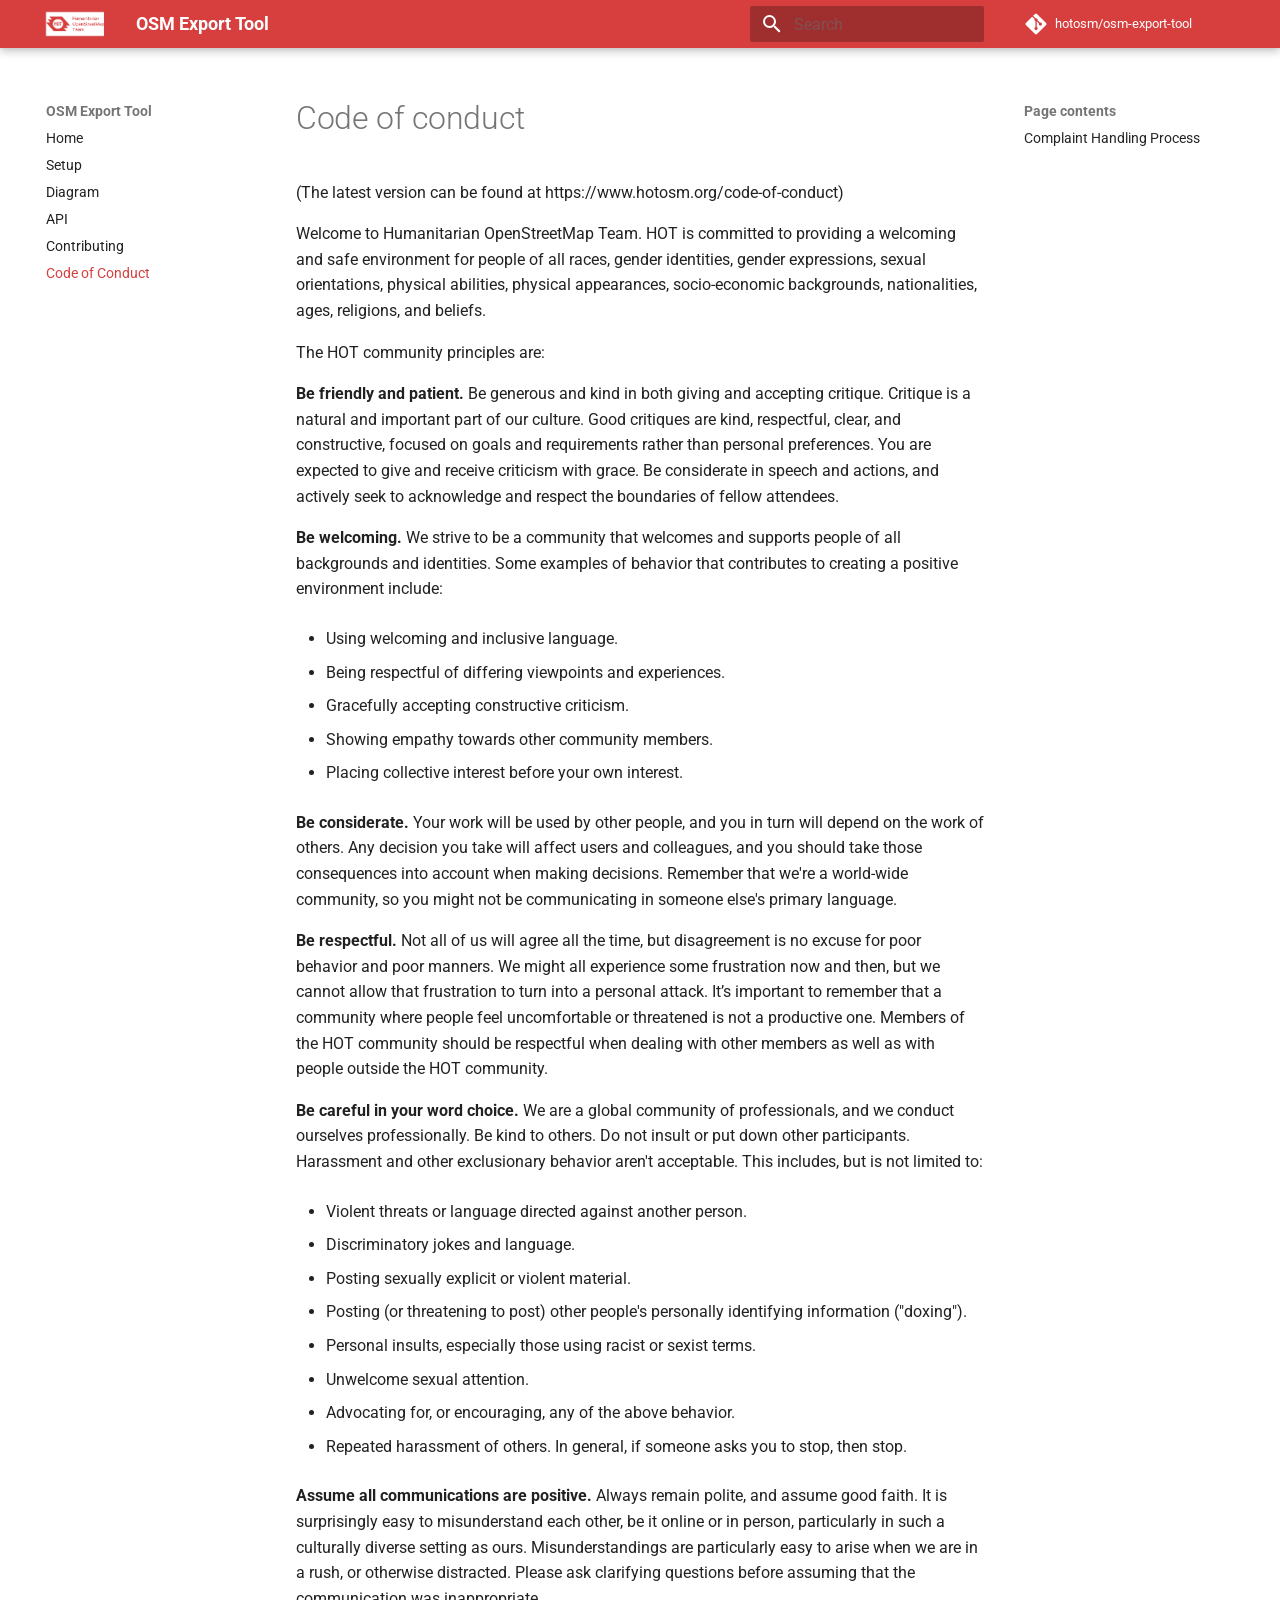
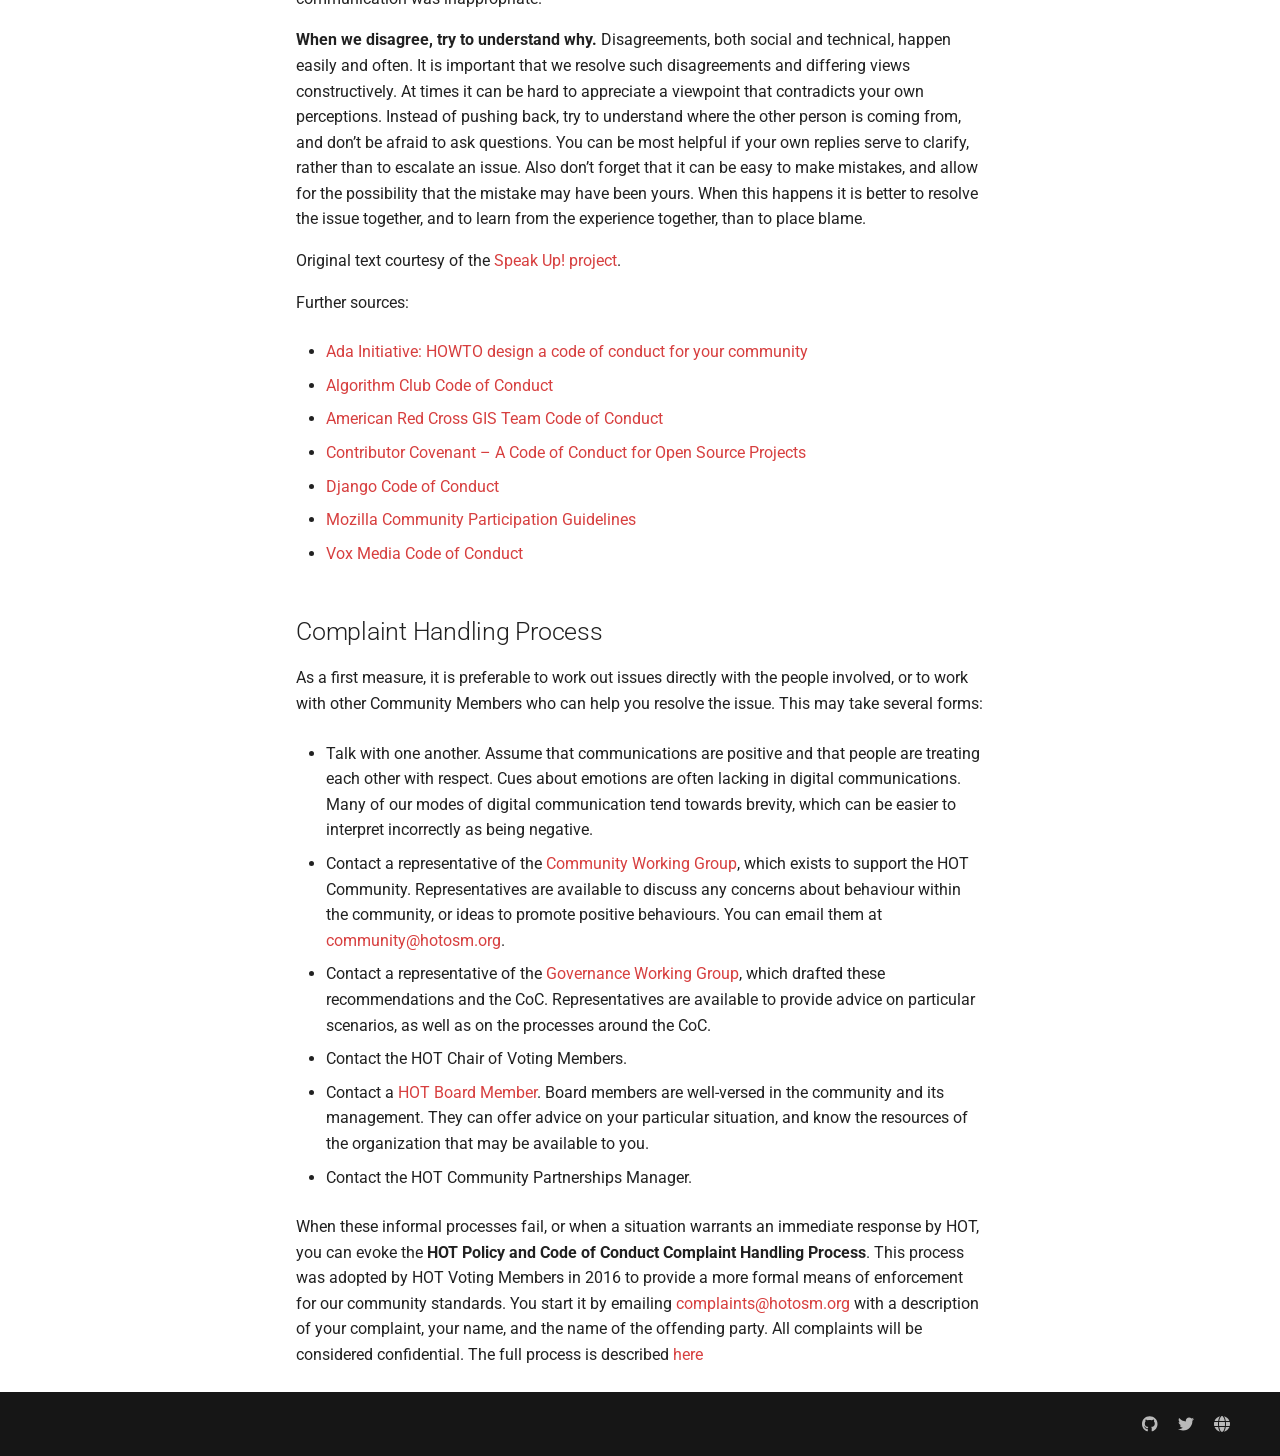
<file: CODE_OF_CONDUCT/index.html>
<!doctype html>
<html lang="en" class="no-js">
  <head>
    
      <meta charset="utf-8">
      <meta name="viewport" content="width=device-width,initial-scale=1">
      
        <meta name="description" content="Web service to download customised OSM data in various file formats.">
      
      
      
        <link rel="canonical" href="https://www.hotosm.org/CODE_OF_CONDUCT/">
      
      
        <link rel="prev" href="../CONTRIBUTING/">
      
      
      
      <link rel="icon" href="../images/favicon.png">
      <meta name="generator" content="mkdocs-1.5.3, mkdocs-material-9.4.6">
    
    
      
        <title>Code of Conduct - OSM Export Tool</title>
      
    
    
      <link rel="stylesheet" href="../assets/stylesheets/main.35e1ed30.min.css">
      
        
        <link rel="stylesheet" href="../assets/stylesheets/palette.356b1318.min.css">
      
      


    
    
      
    
    
      
        
        
        <link rel="preconnect" href="https://fonts.gstatic.com" crossorigin>
        <link rel="stylesheet" href="https://fonts.googleapis.com/css?family=Roboto:300,300i,400,400i,700,700i%7CRoboto+Mono:400,400i,700,700i&display=fallback">
        <style>:root{--md-text-font:"Roboto";--md-code-font:"Roboto Mono"}</style>
      
    
    
      <link rel="stylesheet" href="../css/extra.css">
    
    <script>__md_scope=new URL("..",location),__md_hash=e=>[...e].reduce((e,_)=>(e<<5)-e+_.charCodeAt(0),0),__md_get=(e,_=localStorage,t=__md_scope)=>JSON.parse(_.getItem(t.pathname+"."+e)),__md_set=(e,_,t=localStorage,a=__md_scope)=>{try{t.setItem(a.pathname+"."+e,JSON.stringify(_))}catch(e){}}</script>
    
      

    
    
    
  </head>
  
  
    
    
    
    
    
    <body dir="ltr" data-md-color-scheme="default" data-md-color-primary="custom" data-md-color-accent="indigo">
  
    
    
    <input class="md-toggle" data-md-toggle="drawer" type="checkbox" id="__drawer" autocomplete="off">
    <input class="md-toggle" data-md-toggle="search" type="checkbox" id="__search" autocomplete="off">
    <label class="md-overlay" for="__drawer"></label>
    <div data-md-component="skip">
      
        
        <a href="#code-of-conduct" class="md-skip">
          Skip to content
        </a>
      
    </div>
    <div data-md-component="announce">
      
    </div>
    
    
      

  

<header class="md-header md-header--shadow" data-md-component="header">
  <nav class="md-header__inner md-grid" aria-label="Header">
    <a href=".." title="OSM Export Tool" class="md-header__button md-logo" aria-label="OSM Export Tool" data-md-component="logo">
      
  <img src="../images/hot_logo.png" alt="logo">

    </a>
    <label class="md-header__button md-icon" for="__drawer">
      
      <svg xmlns="http://www.w3.org/2000/svg" viewBox="0 0 24 24"><path d="M3 6h18v2H3V6m0 5h18v2H3v-2m0 5h18v2H3v-2Z"/></svg>
    </label>
    <div class="md-header__title" data-md-component="header-title">
      <div class="md-header__ellipsis">
        <div class="md-header__topic">
          <span class="md-ellipsis">
            OSM Export Tool
          </span>
        </div>
        <div class="md-header__topic" data-md-component="header-topic">
          <span class="md-ellipsis">
            
              Code of Conduct
            
          </span>
        </div>
      </div>
    </div>
    
      
    
    
    
      <label class="md-header__button md-icon" for="__search">
        
        <svg xmlns="http://www.w3.org/2000/svg" viewBox="0 0 24 24"><path d="M9.5 3A6.5 6.5 0 0 1 16 9.5c0 1.61-.59 3.09-1.56 4.23l.27.27h.79l5 5-1.5 1.5-5-5v-.79l-.27-.27A6.516 6.516 0 0 1 9.5 16 6.5 6.5 0 0 1 3 9.5 6.5 6.5 0 0 1 9.5 3m0 2C7 5 5 7 5 9.5S7 14 9.5 14 14 12 14 9.5 12 5 9.5 5Z"/></svg>
      </label>
      <div class="md-search" data-md-component="search" role="dialog">
  <label class="md-search__overlay" for="__search"></label>
  <div class="md-search__inner" role="search">
    <form class="md-search__form" name="search">
      <input type="text" class="md-search__input" name="query" aria-label="Search" placeholder="Search" autocapitalize="off" autocorrect="off" autocomplete="off" spellcheck="false" data-md-component="search-query" required>
      <label class="md-search__icon md-icon" for="__search">
        
        <svg xmlns="http://www.w3.org/2000/svg" viewBox="0 0 24 24"><path d="M9.5 3A6.5 6.5 0 0 1 16 9.5c0 1.61-.59 3.09-1.56 4.23l.27.27h.79l5 5-1.5 1.5-5-5v-.79l-.27-.27A6.516 6.516 0 0 1 9.5 16 6.5 6.5 0 0 1 3 9.5 6.5 6.5 0 0 1 9.5 3m0 2C7 5 5 7 5 9.5S7 14 9.5 14 14 12 14 9.5 12 5 9.5 5Z"/></svg>
        
        <svg xmlns="http://www.w3.org/2000/svg" viewBox="0 0 24 24"><path d="M20 11v2H8l5.5 5.5-1.42 1.42L4.16 12l7.92-7.92L13.5 5.5 8 11h12Z"/></svg>
      </label>
      <nav class="md-search__options" aria-label="Search">
        
        <button type="reset" class="md-search__icon md-icon" title="Clear" aria-label="Clear" tabindex="-1">
          
          <svg xmlns="http://www.w3.org/2000/svg" viewBox="0 0 24 24"><path d="M19 6.41 17.59 5 12 10.59 6.41 5 5 6.41 10.59 12 5 17.59 6.41 19 12 13.41 17.59 19 19 17.59 13.41 12 19 6.41Z"/></svg>
        </button>
      </nav>
      
    </form>
    <div class="md-search__output">
      <div class="md-search__scrollwrap" data-md-scrollfix>
        <div class="md-search-result" data-md-component="search-result">
          <div class="md-search-result__meta">
            Initializing search
          </div>
          <ol class="md-search-result__list" role="presentation"></ol>
        </div>
      </div>
    </div>
  </div>
</div>
    
    
      <div class="md-header__source">
        <a href="https://github.com/hotosm/osm-export-tool/" title="Go to repository" class="md-source" data-md-component="source">
  <div class="md-source__icon md-icon">
    
    <svg xmlns="http://www.w3.org/2000/svg" viewBox="0 0 448 512"><!--! Font Awesome Free 6.4.2 by @fontawesome - https://fontawesome.com License - https://fontawesome.com/license/free (Icons: CC BY 4.0, Fonts: SIL OFL 1.1, Code: MIT License) Copyright 2023 Fonticons, Inc.--><path d="M439.55 236.05 244 40.45a28.87 28.87 0 0 0-40.81 0l-40.66 40.63 51.52 51.52c27.06-9.14 52.68 16.77 43.39 43.68l49.66 49.66c34.23-11.8 61.18 31 35.47 56.69-26.49 26.49-70.21-2.87-56-37.34L240.22 199v121.85c25.3 12.54 22.26 41.85 9.08 55a34.34 34.34 0 0 1-48.55 0c-17.57-17.6-11.07-46.91 11.25-56v-123c-20.8-8.51-24.6-30.74-18.64-45L142.57 101 8.45 235.14a28.86 28.86 0 0 0 0 40.81l195.61 195.6a28.86 28.86 0 0 0 40.8 0l194.69-194.69a28.86 28.86 0 0 0 0-40.81z"/></svg>
  </div>
  <div class="md-source__repository">
    hotosm/osm-export-tool
  </div>
</a>
      </div>
    
  </nav>
  
</header>
    
    <div class="md-container" data-md-component="container">
      
      
        
          
        
      
      <main class="md-main" data-md-component="main">
        <div class="md-main__inner md-grid">
          
            
              
              <div class="md-sidebar md-sidebar--primary" data-md-component="sidebar" data-md-type="navigation" >
                <div class="md-sidebar__scrollwrap">
                  <div class="md-sidebar__inner">
                    



<nav class="md-nav md-nav--primary" aria-label="Navigation" data-md-level="0">
  <label class="md-nav__title" for="__drawer">
    <a href=".." title="OSM Export Tool" class="md-nav__button md-logo" aria-label="OSM Export Tool" data-md-component="logo">
      
  <img src="../images/hot_logo.png" alt="logo">

    </a>
    OSM Export Tool
  </label>
  
    <div class="md-nav__source">
      <a href="https://github.com/hotosm/osm-export-tool/" title="Go to repository" class="md-source" data-md-component="source">
  <div class="md-source__icon md-icon">
    
    <svg xmlns="http://www.w3.org/2000/svg" viewBox="0 0 448 512"><!--! Font Awesome Free 6.4.2 by @fontawesome - https://fontawesome.com License - https://fontawesome.com/license/free (Icons: CC BY 4.0, Fonts: SIL OFL 1.1, Code: MIT License) Copyright 2023 Fonticons, Inc.--><path d="M439.55 236.05 244 40.45a28.87 28.87 0 0 0-40.81 0l-40.66 40.63 51.52 51.52c27.06-9.14 52.68 16.77 43.39 43.68l49.66 49.66c34.23-11.8 61.18 31 35.47 56.69-26.49 26.49-70.21-2.87-56-37.34L240.22 199v121.85c25.3 12.54 22.26 41.85 9.08 55a34.34 34.34 0 0 1-48.55 0c-17.57-17.6-11.07-46.91 11.25-56v-123c-20.8-8.51-24.6-30.74-18.64-45L142.57 101 8.45 235.14a28.86 28.86 0 0 0 0 40.81l195.61 195.6a28.86 28.86 0 0 0 40.8 0l194.69-194.69a28.86 28.86 0 0 0 0-40.81z"/></svg>
  </div>
  <div class="md-source__repository">
    hotosm/osm-export-tool
  </div>
</a>
    </div>
  
  <ul class="md-nav__list" data-md-scrollfix>
    
      
      
  
  
  
    <li class="md-nav__item">
      <a href=".." class="md-nav__link">
        
  
  <span class="md-ellipsis">
    Home
  </span>
  

      </a>
    </li>
  

    
      
      
  
  
  
    <li class="md-nav__item">
      <a href="../setup-development/" class="md-nav__link">
        
  
  <span class="md-ellipsis">
    Setup
  </span>
  

      </a>
    </li>
  

    
      
      
  
  
  
    <li class="md-nav__item">
      <a href="../diagram/" class="md-nav__link">
        
  
  <span class="md-ellipsis">
    Diagram
  </span>
  

      </a>
    </li>
  

    
      
      
  
  
  
    <li class="md-nav__item">
      <a href="https://export.hotosm.org/api/" class="md-nav__link">
        
  
  <span class="md-ellipsis">
    API
  </span>
  

      </a>
    </li>
  

    
      
      
  
  
  
    <li class="md-nav__item">
      <a href="../CONTRIBUTING/" class="md-nav__link">
        
  
  <span class="md-ellipsis">
    Contributing
  </span>
  

      </a>
    </li>
  

    
      
      
  
  
    
  
  
    <li class="md-nav__item md-nav__item--active">
      
      <input class="md-nav__toggle md-toggle" type="checkbox" id="__toc">
      
      
        
      
      
        <label class="md-nav__link md-nav__link--active" for="__toc">
          
  
  <span class="md-ellipsis">
    Code of Conduct
  </span>
  

          <span class="md-nav__icon md-icon"></span>
        </label>
      
      <a href="./" class="md-nav__link md-nav__link--active">
        
  
  <span class="md-ellipsis">
    Code of Conduct
  </span>
  

      </a>
      
        

  

<nav class="md-nav md-nav--secondary" aria-label="Page contents">
  
  
  
    
  
  
    <label class="md-nav__title" for="__toc">
      <span class="md-nav__icon md-icon"></span>
      Page contents
    </label>
    <ul class="md-nav__list" data-md-component="toc" data-md-scrollfix>
      
        <li class="md-nav__item">
  <a href="#complaint-handling-process" class="md-nav__link">
    Complaint Handling Process
  </a>
  
</li>
      
    </ul>
  
</nav>
      
    </li>
  

    
  </ul>
</nav>
                  </div>
                </div>
              </div>
            
            
              
              <div class="md-sidebar md-sidebar--secondary" data-md-component="sidebar" data-md-type="toc" >
                <div class="md-sidebar__scrollwrap">
                  <div class="md-sidebar__inner">
                    

  

<nav class="md-nav md-nav--secondary" aria-label="Page contents">
  
  
  
    
  
  
    <label class="md-nav__title" for="__toc">
      <span class="md-nav__icon md-icon"></span>
      Page contents
    </label>
    <ul class="md-nav__list" data-md-component="toc" data-md-scrollfix>
      
        <li class="md-nav__item">
  <a href="#complaint-handling-process" class="md-nav__link">
    Complaint Handling Process
  </a>
  
</li>
      
    </ul>
  
</nav>
                  </div>
                </div>
              </div>
            
          
          
            <div class="md-content" data-md-component="content">
              <article class="md-content__inner md-typeset">
                
                  

  
  


<h1 id="code-of-conduct">Code of conduct<a class="headerlink" href="#code-of-conduct" title="Permanent link">&para;</a></h1>
<p>(The latest version can be found at https://www.hotosm.org/code-of-conduct)</p>
<p>Welcome to Humanitarian OpenStreetMap Team. HOT is committed to providing a welcoming and safe environment for people of all races, gender identities, gender expressions, sexual orientations, physical abilities, physical appearances, socio-economic backgrounds, nationalities, ages, religions, and beliefs.</p>
<p>The HOT community principles are:</p>
<p><strong>Be friendly and patient.</strong> Be generous and kind in both giving and accepting critique. Critique is a natural and important part of our culture. Good critiques are kind, respectful, clear, and constructive, focused on goals and requirements rather than personal preferences. You are expected to give and receive criticism with grace. Be considerate in speech and actions, and actively seek to acknowledge and respect the boundaries of fellow attendees.</p>
<p><strong>Be welcoming.</strong> We strive to be a community that welcomes and supports people of all backgrounds and identities. Some examples of behavior that contributes to creating a positive environment include:</p>
<ul>
<li>
<p>Using welcoming and inclusive language.</p>
</li>
<li>
<p>Being respectful of differing viewpoints and experiences.</p>
</li>
<li>
<p>Gracefully accepting constructive criticism.</p>
</li>
<li>
<p>Showing empathy towards other community members.</p>
</li>
<li>
<p>Placing collective interest before your own interest.</p>
</li>
</ul>
<p><strong>Be considerate.</strong> Your work will be used by other people, and you in turn will depend on the work of others. Any decision you take will affect users and colleagues, and you should take those consequences into account when making decisions. Remember that we're a world-wide community, so you might not be communicating in someone else's primary language.</p>
<p><strong>Be respectful.</strong> Not all of us will agree all the time, but disagreement is no excuse for poor behavior and poor manners. We might all experience some frustration now and then, but we cannot allow that frustration to turn into a personal attack. It’s important to remember that a community where people feel uncomfortable or threatened is not a productive one. Members of the HOT community should be respectful when dealing with other members as well as with people outside the HOT community.</p>
<p><strong>Be careful in your word choice.</strong> We are a global community of professionals, and we conduct ourselves professionally. Be kind to others. Do not insult or put down other participants. Harassment and other exclusionary behavior aren't acceptable. This includes, but is not limited to:</p>
<ul>
<li>
<p>Violent threats or language directed against another person.</p>
</li>
<li>
<p>Discriminatory jokes and language.</p>
</li>
<li>
<p>Posting sexually explicit or violent material.</p>
</li>
<li>
<p>Posting (or threatening to post) other people's personally identifying information ("doxing").</p>
</li>
<li>
<p>Personal insults, especially those using racist or sexist terms.</p>
</li>
<li>
<p>Unwelcome sexual attention.</p>
</li>
<li>
<p>Advocating for, or encouraging, any of the above behavior.</p>
</li>
<li>
<p>Repeated harassment of others. In general, if someone asks you to stop, then stop.</p>
</li>
</ul>
<p><strong>Assume all communications are positive.</strong> Always remain polite, and assume good faith. It is surprisingly easy to misunderstand each other, be it online or in person, particularly in such a culturally diverse setting as ours. Misunderstandings are particularly easy to arise when we are in a rush, or otherwise distracted. Please ask clarifying questions before assuming that the communication was inappropriate.</p>
<p><strong>When we disagree, try to understand why.</strong> Disagreements, both social and technical, happen easily and often. It is important that we resolve such disagreements and differing views constructively. At times it can be hard to appreciate a viewpoint that contradicts your own perceptions. Instead of pushing back, try to understand where the other person is coming from, and don’t be afraid to ask questions. You can be most helpful if your own replies serve to clarify, rather than to escalate an issue. Also don’t forget that it can be easy to make mistakes, and allow for the possibility that the mistake may have been yours. When this happens it is better to resolve the issue together, and to learn from the experience together, than to place blame.</p>
<p>Original text courtesy of the <a href="http://web.archive.org/web/20141109123859/http://speakup.io/coc.html">Speak Up! project</a>.</p>
<p>Further sources:</p>
<ul>
<li>
<p><a href="https://adainitiative.org/2014/02/18/howto-design-a-code-of-conduct-for-your-community/">Ada Initiative: HOWTO design a code of conduct for your community</a></p>
</li>
<li>
<p><a href="https://github.com/drtortoise/critical-algorithm-studies/blob/master/code-of-conduct.md">Algorithm Club Code of Conduct</a></p>
</li>
<li>
<p><a href="https://github.com/AmericanRedCross/team-code-of-conduct">American Red Cross GIS Team Code of Conduct</a></p>
</li>
<li>
<p><a href="http://contributor-covenant.org/">Contributor Covenant – A Code of Conduct for Open Source Projects</a></p>
</li>
<li>
<p><a href="https://www.djangoproject.com/conduct/">Django Code of Conduct</a></p>
</li>
<li>
<p><a href="https://www.mozilla.org/en-US/about/governance/policies/participation/">Mozilla Community Participation Guidelines</a></p>
</li>
<li>
<p><a href="http://code-of-conduct.voxmedia.com/">Vox Media Code of Conduct</a></p>
</li>
</ul>
<h2 id="complaint-handling-process">Complaint Handling Process<a class="headerlink" href="#complaint-handling-process" title="Permanent link">&para;</a></h2>
<p>As a first measure, it is preferable to work out issues directly with the people involved, or to work with other Community Members who can help you resolve the issue. This may take several forms:</p>
<ul>
<li>
<p>Talk with one another. Assume that communications are positive and that people are treating each other with respect. Cues about emotions are often lacking in digital communications. Many of our modes of digital communication tend towards brevity, which can be easier to interpret incorrectly as being negative.</p>
</li>
<li>
<p>Contact a representative of the <a href="https://www.hotosm.org/community/working-groups/">Community Working Group</a>, which exists to support the HOT Community. Representatives are available to discuss any concerns about behaviour within the community, or ideas to promote positive behaviours. You can email them at <a href="mailto:community@hotosm.org">community@hotosm.org</a>.</p>
</li>
<li>
<p>Contact a representative of the <a href="https://www.hotosm.org/community/working-groups/">Governance Working Group</a>, which drafted these recommendations and the CoC. Representatives are available to provide advice on particular scenarios, as well as on the processes around the CoC.</p>
</li>
<li>
<p>Contact the HOT Chair of Voting Members.</p>
</li>
<li>
<p>Contact a <a href="https://www.hotosm.org/board">HOT Board Member</a>. Board members are well-versed in the community and its management. They can offer advice on your particular situation, and know the resources of the organization that may be available to you.</p>
</li>
<li>
<p>Contact the HOT Community Partnerships Manager.</p>
</li>
</ul>
<p>When these informal processes fail, or when a situation warrants an immediate response by HOT, you can evoke the <strong>HOT Policy and Code of Conduct Complaint Handling Process</strong>. This process was adopted by HOT Voting Members in 2016 to provide a more formal means of enforcement for our community standards. You start it by emailing <a href="mailto:compaints@hotosm.org">complaints@hotosm.org</a> with a description of your complaint, your name, and the name of the offending party. All complaints will be considered confidential. The full process is described <a href="https://docs.google.com/document/d/1xb-SPADtSbgwl6mAgglHMPHpknt-E7lKRoIcSbW431A/edit">here</a></p>





                
              </article>
            </div>
          
          
        </div>
        
      </main>
      
        <footer class="md-footer">
  
  <div class="md-footer-meta md-typeset">
    <div class="md-footer-meta__inner md-grid">
      <div class="md-copyright">
  
  
</div>
      
        <div class="md-social">
  
    
    
    
    
      
      
    
    <a href="https://github.com/hotosm/" target="_blank" rel="noopener" title="github.com" class="md-social__link">
      <svg xmlns="http://www.w3.org/2000/svg" viewBox="0 0 496 512"><!--! Font Awesome Free 6.4.2 by @fontawesome - https://fontawesome.com License - https://fontawesome.com/license/free (Icons: CC BY 4.0, Fonts: SIL OFL 1.1, Code: MIT License) Copyright 2023 Fonticons, Inc.--><path d="M165.9 397.4c0 2-2.3 3.6-5.2 3.6-3.3.3-5.6-1.3-5.6-3.6 0-2 2.3-3.6 5.2-3.6 3-.3 5.6 1.3 5.6 3.6zm-31.1-4.5c-.7 2 1.3 4.3 4.3 4.9 2.6 1 5.6 0 6.2-2s-1.3-4.3-4.3-5.2c-2.6-.7-5.5.3-6.2 2.3zm44.2-1.7c-2.9.7-4.9 2.6-4.6 4.9.3 2 2.9 3.3 5.9 2.6 2.9-.7 4.9-2.6 4.6-4.6-.3-1.9-3-3.2-5.9-2.9zM244.8 8C106.1 8 0 113.3 0 252c0 110.9 69.8 205.8 169.5 239.2 12.8 2.3 17.3-5.6 17.3-12.1 0-6.2-.3-40.4-.3-61.4 0 0-70 15-84.7-29.8 0 0-11.4-29.1-27.8-36.6 0 0-22.9-15.7 1.6-15.4 0 0 24.9 2 38.6 25.8 21.9 38.6 58.6 27.5 72.9 20.9 2.3-16 8.8-27.1 16-33.7-55.9-6.2-112.3-14.3-112.3-110.5 0-27.5 7.6-41.3 23.6-58.9-2.6-6.5-11.1-33.3 2.6-67.9 20.9-6.5 69 27 69 27 20-5.6 41.5-8.5 62.8-8.5s42.8 2.9 62.8 8.5c0 0 48.1-33.6 69-27 13.7 34.7 5.2 61.4 2.6 67.9 16 17.7 25.8 31.5 25.8 58.9 0 96.5-58.9 104.2-114.8 110.5 9.2 7.9 17 22.9 17 46.4 0 33.7-.3 75.4-.3 83.6 0 6.5 4.6 14.4 17.3 12.1C428.2 457.8 496 362.9 496 252 496 113.3 383.5 8 244.8 8zM97.2 352.9c-1.3 1-1 3.3.7 5.2 1.6 1.6 3.9 2.3 5.2 1 1.3-1 1-3.3-.7-5.2-1.6-1.6-3.9-2.3-5.2-1zm-10.8-8.1c-.7 1.3.3 2.9 2.3 3.9 1.6 1 3.6.7 4.3-.7.7-1.3-.3-2.9-2.3-3.9-2-.6-3.6-.3-4.3.7zm32.4 35.6c-1.6 1.3-1 4.3 1.3 6.2 2.3 2.3 5.2 2.6 6.5 1 1.3-1.3.7-4.3-1.3-6.2-2.2-2.3-5.2-2.6-6.5-1zm-11.4-14.7c-1.6 1-1.6 3.6 0 5.9 1.6 2.3 4.3 3.3 5.6 2.3 1.6-1.3 1.6-3.9 0-6.2-1.4-2.3-4-3.3-5.6-2z"/></svg>
    </a>
  
    
    
    
    
      
      
    
    <a href="https://twitter.com/hotosm" target="_blank" rel="noopener" title="twitter.com" class="md-social__link">
      <svg xmlns="http://www.w3.org/2000/svg" viewBox="0 0 512 512"><!--! Font Awesome Free 6.4.2 by @fontawesome - https://fontawesome.com License - https://fontawesome.com/license/free (Icons: CC BY 4.0, Fonts: SIL OFL 1.1, Code: MIT License) Copyright 2023 Fonticons, Inc.--><path d="M459.37 151.716c.325 4.548.325 9.097.325 13.645 0 138.72-105.583 298.558-298.558 298.558-59.452 0-114.68-17.219-161.137-47.106 8.447.974 16.568 1.299 25.34 1.299 49.055 0 94.213-16.568 130.274-44.832-46.132-.975-84.792-31.188-98.112-72.772 6.498.974 12.995 1.624 19.818 1.624 9.421 0 18.843-1.3 27.614-3.573-48.081-9.747-84.143-51.98-84.143-102.985v-1.299c13.969 7.797 30.214 12.67 47.431 13.319-28.264-18.843-46.781-51.005-46.781-87.391 0-19.492 5.197-37.36 14.294-52.954 51.655 63.675 129.3 105.258 216.365 109.807-1.624-7.797-2.599-15.918-2.599-24.04 0-57.828 46.782-104.934 104.934-104.934 30.213 0 57.502 12.67 76.67 33.137 23.715-4.548 46.456-13.32 66.599-25.34-7.798 24.366-24.366 44.833-46.132 57.827 21.117-2.273 41.584-8.122 60.426-16.243-14.292 20.791-32.161 39.308-52.628 54.253z"/></svg>
    </a>
  
    
    
    
    
      
      
    
    <a href="https://www.hotosm.org" target="_blank" rel="noopener" title="www.hotosm.org" class="md-social__link">
      <svg xmlns="http://www.w3.org/2000/svg" viewBox="0 0 512 512"><!--! Font Awesome Free 6.4.2 by @fontawesome - https://fontawesome.com License - https://fontawesome.com/license/free (Icons: CC BY 4.0, Fonts: SIL OFL 1.1, Code: MIT License) Copyright 2023 Fonticons, Inc.--><path d="M352 256c0 22.2-1.2 43.6-3.3 64H163.3c-2.2-20.4-3.3-41.8-3.3-64s1.2-43.6 3.3-64h185.4c2.2 20.4 3.3 41.8 3.3 64zm28.8-64h123.1c5.3 20.5 8.1 41.9 8.1 64s-2.8 43.5-8.1 64H380.8c2.1-20.6 3.2-42 3.2-64s-1.1-43.4-3.2-64zm112.6-32H376.7c-10-63.9-29.8-117.4-55.3-151.6 78.3 20.7 142 77.5 171.9 151.6zm-149.1 0H167.7c6.1-36.4 15.5-68.6 27-94.7 10.5-23.6 22.2-40.7 33.5-51.5C239.4 3.2 248.7 0 256 0s16.6 3.2 27.8 13.8c11.3 10.8 23 27.9 33.5 51.5 11.6 26 20.9 58.2 27 94.7zm-209 0H18.6c30-74.1 93.6-130.9 172-151.6-25.5 34.2-45.3 87.7-55.3 151.6zM8.1 192h123.1c-2.1 20.6-3.2 42-3.2 64s1.1 43.4 3.2 64H8.1C2.8 299.5 0 278.1 0 256s2.8-43.5 8.1-64zm186.6 254.6c-11.6-26-20.9-58.2-27-94.6h176.6c-6.1 36.4-15.5 68.6-27 94.6-10.5 23.6-22.2 40.7-33.5 51.5-11.2 10.7-20.5 13.9-27.8 13.9s-16.6-3.2-27.8-13.8c-11.3-10.8-23-27.9-33.5-51.5zM135.3 352c10 63.9 29.8 117.4 55.3 151.6-78.4-20.7-142-77.5-172-151.6h116.7zm358.1 0c-30 74.1-93.6 130.9-171.9 151.6 25.5-34.2 45.2-87.7 55.3-151.6h116.6z"/></svg>
    </a>
  
</div>
      
    </div>
  </div>
</footer>
      
    </div>
    <div class="md-dialog" data-md-component="dialog">
      <div class="md-dialog__inner md-typeset"></div>
    </div>
    
    
    <script id="__config" type="application/json">{"base": "..", "features": [], "search": "../assets/javascripts/workers/search.f886a092.min.js", "translations": {"clipboard.copied": "Copied to clipboard", "clipboard.copy": "Copy to clipboard", "search.result.more.one": "1 more on this page", "search.result.more.other": "# more on this page", "search.result.none": "No matching documents", "search.result.one": "1 matching document", "search.result.other": "# matching documents", "search.result.placeholder": "Type to start searching", "search.result.term.missing": "Missing", "select.version": "Select version"}}</script>
    
    
      <script src="../assets/javascripts/bundle.aecac24b.min.js"></script>
      
    
  </body>
</html>
</file>
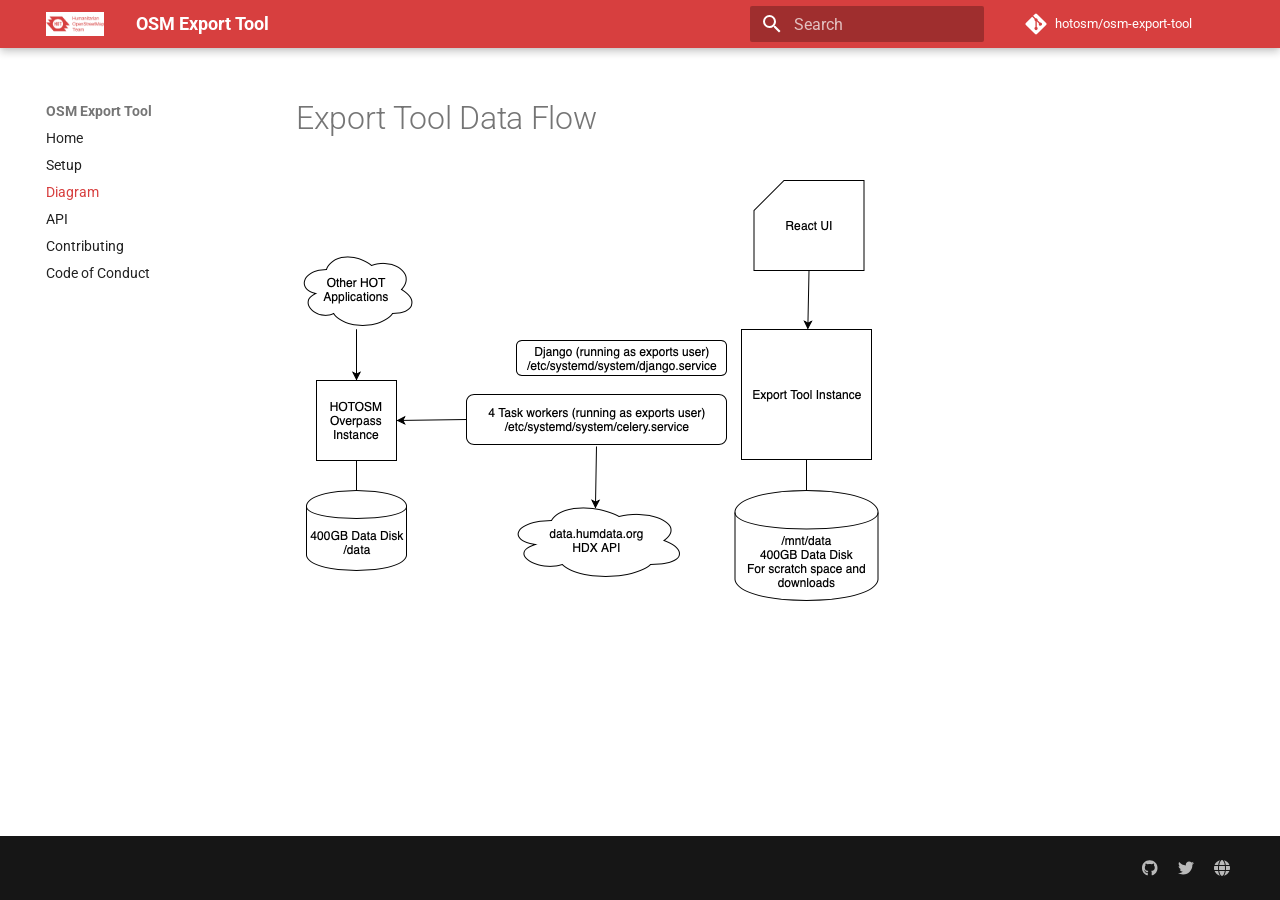
<file: diagram/index.html>
<!doctype html>
<html lang="en" class="no-js">
  <head>
    
      <meta charset="utf-8">
      <meta name="viewport" content="width=device-width,initial-scale=1">
      
        <meta name="description" content="Web service to download customised OSM data in various file formats.">
      
      
      
        <link rel="canonical" href="https://www.hotosm.org/diagram/">
      
      
        <link rel="prev" href="../setup-development/">
      
      
        <link rel="next" href="../CONTRIBUTING/">
      
      
      <link rel="icon" href="../images/favicon.png">
      <meta name="generator" content="mkdocs-1.5.3, mkdocs-material-9.4.6">
    
    
      
        <title>Diagram - OSM Export Tool</title>
      
    
    
      <link rel="stylesheet" href="../assets/stylesheets/main.35e1ed30.min.css">
      
        
        <link rel="stylesheet" href="../assets/stylesheets/palette.356b1318.min.css">
      
      


    
    
      
    
    
      
        
        
        <link rel="preconnect" href="https://fonts.gstatic.com" crossorigin>
        <link rel="stylesheet" href="https://fonts.googleapis.com/css?family=Roboto:300,300i,400,400i,700,700i%7CRoboto+Mono:400,400i,700,700i&display=fallback">
        <style>:root{--md-text-font:"Roboto";--md-code-font:"Roboto Mono"}</style>
      
    
    
      <link rel="stylesheet" href="../css/extra.css">
    
    <script>__md_scope=new URL("..",location),__md_hash=e=>[...e].reduce((e,_)=>(e<<5)-e+_.charCodeAt(0),0),__md_get=(e,_=localStorage,t=__md_scope)=>JSON.parse(_.getItem(t.pathname+"."+e)),__md_set=(e,_,t=localStorage,a=__md_scope)=>{try{t.setItem(a.pathname+"."+e,JSON.stringify(_))}catch(e){}}</script>
    
      

    
    
    
  </head>
  
  
    
    
    
    
    
    <body dir="ltr" data-md-color-scheme="default" data-md-color-primary="custom" data-md-color-accent="indigo">
  
    
    
    <input class="md-toggle" data-md-toggle="drawer" type="checkbox" id="__drawer" autocomplete="off">
    <input class="md-toggle" data-md-toggle="search" type="checkbox" id="__search" autocomplete="off">
    <label class="md-overlay" for="__drawer"></label>
    <div data-md-component="skip">
      
        
        <a href="#export-tool-data-flow" class="md-skip">
          Skip to content
        </a>
      
    </div>
    <div data-md-component="announce">
      
    </div>
    
    
      

  

<header class="md-header md-header--shadow" data-md-component="header">
  <nav class="md-header__inner md-grid" aria-label="Header">
    <a href=".." title="OSM Export Tool" class="md-header__button md-logo" aria-label="OSM Export Tool" data-md-component="logo">
      
  <img src="../images/hot_logo.png" alt="logo">

    </a>
    <label class="md-header__button md-icon" for="__drawer">
      
      <svg xmlns="http://www.w3.org/2000/svg" viewBox="0 0 24 24"><path d="M3 6h18v2H3V6m0 5h18v2H3v-2m0 5h18v2H3v-2Z"/></svg>
    </label>
    <div class="md-header__title" data-md-component="header-title">
      <div class="md-header__ellipsis">
        <div class="md-header__topic">
          <span class="md-ellipsis">
            OSM Export Tool
          </span>
        </div>
        <div class="md-header__topic" data-md-component="header-topic">
          <span class="md-ellipsis">
            
              Diagram
            
          </span>
        </div>
      </div>
    </div>
    
      
    
    
    
      <label class="md-header__button md-icon" for="__search">
        
        <svg xmlns="http://www.w3.org/2000/svg" viewBox="0 0 24 24"><path d="M9.5 3A6.5 6.5 0 0 1 16 9.5c0 1.61-.59 3.09-1.56 4.23l.27.27h.79l5 5-1.5 1.5-5-5v-.79l-.27-.27A6.516 6.516 0 0 1 9.5 16 6.5 6.5 0 0 1 3 9.5 6.5 6.5 0 0 1 9.5 3m0 2C7 5 5 7 5 9.5S7 14 9.5 14 14 12 14 9.5 12 5 9.5 5Z"/></svg>
      </label>
      <div class="md-search" data-md-component="search" role="dialog">
  <label class="md-search__overlay" for="__search"></label>
  <div class="md-search__inner" role="search">
    <form class="md-search__form" name="search">
      <input type="text" class="md-search__input" name="query" aria-label="Search" placeholder="Search" autocapitalize="off" autocorrect="off" autocomplete="off" spellcheck="false" data-md-component="search-query" required>
      <label class="md-search__icon md-icon" for="__search">
        
        <svg xmlns="http://www.w3.org/2000/svg" viewBox="0 0 24 24"><path d="M9.5 3A6.5 6.5 0 0 1 16 9.5c0 1.61-.59 3.09-1.56 4.23l.27.27h.79l5 5-1.5 1.5-5-5v-.79l-.27-.27A6.516 6.516 0 0 1 9.5 16 6.5 6.5 0 0 1 3 9.5 6.5 6.5 0 0 1 9.5 3m0 2C7 5 5 7 5 9.5S7 14 9.5 14 14 12 14 9.5 12 5 9.5 5Z"/></svg>
        
        <svg xmlns="http://www.w3.org/2000/svg" viewBox="0 0 24 24"><path d="M20 11v2H8l5.5 5.5-1.42 1.42L4.16 12l7.92-7.92L13.5 5.5 8 11h12Z"/></svg>
      </label>
      <nav class="md-search__options" aria-label="Search">
        
        <button type="reset" class="md-search__icon md-icon" title="Clear" aria-label="Clear" tabindex="-1">
          
          <svg xmlns="http://www.w3.org/2000/svg" viewBox="0 0 24 24"><path d="M19 6.41 17.59 5 12 10.59 6.41 5 5 6.41 10.59 12 5 17.59 6.41 19 12 13.41 17.59 19 19 17.59 13.41 12 19 6.41Z"/></svg>
        </button>
      </nav>
      
    </form>
    <div class="md-search__output">
      <div class="md-search__scrollwrap" data-md-scrollfix>
        <div class="md-search-result" data-md-component="search-result">
          <div class="md-search-result__meta">
            Initializing search
          </div>
          <ol class="md-search-result__list" role="presentation"></ol>
        </div>
      </div>
    </div>
  </div>
</div>
    
    
      <div class="md-header__source">
        <a href="https://github.com/hotosm/osm-export-tool/" title="Go to repository" class="md-source" data-md-component="source">
  <div class="md-source__icon md-icon">
    
    <svg xmlns="http://www.w3.org/2000/svg" viewBox="0 0 448 512"><!--! Font Awesome Free 6.4.2 by @fontawesome - https://fontawesome.com License - https://fontawesome.com/license/free (Icons: CC BY 4.0, Fonts: SIL OFL 1.1, Code: MIT License) Copyright 2023 Fonticons, Inc.--><path d="M439.55 236.05 244 40.45a28.87 28.87 0 0 0-40.81 0l-40.66 40.63 51.52 51.52c27.06-9.14 52.68 16.77 43.39 43.68l49.66 49.66c34.23-11.8 61.18 31 35.47 56.69-26.49 26.49-70.21-2.87-56-37.34L240.22 199v121.85c25.3 12.54 22.26 41.85 9.08 55a34.34 34.34 0 0 1-48.55 0c-17.57-17.6-11.07-46.91 11.25-56v-123c-20.8-8.51-24.6-30.74-18.64-45L142.57 101 8.45 235.14a28.86 28.86 0 0 0 0 40.81l195.61 195.6a28.86 28.86 0 0 0 40.8 0l194.69-194.69a28.86 28.86 0 0 0 0-40.81z"/></svg>
  </div>
  <div class="md-source__repository">
    hotosm/osm-export-tool
  </div>
</a>
      </div>
    
  </nav>
  
</header>
    
    <div class="md-container" data-md-component="container">
      
      
        
          
        
      
      <main class="md-main" data-md-component="main">
        <div class="md-main__inner md-grid">
          
            
              
              <div class="md-sidebar md-sidebar--primary" data-md-component="sidebar" data-md-type="navigation" >
                <div class="md-sidebar__scrollwrap">
                  <div class="md-sidebar__inner">
                    



<nav class="md-nav md-nav--primary" aria-label="Navigation" data-md-level="0">
  <label class="md-nav__title" for="__drawer">
    <a href=".." title="OSM Export Tool" class="md-nav__button md-logo" aria-label="OSM Export Tool" data-md-component="logo">
      
  <img src="../images/hot_logo.png" alt="logo">

    </a>
    OSM Export Tool
  </label>
  
    <div class="md-nav__source">
      <a href="https://github.com/hotosm/osm-export-tool/" title="Go to repository" class="md-source" data-md-component="source">
  <div class="md-source__icon md-icon">
    
    <svg xmlns="http://www.w3.org/2000/svg" viewBox="0 0 448 512"><!--! Font Awesome Free 6.4.2 by @fontawesome - https://fontawesome.com License - https://fontawesome.com/license/free (Icons: CC BY 4.0, Fonts: SIL OFL 1.1, Code: MIT License) Copyright 2023 Fonticons, Inc.--><path d="M439.55 236.05 244 40.45a28.87 28.87 0 0 0-40.81 0l-40.66 40.63 51.52 51.52c27.06-9.14 52.68 16.77 43.39 43.68l49.66 49.66c34.23-11.8 61.18 31 35.47 56.69-26.49 26.49-70.21-2.87-56-37.34L240.22 199v121.85c25.3 12.54 22.26 41.85 9.08 55a34.34 34.34 0 0 1-48.55 0c-17.57-17.6-11.07-46.91 11.25-56v-123c-20.8-8.51-24.6-30.74-18.64-45L142.57 101 8.45 235.14a28.86 28.86 0 0 0 0 40.81l195.61 195.6a28.86 28.86 0 0 0 40.8 0l194.69-194.69a28.86 28.86 0 0 0 0-40.81z"/></svg>
  </div>
  <div class="md-source__repository">
    hotosm/osm-export-tool
  </div>
</a>
    </div>
  
  <ul class="md-nav__list" data-md-scrollfix>
    
      
      
  
  
  
    <li class="md-nav__item">
      <a href=".." class="md-nav__link">
        
  
  <span class="md-ellipsis">
    Home
  </span>
  

      </a>
    </li>
  

    
      
      
  
  
  
    <li class="md-nav__item">
      <a href="../setup-development/" class="md-nav__link">
        
  
  <span class="md-ellipsis">
    Setup
  </span>
  

      </a>
    </li>
  

    
      
      
  
  
    
  
  
    <li class="md-nav__item md-nav__item--active">
      
      <input class="md-nav__toggle md-toggle" type="checkbox" id="__toc">
      
      
        
      
      
      <a href="./" class="md-nav__link md-nav__link--active">
        
  
  <span class="md-ellipsis">
    Diagram
  </span>
  

      </a>
      
    </li>
  

    
      
      
  
  
  
    <li class="md-nav__item">
      <a href="https://export.hotosm.org/api/" class="md-nav__link">
        
  
  <span class="md-ellipsis">
    API
  </span>
  

      </a>
    </li>
  

    
      
      
  
  
  
    <li class="md-nav__item">
      <a href="../CONTRIBUTING/" class="md-nav__link">
        
  
  <span class="md-ellipsis">
    Contributing
  </span>
  

      </a>
    </li>
  

    
      
      
  
  
  
    <li class="md-nav__item">
      <a href="../CODE_OF_CONDUCT/" class="md-nav__link">
        
  
  <span class="md-ellipsis">
    Code of Conduct
  </span>
  

      </a>
    </li>
  

    
  </ul>
</nav>
                  </div>
                </div>
              </div>
            
            
              
              <div class="md-sidebar md-sidebar--secondary" data-md-component="sidebar" data-md-type="toc" >
                <div class="md-sidebar__scrollwrap">
                  <div class="md-sidebar__inner">
                    

  

<nav class="md-nav md-nav--secondary" aria-label="Page contents">
  
  
  
    
  
  
</nav>
                  </div>
                </div>
              </div>
            
          
          
            <div class="md-content" data-md-component="content">
              <article class="md-content__inner md-typeset">
                
                  

  
  


<h1 id="export-tool-data-flow">Export Tool Data Flow<a class="headerlink" href="#export-tool-data-flow" title="Permanent link">&para;</a></h1>
<p><img alt="diagram" src="../images/diagram.png" /></p>





                
              </article>
            </div>
          
          
        </div>
        
      </main>
      
        <footer class="md-footer">
  
  <div class="md-footer-meta md-typeset">
    <div class="md-footer-meta__inner md-grid">
      <div class="md-copyright">
  
  
</div>
      
        <div class="md-social">
  
    
    
    
    
      
      
    
    <a href="https://github.com/hotosm/" target="_blank" rel="noopener" title="github.com" class="md-social__link">
      <svg xmlns="http://www.w3.org/2000/svg" viewBox="0 0 496 512"><!--! Font Awesome Free 6.4.2 by @fontawesome - https://fontawesome.com License - https://fontawesome.com/license/free (Icons: CC BY 4.0, Fonts: SIL OFL 1.1, Code: MIT License) Copyright 2023 Fonticons, Inc.--><path d="M165.9 397.4c0 2-2.3 3.6-5.2 3.6-3.3.3-5.6-1.3-5.6-3.6 0-2 2.3-3.6 5.2-3.6 3-.3 5.6 1.3 5.6 3.6zm-31.1-4.5c-.7 2 1.3 4.3 4.3 4.9 2.6 1 5.6 0 6.2-2s-1.3-4.3-4.3-5.2c-2.6-.7-5.5.3-6.2 2.3zm44.2-1.7c-2.9.7-4.9 2.6-4.6 4.9.3 2 2.9 3.3 5.9 2.6 2.9-.7 4.9-2.6 4.6-4.6-.3-1.9-3-3.2-5.9-2.9zM244.8 8C106.1 8 0 113.3 0 252c0 110.9 69.8 205.8 169.5 239.2 12.8 2.3 17.3-5.6 17.3-12.1 0-6.2-.3-40.4-.3-61.4 0 0-70 15-84.7-29.8 0 0-11.4-29.1-27.8-36.6 0 0-22.9-15.7 1.6-15.4 0 0 24.9 2 38.6 25.8 21.9 38.6 58.6 27.5 72.9 20.9 2.3-16 8.8-27.1 16-33.7-55.9-6.2-112.3-14.3-112.3-110.5 0-27.5 7.6-41.3 23.6-58.9-2.6-6.5-11.1-33.3 2.6-67.9 20.9-6.5 69 27 69 27 20-5.6 41.5-8.5 62.8-8.5s42.8 2.9 62.8 8.5c0 0 48.1-33.6 69-27 13.7 34.7 5.2 61.4 2.6 67.9 16 17.7 25.8 31.5 25.8 58.9 0 96.5-58.9 104.2-114.8 110.5 9.2 7.9 17 22.9 17 46.4 0 33.7-.3 75.4-.3 83.6 0 6.5 4.6 14.4 17.3 12.1C428.2 457.8 496 362.9 496 252 496 113.3 383.5 8 244.8 8zM97.2 352.9c-1.3 1-1 3.3.7 5.2 1.6 1.6 3.9 2.3 5.2 1 1.3-1 1-3.3-.7-5.2-1.6-1.6-3.9-2.3-5.2-1zm-10.8-8.1c-.7 1.3.3 2.9 2.3 3.9 1.6 1 3.6.7 4.3-.7.7-1.3-.3-2.9-2.3-3.9-2-.6-3.6-.3-4.3.7zm32.4 35.6c-1.6 1.3-1 4.3 1.3 6.2 2.3 2.3 5.2 2.6 6.5 1 1.3-1.3.7-4.3-1.3-6.2-2.2-2.3-5.2-2.6-6.5-1zm-11.4-14.7c-1.6 1-1.6 3.6 0 5.9 1.6 2.3 4.3 3.3 5.6 2.3 1.6-1.3 1.6-3.9 0-6.2-1.4-2.3-4-3.3-5.6-2z"/></svg>
    </a>
  
    
    
    
    
      
      
    
    <a href="https://twitter.com/hotosm" target="_blank" rel="noopener" title="twitter.com" class="md-social__link">
      <svg xmlns="http://www.w3.org/2000/svg" viewBox="0 0 512 512"><!--! Font Awesome Free 6.4.2 by @fontawesome - https://fontawesome.com License - https://fontawesome.com/license/free (Icons: CC BY 4.0, Fonts: SIL OFL 1.1, Code: MIT License) Copyright 2023 Fonticons, Inc.--><path d="M459.37 151.716c.325 4.548.325 9.097.325 13.645 0 138.72-105.583 298.558-298.558 298.558-59.452 0-114.68-17.219-161.137-47.106 8.447.974 16.568 1.299 25.34 1.299 49.055 0 94.213-16.568 130.274-44.832-46.132-.975-84.792-31.188-98.112-72.772 6.498.974 12.995 1.624 19.818 1.624 9.421 0 18.843-1.3 27.614-3.573-48.081-9.747-84.143-51.98-84.143-102.985v-1.299c13.969 7.797 30.214 12.67 47.431 13.319-28.264-18.843-46.781-51.005-46.781-87.391 0-19.492 5.197-37.36 14.294-52.954 51.655 63.675 129.3 105.258 216.365 109.807-1.624-7.797-2.599-15.918-2.599-24.04 0-57.828 46.782-104.934 104.934-104.934 30.213 0 57.502 12.67 76.67 33.137 23.715-4.548 46.456-13.32 66.599-25.34-7.798 24.366-24.366 44.833-46.132 57.827 21.117-2.273 41.584-8.122 60.426-16.243-14.292 20.791-32.161 39.308-52.628 54.253z"/></svg>
    </a>
  
    
    
    
    
      
      
    
    <a href="https://www.hotosm.org" target="_blank" rel="noopener" title="www.hotosm.org" class="md-social__link">
      <svg xmlns="http://www.w3.org/2000/svg" viewBox="0 0 512 512"><!--! Font Awesome Free 6.4.2 by @fontawesome - https://fontawesome.com License - https://fontawesome.com/license/free (Icons: CC BY 4.0, Fonts: SIL OFL 1.1, Code: MIT License) Copyright 2023 Fonticons, Inc.--><path d="M352 256c0 22.2-1.2 43.6-3.3 64H163.3c-2.2-20.4-3.3-41.8-3.3-64s1.2-43.6 3.3-64h185.4c2.2 20.4 3.3 41.8 3.3 64zm28.8-64h123.1c5.3 20.5 8.1 41.9 8.1 64s-2.8 43.5-8.1 64H380.8c2.1-20.6 3.2-42 3.2-64s-1.1-43.4-3.2-64zm112.6-32H376.7c-10-63.9-29.8-117.4-55.3-151.6 78.3 20.7 142 77.5 171.9 151.6zm-149.1 0H167.7c6.1-36.4 15.5-68.6 27-94.7 10.5-23.6 22.2-40.7 33.5-51.5C239.4 3.2 248.7 0 256 0s16.6 3.2 27.8 13.8c11.3 10.8 23 27.9 33.5 51.5 11.6 26 20.9 58.2 27 94.7zm-209 0H18.6c30-74.1 93.6-130.9 172-151.6-25.5 34.2-45.3 87.7-55.3 151.6zM8.1 192h123.1c-2.1 20.6-3.2 42-3.2 64s1.1 43.4 3.2 64H8.1C2.8 299.5 0 278.1 0 256s2.8-43.5 8.1-64zm186.6 254.6c-11.6-26-20.9-58.2-27-94.6h176.6c-6.1 36.4-15.5 68.6-27 94.6-10.5 23.6-22.2 40.7-33.5 51.5-11.2 10.7-20.5 13.9-27.8 13.9s-16.6-3.2-27.8-13.8c-11.3-10.8-23-27.9-33.5-51.5zM135.3 352c10 63.9 29.8 117.4 55.3 151.6-78.4-20.7-142-77.5-172-151.6h116.7zm358.1 0c-30 74.1-93.6 130.9-171.9 151.6 25.5-34.2 45.2-87.7 55.3-151.6h116.6z"/></svg>
    </a>
  
</div>
      
    </div>
  </div>
</footer>
      
    </div>
    <div class="md-dialog" data-md-component="dialog">
      <div class="md-dialog__inner md-typeset"></div>
    </div>
    
    
    <script id="__config" type="application/json">{"base": "..", "features": [], "search": "../assets/javascripts/workers/search.f886a092.min.js", "translations": {"clipboard.copied": "Copied to clipboard", "clipboard.copy": "Copy to clipboard", "search.result.more.one": "1 more on this page", "search.result.more.other": "# more on this page", "search.result.none": "No matching documents", "search.result.one": "1 matching document", "search.result.other": "# matching documents", "search.result.placeholder": "Type to start searching", "search.result.term.missing": "Missing", "select.version": "Select version"}}</script>
    
    
      <script src="../assets/javascripts/bundle.aecac24b.min.js"></script>
      
    
  </body>
</html>
</file>
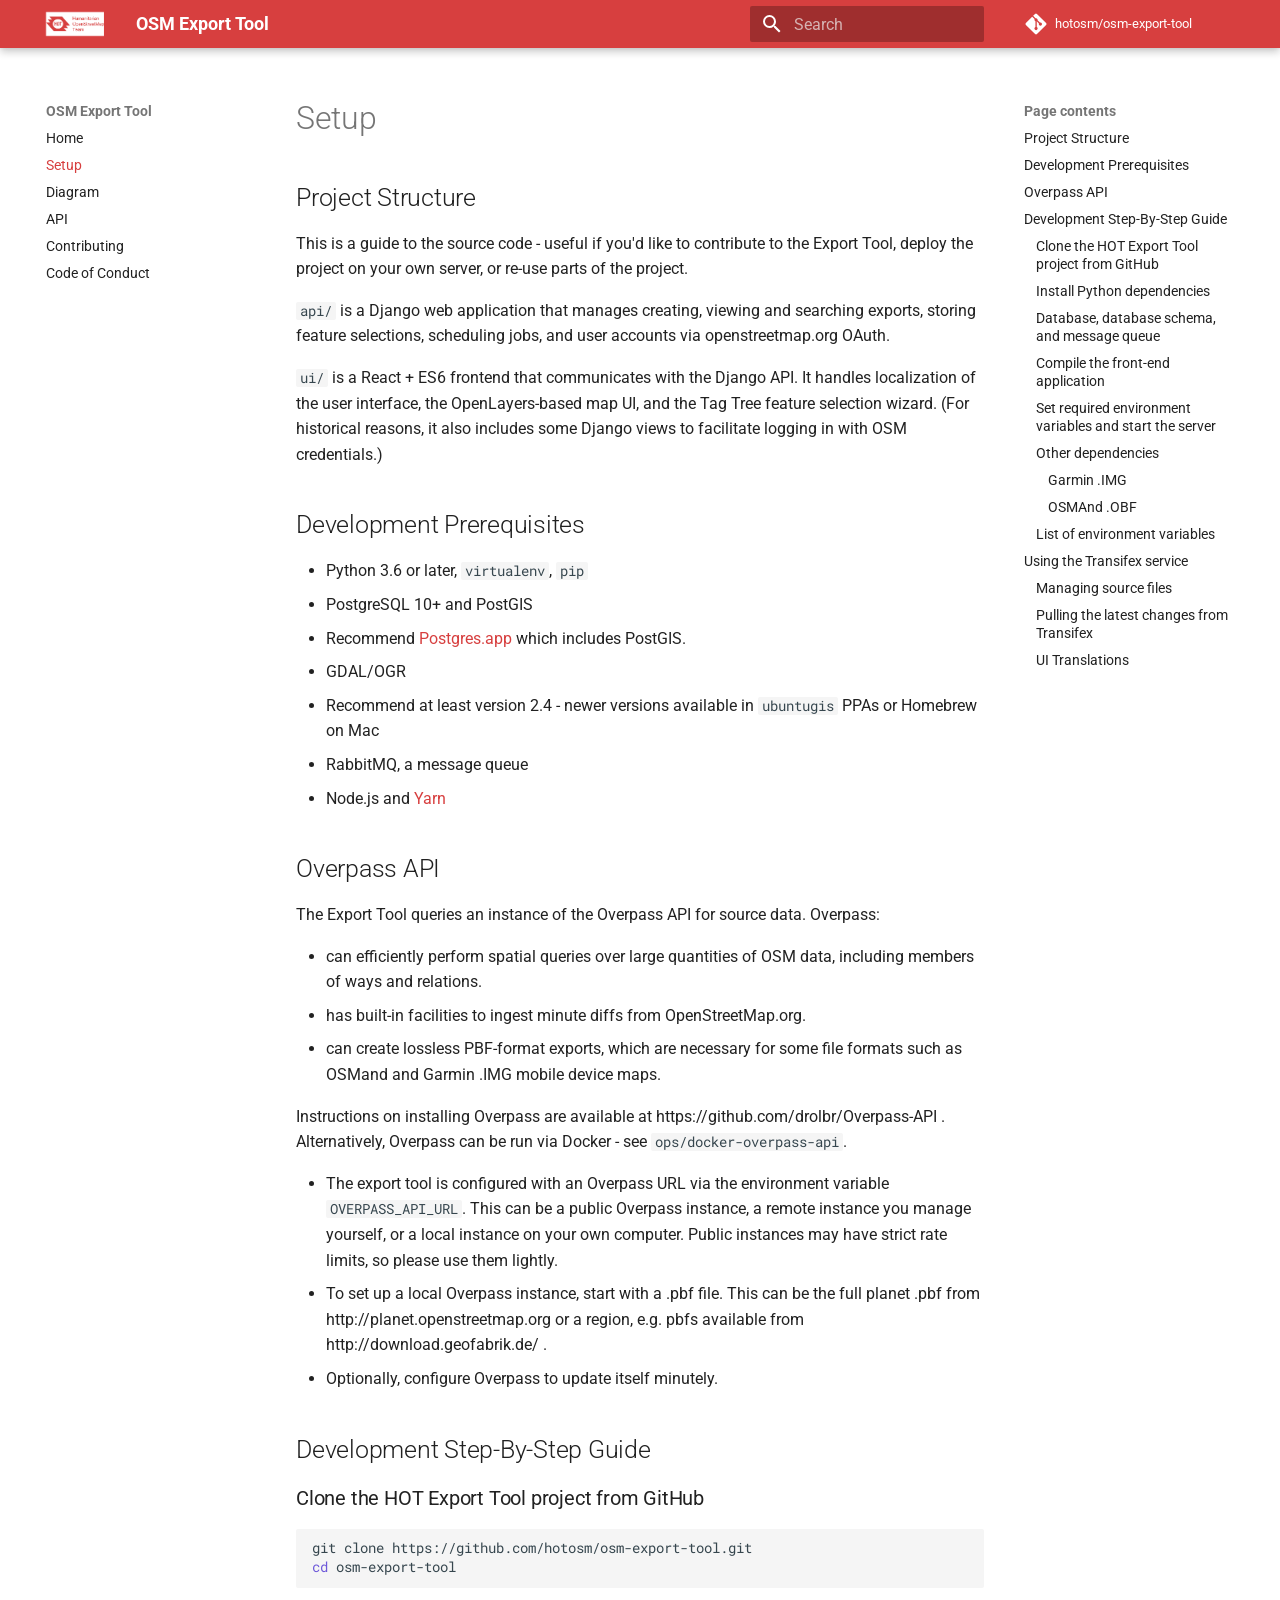
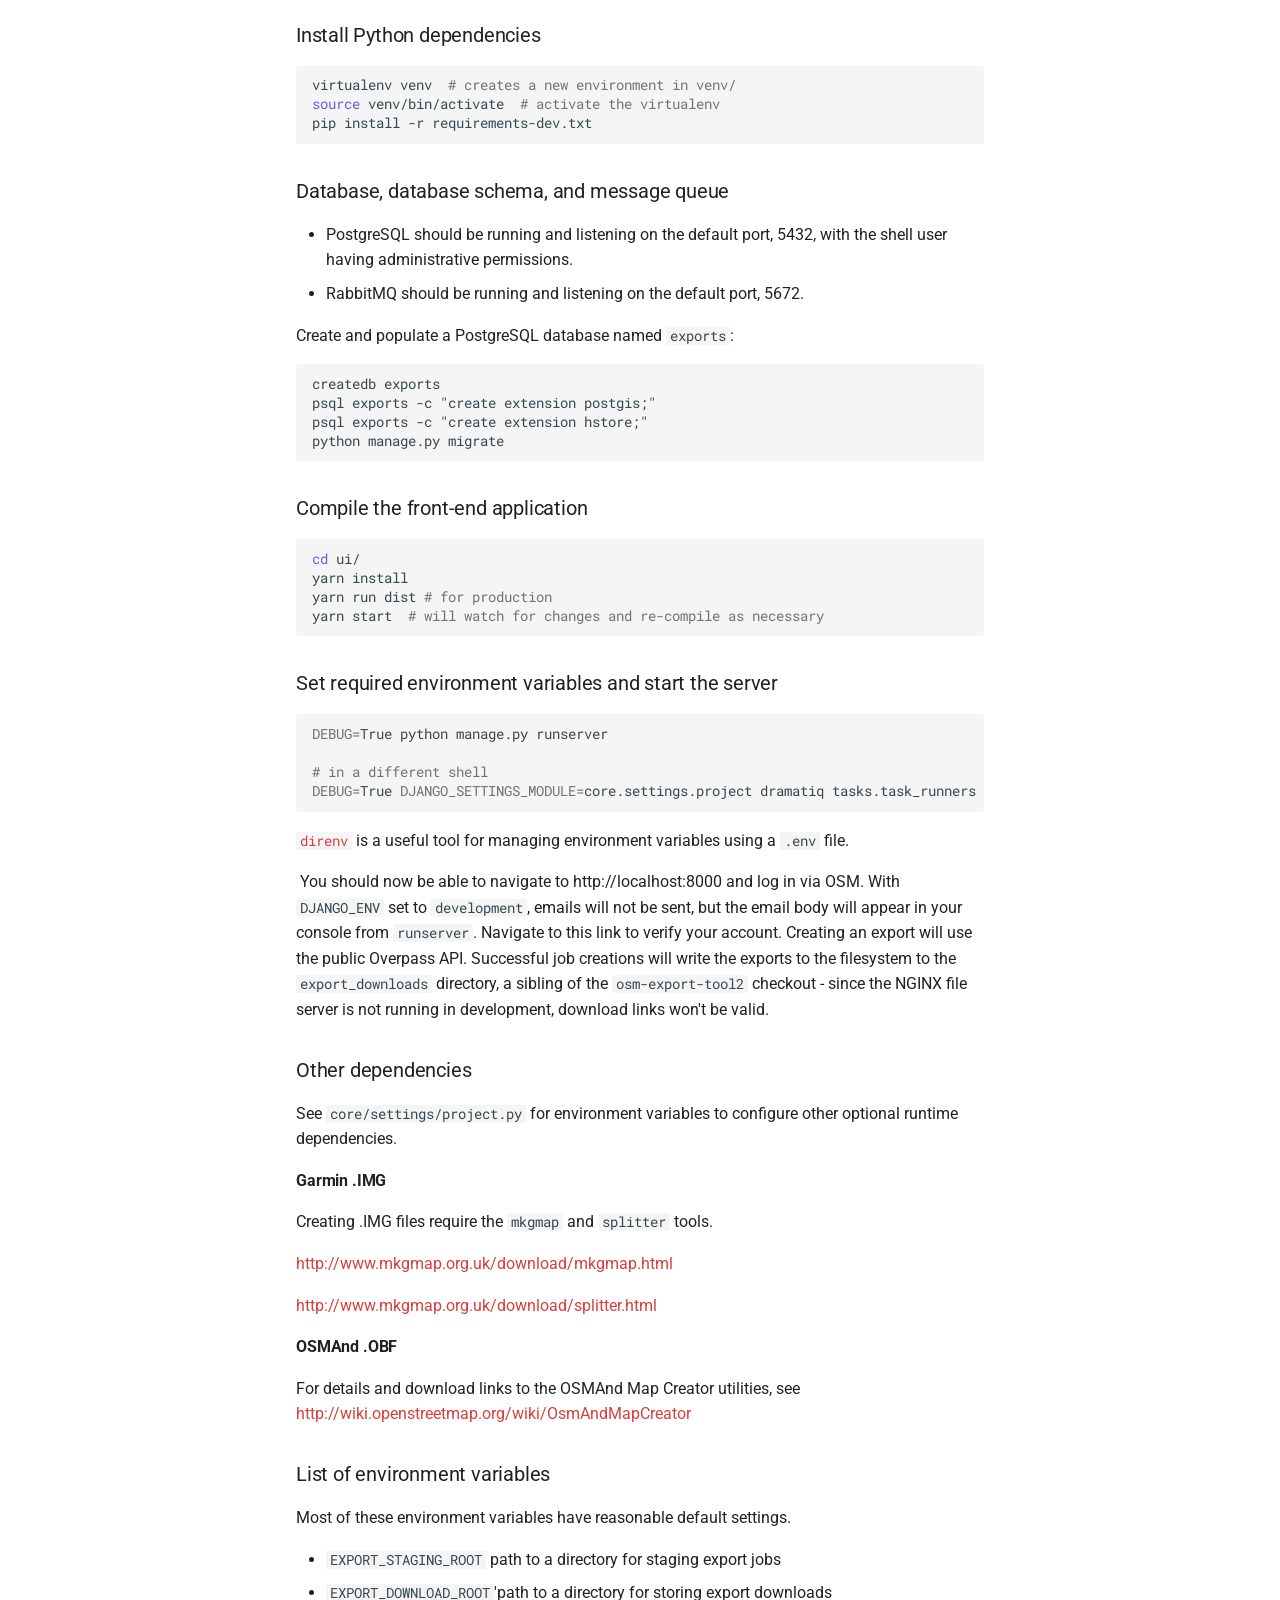
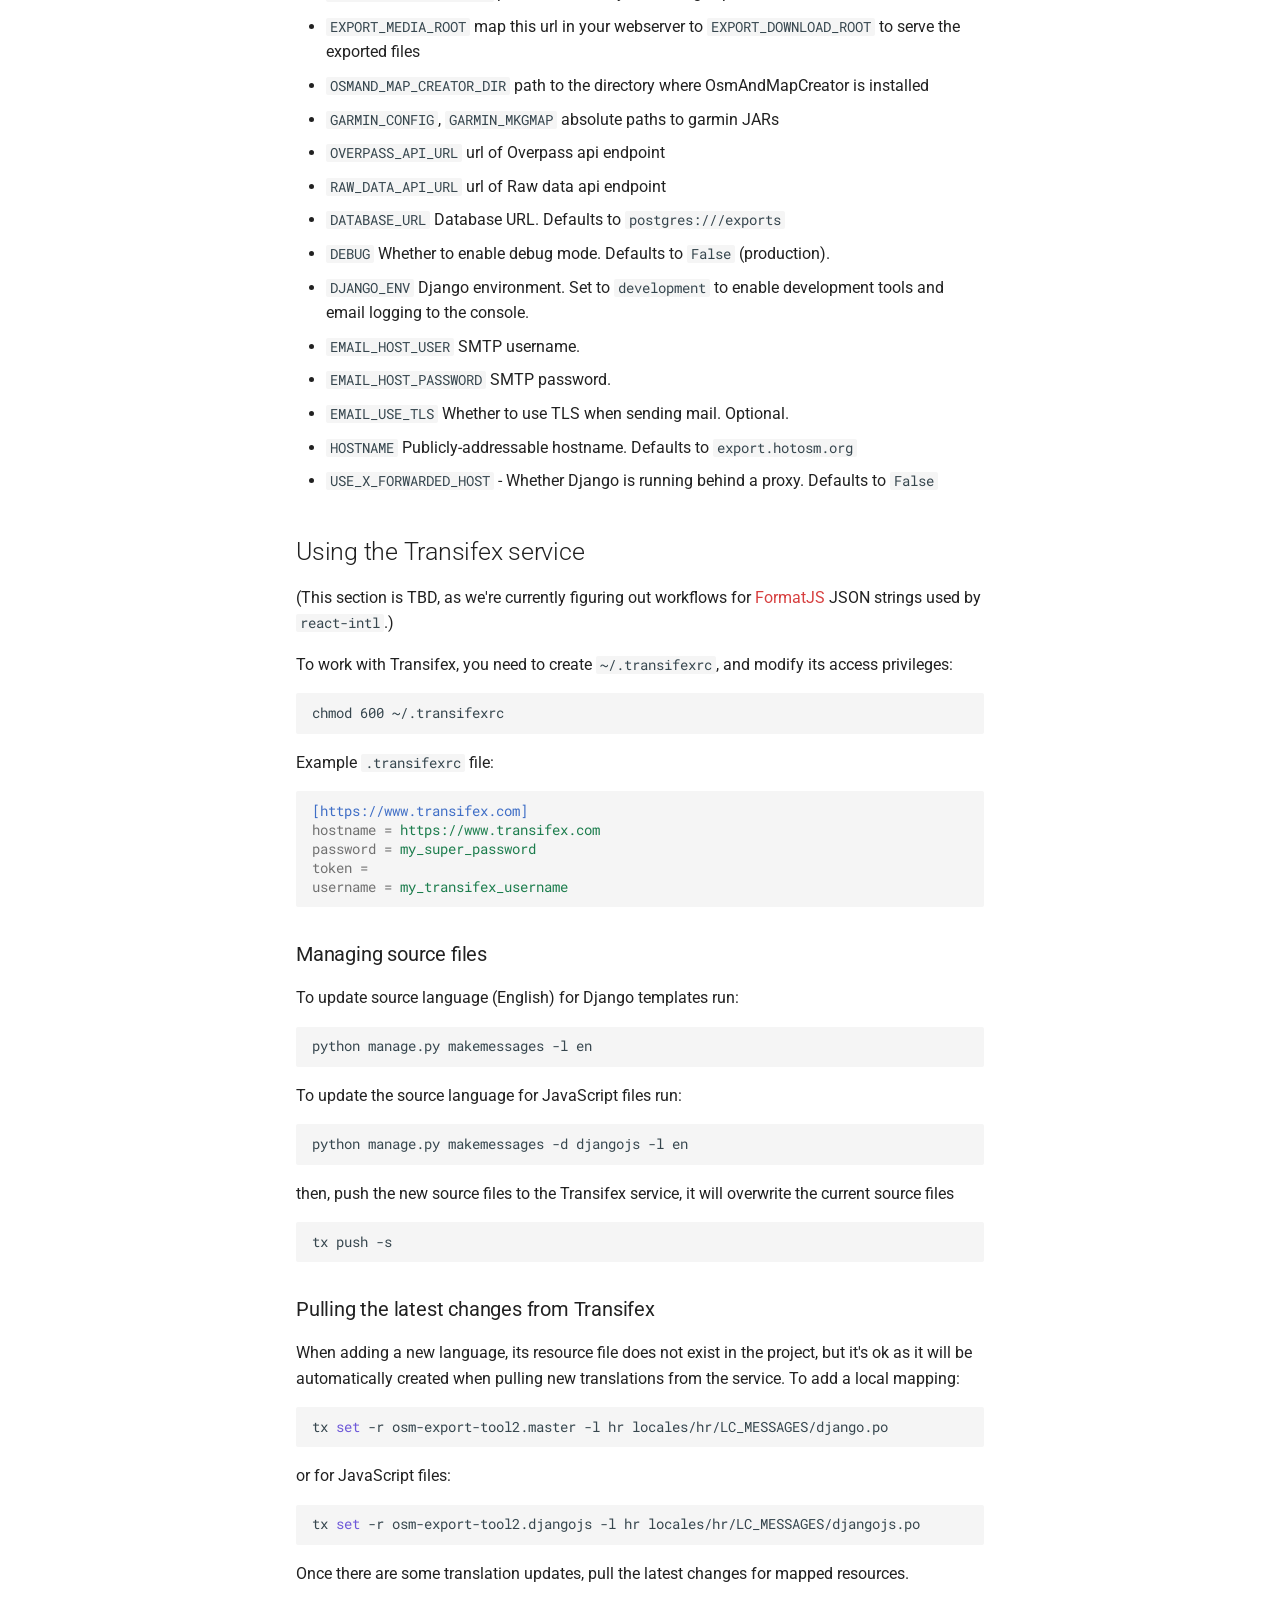
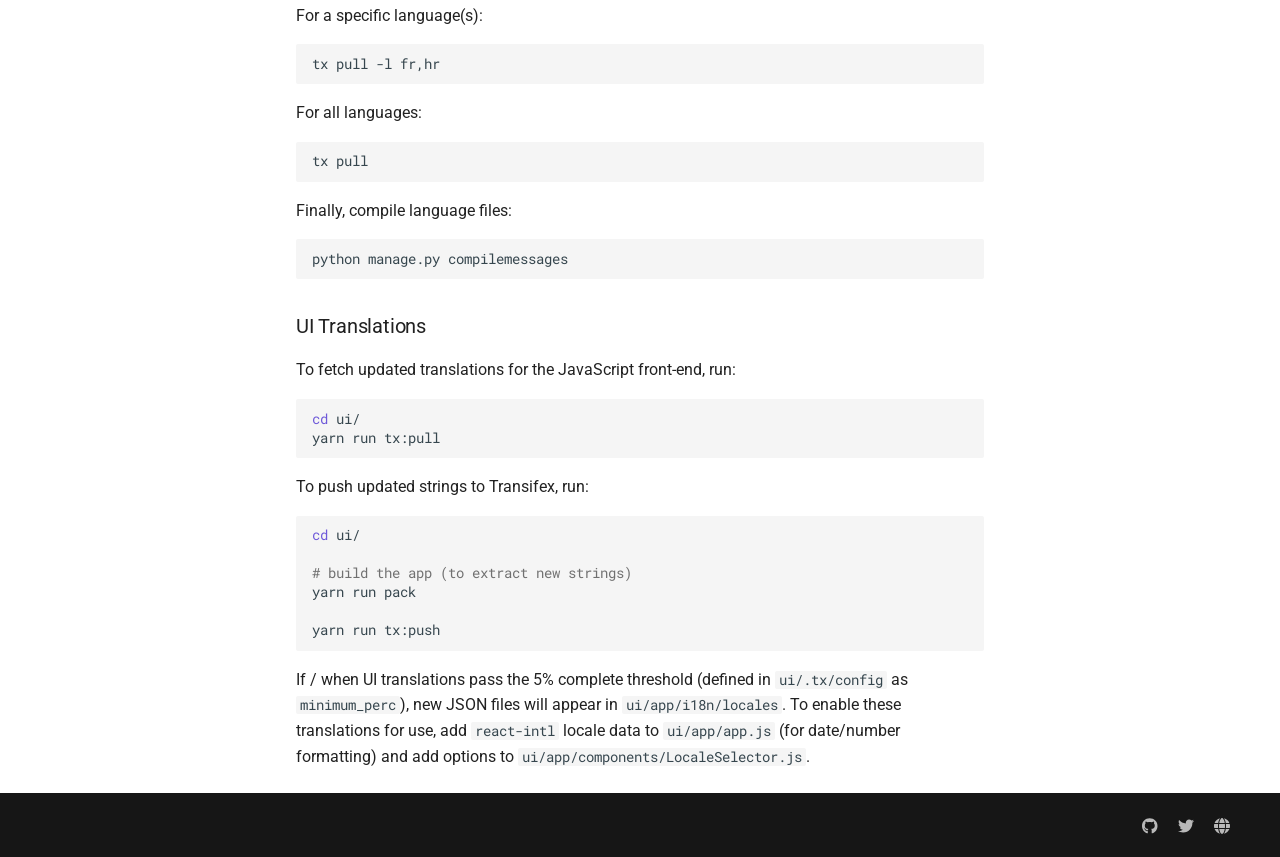
<file: setup-development/index.html>
<!doctype html>
<html lang="en" class="no-js">
  <head>
    
      <meta charset="utf-8">
      <meta name="viewport" content="width=device-width,initial-scale=1">
      
        <meta name="description" content="Web service to download customised OSM data in various file formats.">
      
      
      
        <link rel="canonical" href="https://www.hotosm.org/setup-development/">
      
      
        <link rel="prev" href="..">
      
      
        <link rel="next" href="../diagram/">
      
      
      <link rel="icon" href="../images/favicon.png">
      <meta name="generator" content="mkdocs-1.5.3, mkdocs-material-9.4.6">
    
    
      
        <title>Setup - OSM Export Tool</title>
      
    
    
      <link rel="stylesheet" href="../assets/stylesheets/main.35e1ed30.min.css">
      
        
        <link rel="stylesheet" href="../assets/stylesheets/palette.356b1318.min.css">
      
      


    
    
      
    
    
      
        
        
        <link rel="preconnect" href="https://fonts.gstatic.com" crossorigin>
        <link rel="stylesheet" href="https://fonts.googleapis.com/css?family=Roboto:300,300i,400,400i,700,700i%7CRoboto+Mono:400,400i,700,700i&display=fallback">
        <style>:root{--md-text-font:"Roboto";--md-code-font:"Roboto Mono"}</style>
      
    
    
      <link rel="stylesheet" href="../css/extra.css">
    
    <script>__md_scope=new URL("..",location),__md_hash=e=>[...e].reduce((e,_)=>(e<<5)-e+_.charCodeAt(0),0),__md_get=(e,_=localStorage,t=__md_scope)=>JSON.parse(_.getItem(t.pathname+"."+e)),__md_set=(e,_,t=localStorage,a=__md_scope)=>{try{t.setItem(a.pathname+"."+e,JSON.stringify(_))}catch(e){}}</script>
    
      

    
    
    
  </head>
  
  
    
    
    
    
    
    <body dir="ltr" data-md-color-scheme="default" data-md-color-primary="custom" data-md-color-accent="indigo">
  
    
    
    <input class="md-toggle" data-md-toggle="drawer" type="checkbox" id="__drawer" autocomplete="off">
    <input class="md-toggle" data-md-toggle="search" type="checkbox" id="__search" autocomplete="off">
    <label class="md-overlay" for="__drawer"></label>
    <div data-md-component="skip">
      
        
        <a href="#project-structure" class="md-skip">
          Skip to content
        </a>
      
    </div>
    <div data-md-component="announce">
      
    </div>
    
    
      

  

<header class="md-header md-header--shadow" data-md-component="header">
  <nav class="md-header__inner md-grid" aria-label="Header">
    <a href=".." title="OSM Export Tool" class="md-header__button md-logo" aria-label="OSM Export Tool" data-md-component="logo">
      
  <img src="../images/hot_logo.png" alt="logo">

    </a>
    <label class="md-header__button md-icon" for="__drawer">
      
      <svg xmlns="http://www.w3.org/2000/svg" viewBox="0 0 24 24"><path d="M3 6h18v2H3V6m0 5h18v2H3v-2m0 5h18v2H3v-2Z"/></svg>
    </label>
    <div class="md-header__title" data-md-component="header-title">
      <div class="md-header__ellipsis">
        <div class="md-header__topic">
          <span class="md-ellipsis">
            OSM Export Tool
          </span>
        </div>
        <div class="md-header__topic" data-md-component="header-topic">
          <span class="md-ellipsis">
            
              Setup
            
          </span>
        </div>
      </div>
    </div>
    
      
    
    
    
      <label class="md-header__button md-icon" for="__search">
        
        <svg xmlns="http://www.w3.org/2000/svg" viewBox="0 0 24 24"><path d="M9.5 3A6.5 6.5 0 0 1 16 9.5c0 1.61-.59 3.09-1.56 4.23l.27.27h.79l5 5-1.5 1.5-5-5v-.79l-.27-.27A6.516 6.516 0 0 1 9.5 16 6.5 6.5 0 0 1 3 9.5 6.5 6.5 0 0 1 9.5 3m0 2C7 5 5 7 5 9.5S7 14 9.5 14 14 12 14 9.5 12 5 9.5 5Z"/></svg>
      </label>
      <div class="md-search" data-md-component="search" role="dialog">
  <label class="md-search__overlay" for="__search"></label>
  <div class="md-search__inner" role="search">
    <form class="md-search__form" name="search">
      <input type="text" class="md-search__input" name="query" aria-label="Search" placeholder="Search" autocapitalize="off" autocorrect="off" autocomplete="off" spellcheck="false" data-md-component="search-query" required>
      <label class="md-search__icon md-icon" for="__search">
        
        <svg xmlns="http://www.w3.org/2000/svg" viewBox="0 0 24 24"><path d="M9.5 3A6.5 6.5 0 0 1 16 9.5c0 1.61-.59 3.09-1.56 4.23l.27.27h.79l5 5-1.5 1.5-5-5v-.79l-.27-.27A6.516 6.516 0 0 1 9.5 16 6.5 6.5 0 0 1 3 9.5 6.5 6.5 0 0 1 9.5 3m0 2C7 5 5 7 5 9.5S7 14 9.5 14 14 12 14 9.5 12 5 9.5 5Z"/></svg>
        
        <svg xmlns="http://www.w3.org/2000/svg" viewBox="0 0 24 24"><path d="M20 11v2H8l5.5 5.5-1.42 1.42L4.16 12l7.92-7.92L13.5 5.5 8 11h12Z"/></svg>
      </label>
      <nav class="md-search__options" aria-label="Search">
        
        <button type="reset" class="md-search__icon md-icon" title="Clear" aria-label="Clear" tabindex="-1">
          
          <svg xmlns="http://www.w3.org/2000/svg" viewBox="0 0 24 24"><path d="M19 6.41 17.59 5 12 10.59 6.41 5 5 6.41 10.59 12 5 17.59 6.41 19 12 13.41 17.59 19 19 17.59 13.41 12 19 6.41Z"/></svg>
        </button>
      </nav>
      
    </form>
    <div class="md-search__output">
      <div class="md-search__scrollwrap" data-md-scrollfix>
        <div class="md-search-result" data-md-component="search-result">
          <div class="md-search-result__meta">
            Initializing search
          </div>
          <ol class="md-search-result__list" role="presentation"></ol>
        </div>
      </div>
    </div>
  </div>
</div>
    
    
      <div class="md-header__source">
        <a href="https://github.com/hotosm/osm-export-tool/" title="Go to repository" class="md-source" data-md-component="source">
  <div class="md-source__icon md-icon">
    
    <svg xmlns="http://www.w3.org/2000/svg" viewBox="0 0 448 512"><!--! Font Awesome Free 6.4.2 by @fontawesome - https://fontawesome.com License - https://fontawesome.com/license/free (Icons: CC BY 4.0, Fonts: SIL OFL 1.1, Code: MIT License) Copyright 2023 Fonticons, Inc.--><path d="M439.55 236.05 244 40.45a28.87 28.87 0 0 0-40.81 0l-40.66 40.63 51.52 51.52c27.06-9.14 52.68 16.77 43.39 43.68l49.66 49.66c34.23-11.8 61.18 31 35.47 56.69-26.49 26.49-70.21-2.87-56-37.34L240.22 199v121.85c25.3 12.54 22.26 41.85 9.08 55a34.34 34.34 0 0 1-48.55 0c-17.57-17.6-11.07-46.91 11.25-56v-123c-20.8-8.51-24.6-30.74-18.64-45L142.57 101 8.45 235.14a28.86 28.86 0 0 0 0 40.81l195.61 195.6a28.86 28.86 0 0 0 40.8 0l194.69-194.69a28.86 28.86 0 0 0 0-40.81z"/></svg>
  </div>
  <div class="md-source__repository">
    hotosm/osm-export-tool
  </div>
</a>
      </div>
    
  </nav>
  
</header>
    
    <div class="md-container" data-md-component="container">
      
      
        
          
        
      
      <main class="md-main" data-md-component="main">
        <div class="md-main__inner md-grid">
          
            
              
              <div class="md-sidebar md-sidebar--primary" data-md-component="sidebar" data-md-type="navigation" >
                <div class="md-sidebar__scrollwrap">
                  <div class="md-sidebar__inner">
                    



<nav class="md-nav md-nav--primary" aria-label="Navigation" data-md-level="0">
  <label class="md-nav__title" for="__drawer">
    <a href=".." title="OSM Export Tool" class="md-nav__button md-logo" aria-label="OSM Export Tool" data-md-component="logo">
      
  <img src="../images/hot_logo.png" alt="logo">

    </a>
    OSM Export Tool
  </label>
  
    <div class="md-nav__source">
      <a href="https://github.com/hotosm/osm-export-tool/" title="Go to repository" class="md-source" data-md-component="source">
  <div class="md-source__icon md-icon">
    
    <svg xmlns="http://www.w3.org/2000/svg" viewBox="0 0 448 512"><!--! Font Awesome Free 6.4.2 by @fontawesome - https://fontawesome.com License - https://fontawesome.com/license/free (Icons: CC BY 4.0, Fonts: SIL OFL 1.1, Code: MIT License) Copyright 2023 Fonticons, Inc.--><path d="M439.55 236.05 244 40.45a28.87 28.87 0 0 0-40.81 0l-40.66 40.63 51.52 51.52c27.06-9.14 52.68 16.77 43.39 43.68l49.66 49.66c34.23-11.8 61.18 31 35.47 56.69-26.49 26.49-70.21-2.87-56-37.34L240.22 199v121.85c25.3 12.54 22.26 41.85 9.08 55a34.34 34.34 0 0 1-48.55 0c-17.57-17.6-11.07-46.91 11.25-56v-123c-20.8-8.51-24.6-30.74-18.64-45L142.57 101 8.45 235.14a28.86 28.86 0 0 0 0 40.81l195.61 195.6a28.86 28.86 0 0 0 40.8 0l194.69-194.69a28.86 28.86 0 0 0 0-40.81z"/></svg>
  </div>
  <div class="md-source__repository">
    hotosm/osm-export-tool
  </div>
</a>
    </div>
  
  <ul class="md-nav__list" data-md-scrollfix>
    
      
      
  
  
  
    <li class="md-nav__item">
      <a href=".." class="md-nav__link">
        
  
  <span class="md-ellipsis">
    Home
  </span>
  

      </a>
    </li>
  

    
      
      
  
  
    
  
  
    <li class="md-nav__item md-nav__item--active">
      
      <input class="md-nav__toggle md-toggle" type="checkbox" id="__toc">
      
      
      
        <label class="md-nav__link md-nav__link--active" for="__toc">
          
  
  <span class="md-ellipsis">
    Setup
  </span>
  

          <span class="md-nav__icon md-icon"></span>
        </label>
      
      <a href="./" class="md-nav__link md-nav__link--active">
        
  
  <span class="md-ellipsis">
    Setup
  </span>
  

      </a>
      
        

  

<nav class="md-nav md-nav--secondary" aria-label="Page contents">
  
  
  
  
    <label class="md-nav__title" for="__toc">
      <span class="md-nav__icon md-icon"></span>
      Page contents
    </label>
    <ul class="md-nav__list" data-md-component="toc" data-md-scrollfix>
      
        <li class="md-nav__item">
  <a href="#project-structure" class="md-nav__link">
    Project Structure
  </a>
  
</li>
      
        <li class="md-nav__item">
  <a href="#development-prerequisites" class="md-nav__link">
    Development Prerequisites
  </a>
  
</li>
      
        <li class="md-nav__item">
  <a href="#overpass-api" class="md-nav__link">
    Overpass API
  </a>
  
</li>
      
        <li class="md-nav__item">
  <a href="#development-step-by-step-guide" class="md-nav__link">
    Development Step-By-Step Guide
  </a>
  
    <nav class="md-nav" aria-label="Development Step-By-Step Guide">
      <ul class="md-nav__list">
        
          <li class="md-nav__item">
  <a href="#clone-the-hot-export-tool-project-from-github" class="md-nav__link">
    Clone the HOT Export Tool project from GitHub
  </a>
  
</li>
        
          <li class="md-nav__item">
  <a href="#install-python-dependencies" class="md-nav__link">
    Install Python dependencies
  </a>
  
</li>
        
          <li class="md-nav__item">
  <a href="#database-database-schema-and-message-queue" class="md-nav__link">
    Database, database schema, and message queue
  </a>
  
</li>
        
          <li class="md-nav__item">
  <a href="#compile-the-front-end-application" class="md-nav__link">
    Compile the front-end application
  </a>
  
</li>
        
          <li class="md-nav__item">
  <a href="#set-required-environment-variables-and-start-the-server" class="md-nav__link">
    Set required environment variables and start the server
  </a>
  
</li>
        
          <li class="md-nav__item">
  <a href="#other-dependencies" class="md-nav__link">
    Other dependencies
  </a>
  
    <nav class="md-nav" aria-label="Other dependencies">
      <ul class="md-nav__list">
        
          <li class="md-nav__item">
  <a href="#garmin-img" class="md-nav__link">
    Garmin .IMG
  </a>
  
</li>
        
          <li class="md-nav__item">
  <a href="#osmand-obf" class="md-nav__link">
    OSMAnd .OBF
  </a>
  
</li>
        
      </ul>
    </nav>
  
</li>
        
          <li class="md-nav__item">
  <a href="#list-of-environment-variables" class="md-nav__link">
    List of environment variables
  </a>
  
</li>
        
      </ul>
    </nav>
  
</li>
      
        <li class="md-nav__item">
  <a href="#using-the-transifex-service" class="md-nav__link">
    Using the Transifex service
  </a>
  
    <nav class="md-nav" aria-label="Using the Transifex service">
      <ul class="md-nav__list">
        
          <li class="md-nav__item">
  <a href="#managing-source-files" class="md-nav__link">
    Managing source files
  </a>
  
</li>
        
          <li class="md-nav__item">
  <a href="#pulling-the-latest-changes-from-transifex" class="md-nav__link">
    Pulling the latest changes from Transifex
  </a>
  
</li>
        
          <li class="md-nav__item">
  <a href="#ui-translations" class="md-nav__link">
    UI Translations
  </a>
  
</li>
        
      </ul>
    </nav>
  
</li>
      
    </ul>
  
</nav>
      
    </li>
  

    
      
      
  
  
  
    <li class="md-nav__item">
      <a href="../diagram/" class="md-nav__link">
        
  
  <span class="md-ellipsis">
    Diagram
  </span>
  

      </a>
    </li>
  

    
      
      
  
  
  
    <li class="md-nav__item">
      <a href="https://export.hotosm.org/api/" class="md-nav__link">
        
  
  <span class="md-ellipsis">
    API
  </span>
  

      </a>
    </li>
  

    
      
      
  
  
  
    <li class="md-nav__item">
      <a href="../CONTRIBUTING/" class="md-nav__link">
        
  
  <span class="md-ellipsis">
    Contributing
  </span>
  

      </a>
    </li>
  

    
      
      
  
  
  
    <li class="md-nav__item">
      <a href="../CODE_OF_CONDUCT/" class="md-nav__link">
        
  
  <span class="md-ellipsis">
    Code of Conduct
  </span>
  

      </a>
    </li>
  

    
  </ul>
</nav>
                  </div>
                </div>
              </div>
            
            
              
              <div class="md-sidebar md-sidebar--secondary" data-md-component="sidebar" data-md-type="toc" >
                <div class="md-sidebar__scrollwrap">
                  <div class="md-sidebar__inner">
                    

  

<nav class="md-nav md-nav--secondary" aria-label="Page contents">
  
  
  
  
    <label class="md-nav__title" for="__toc">
      <span class="md-nav__icon md-icon"></span>
      Page contents
    </label>
    <ul class="md-nav__list" data-md-component="toc" data-md-scrollfix>
      
        <li class="md-nav__item">
  <a href="#project-structure" class="md-nav__link">
    Project Structure
  </a>
  
</li>
      
        <li class="md-nav__item">
  <a href="#development-prerequisites" class="md-nav__link">
    Development Prerequisites
  </a>
  
</li>
      
        <li class="md-nav__item">
  <a href="#overpass-api" class="md-nav__link">
    Overpass API
  </a>
  
</li>
      
        <li class="md-nav__item">
  <a href="#development-step-by-step-guide" class="md-nav__link">
    Development Step-By-Step Guide
  </a>
  
    <nav class="md-nav" aria-label="Development Step-By-Step Guide">
      <ul class="md-nav__list">
        
          <li class="md-nav__item">
  <a href="#clone-the-hot-export-tool-project-from-github" class="md-nav__link">
    Clone the HOT Export Tool project from GitHub
  </a>
  
</li>
        
          <li class="md-nav__item">
  <a href="#install-python-dependencies" class="md-nav__link">
    Install Python dependencies
  </a>
  
</li>
        
          <li class="md-nav__item">
  <a href="#database-database-schema-and-message-queue" class="md-nav__link">
    Database, database schema, and message queue
  </a>
  
</li>
        
          <li class="md-nav__item">
  <a href="#compile-the-front-end-application" class="md-nav__link">
    Compile the front-end application
  </a>
  
</li>
        
          <li class="md-nav__item">
  <a href="#set-required-environment-variables-and-start-the-server" class="md-nav__link">
    Set required environment variables and start the server
  </a>
  
</li>
        
          <li class="md-nav__item">
  <a href="#other-dependencies" class="md-nav__link">
    Other dependencies
  </a>
  
    <nav class="md-nav" aria-label="Other dependencies">
      <ul class="md-nav__list">
        
          <li class="md-nav__item">
  <a href="#garmin-img" class="md-nav__link">
    Garmin .IMG
  </a>
  
</li>
        
          <li class="md-nav__item">
  <a href="#osmand-obf" class="md-nav__link">
    OSMAnd .OBF
  </a>
  
</li>
        
      </ul>
    </nav>
  
</li>
        
          <li class="md-nav__item">
  <a href="#list-of-environment-variables" class="md-nav__link">
    List of environment variables
  </a>
  
</li>
        
      </ul>
    </nav>
  
</li>
      
        <li class="md-nav__item">
  <a href="#using-the-transifex-service" class="md-nav__link">
    Using the Transifex service
  </a>
  
    <nav class="md-nav" aria-label="Using the Transifex service">
      <ul class="md-nav__list">
        
          <li class="md-nav__item">
  <a href="#managing-source-files" class="md-nav__link">
    Managing source files
  </a>
  
</li>
        
          <li class="md-nav__item">
  <a href="#pulling-the-latest-changes-from-transifex" class="md-nav__link">
    Pulling the latest changes from Transifex
  </a>
  
</li>
        
          <li class="md-nav__item">
  <a href="#ui-translations" class="md-nav__link">
    UI Translations
  </a>
  
</li>
        
      </ul>
    </nav>
  
</li>
      
    </ul>
  
</nav>
                  </div>
                </div>
              </div>
            
          
          
            <div class="md-content" data-md-component="content">
              <article class="md-content__inner md-typeset">
                
                  

  
  


  <h1>Setup</h1>

<h2 id="project-structure">Project Structure<a class="headerlink" href="#project-structure" title="Permanent link">&para;</a></h2>
<p>This is a guide to the source code - useful if you'd like to contribute to the Export Tool, deploy the project on your own server, or re-use parts of the project.</p>
<p><code>api/</code> is a Django web application that manages creating, viewing and searching exports, storing feature selections, scheduling jobs, and user accounts via openstreetmap.org OAuth.</p>
<p><code>ui/</code> is a React + ES6 frontend that communicates with the Django API. It handles localization of the user interface, the OpenLayers-based map UI, and the Tag Tree feature selection wizard. (For historical reasons, it also includes some Django views to facilitate logging in with OSM credentials.)</p>
<h2 id="development-prerequisites">Development Prerequisites<a class="headerlink" href="#development-prerequisites" title="Permanent link">&para;</a></h2>
<ul>
<li>Python 3.6 or later, <code>virtualenv</code>, <code>pip</code></li>
<li>PostgreSQL 10+ and PostGIS</li>
<li>Recommend <a href="https://postgresapp.com">Postgres.app</a> which includes PostGIS.</li>
<li>GDAL/OGR</li>
<li>Recommend at least version 2.4 - newer versions available in <code>ubuntugis</code> PPAs or Homebrew on Mac</li>
<li>RabbitMQ, a message queue</li>
<li>Node.js and <a href="https://yarnpkg.com/">Yarn</a></li>
</ul>
<h2 id="overpass-api">Overpass API<a class="headerlink" href="#overpass-api" title="Permanent link">&para;</a></h2>
<p>The Export Tool queries an instance of the Overpass API for source data. Overpass:</p>
<ul>
<li>can efficiently perform spatial queries over large quantities of OSM data, including members of ways and relations.</li>
<li>has built-in facilities to ingest minute diffs from OpenStreetMap.org.</li>
<li>can create lossless PBF-format exports, which are necessary for some file formats such as OSMand and Garmin .IMG mobile device maps.</li>
</ul>
<p>Instructions on installing Overpass are available at https://github.com/drolbr/Overpass-API . Alternatively, Overpass can be run via Docker - see <code>ops/docker-overpass-api</code>.</p>
<ul>
<li>The export tool is configured with an Overpass URL via the environment variable <code>OVERPASS_API_URL</code>. This can be a public Overpass instance, a remote instance you manage yourself, or a local instance on your own computer. Public instances may have strict rate limits, so please use them lightly.</li>
<li>To set up a local Overpass instance, start with a .pbf file. This can be the full planet .pbf from http://planet.openstreetmap.org or a region, e.g. pbfs available from http://download.geofabrik.de/ .</li>
<li>Optionally, configure Overpass to update itself minutely.</li>
</ul>
<h2 id="development-step-by-step-guide">Development Step-By-Step Guide<a class="headerlink" href="#development-step-by-step-guide" title="Permanent link">&para;</a></h2>
<h3 id="clone-the-hot-export-tool-project-from-github">Clone the HOT Export Tool project from GitHub<a class="headerlink" href="#clone-the-hot-export-tool-project-from-github" title="Permanent link">&para;</a></h3>
<div class="highlight"><pre><span></span><code>git<span class="w"> </span>clone<span class="w"> </span>https://github.com/hotosm/osm-export-tool.git
<span class="nb">cd</span><span class="w"> </span>osm-export-tool
</code></pre></div>
<h3 id="install-python-dependencies">Install Python dependencies<a class="headerlink" href="#install-python-dependencies" title="Permanent link">&para;</a></h3>
<div class="highlight"><pre><span></span><code>virtualenv<span class="w"> </span>venv<span class="w">  </span><span class="c1"># creates a new environment in venv/</span>
<span class="nb">source</span><span class="w"> </span>venv/bin/activate<span class="w">  </span><span class="c1"># activate the virtualenv</span>
pip<span class="w"> </span>install<span class="w"> </span>-r<span class="w"> </span>requirements-dev.txt
</code></pre></div>
<h3 id="database-database-schema-and-message-queue">Database, database schema, and message queue<a class="headerlink" href="#database-database-schema-and-message-queue" title="Permanent link">&para;</a></h3>
<ul>
<li>PostgreSQL should be running and listening on the default port, 5432, with the shell user having administrative permissions.</li>
<li>RabbitMQ should be running and listening on the default port, 5672.</li>
</ul>
<p>Create and populate a PostgreSQL database named <code>exports</code>:</p>
<div class="highlight"><pre><span></span><code>createdb exports
psql exports -c &quot;create extension postgis;&quot;
psql exports -c &quot;create extension hstore;&quot;
python manage.py migrate
</code></pre></div>
<h3 id="compile-the-front-end-application">Compile the front-end application<a class="headerlink" href="#compile-the-front-end-application" title="Permanent link">&para;</a></h3>
<div class="highlight"><pre><span></span><code><span class="nb">cd</span><span class="w"> </span>ui/
yarn<span class="w"> </span>install
yarn<span class="w"> </span>run<span class="w"> </span>dist<span class="w"> </span><span class="c1"># for production</span>
yarn<span class="w"> </span>start<span class="w">  </span><span class="c1"># will watch for changes and re-compile as necessary</span>
</code></pre></div>
<h3 id="set-required-environment-variables-and-start-the-server">Set required environment variables and start the server<a class="headerlink" href="#set-required-environment-variables-and-start-the-server" title="Permanent link">&para;</a></h3>
<div class="highlight"><pre><span></span><code><span class="nv">DEBUG</span><span class="o">=</span>True<span class="w"> </span>python<span class="w"> </span>manage.py<span class="w"> </span>runserver

<span class="c1"># in a different shell</span>
<span class="nv">DEBUG</span><span class="o">=</span>True<span class="w"> </span><span class="nv">DJANGO_SETTINGS_MODULE</span><span class="o">=</span>core.settings.project<span class="w"> </span>dramatiq<span class="w"> </span>tasks.task_runners<span class="w"> </span>-p<span class="w"> </span><span class="m">1</span>
</code></pre></div>
<p><a href="https://direnv.net/"><code>direnv</code></a> is a useful tool for managing environment variables using a <code>.env</code> file.</p>
<p>​ You should now be able to navigate to http://localhost:8000 and log in via OSM. With <code>DJANGO_ENV</code> set to <code>development</code>, emails will not be sent, but the email body will appear in your console from <code>runserver</code>. Navigate to this link to verify your account. Creating an export will use the public Overpass API. Successful job creations will write the exports to the filesystem to the <code>export_downloads</code> directory, a sibling of the <code>osm-export-tool2</code> checkout - since the NGINX file server is not running in development, download links won't be valid.</p>
<h3 id="other-dependencies">Other dependencies<a class="headerlink" href="#other-dependencies" title="Permanent link">&para;</a></h3>
<p>See <code>core/settings/project.py</code> for environment variables to configure other optional runtime dependencies.</p>
<h4 id="garmin-img">Garmin .IMG<a class="headerlink" href="#garmin-img" title="Permanent link">&para;</a></h4>
<p>Creating .IMG files require the <code>mkgmap</code> and <code>splitter</code> tools.</p>
<p><a href="http://www.mkgmap.org.uk/download/mkgmap.html">http://www.mkgmap.org.uk/download/mkgmap.html</a></p>
<p><a href="http://www.mkgmap.org.uk/download/splitter.html">http://www.mkgmap.org.uk/download/splitter.html</a></p>
<h4 id="osmand-obf">OSMAnd .OBF<a class="headerlink" href="#osmand-obf" title="Permanent link">&para;</a></h4>
<p>For details and download links to the OSMAnd Map Creator utilities, see <a href="http://wiki.openstreetmap.org/wiki/OsmAndMapCreator">http://wiki.openstreetmap.org/wiki/OsmAndMapCreator</a></p>
<h3 id="list-of-environment-variables">List of environment variables<a class="headerlink" href="#list-of-environment-variables" title="Permanent link">&para;</a></h3>
<p>Most of these environment variables have reasonable default settings.</p>
<ul>
<li><code>EXPORT_STAGING_ROOT</code> path to a directory for staging export jobs</li>
<li><code>EXPORT_DOWNLOAD_ROOT</code>'path to a directory for storing export downloads</li>
<li><code>EXPORT_MEDIA_ROOT</code> map this url in your webserver to <code>EXPORT_DOWNLOAD_ROOT</code> to serve the exported files</li>
<li><code>OSMAND_MAP_CREATOR_DIR</code> path to the directory where OsmAndMapCreator is installed</li>
<li><code>GARMIN_CONFIG</code>, <code>GARMIN_MKGMAP</code> absolute paths to garmin JARs</li>
<li>
<p><code>OVERPASS_API_URL</code> url of Overpass api endpoint</p>
</li>
<li>
<p><code>RAW_DATA_API_URL</code> url of Raw data api endpoint</p>
</li>
<li>
<p><code>DATABASE_URL</code> Database URL. Defaults to <code>postgres:///exports</code></p>
</li>
<li><code>DEBUG</code> Whether to enable debug mode. Defaults to <code>False</code> (production).</li>
<li><code>DJANGO_ENV</code> Django environment. Set to <code>development</code> to enable development tools and email logging to the console.</li>
<li><code>EMAIL_HOST_USER</code> SMTP username.</li>
<li><code>EMAIL_HOST_PASSWORD</code> SMTP password.</li>
<li><code>EMAIL_USE_TLS</code> Whether to use TLS when sending mail. Optional.</li>
<li><code>HOSTNAME</code> Publicly-addressable hostname. Defaults to <code>export.hotosm.org</code></li>
<li><code>USE_X_FORWARDED_HOST</code> - Whether Django is running behind a proxy. Defaults to <code>False</code></li>
</ul>
<h2 id="using-the-transifex-service">Using the Transifex service<a class="headerlink" href="#using-the-transifex-service" title="Permanent link">&para;</a></h2>
<p>(This section is TBD, as we're currently figuring out workflows for <a href="https://formatjs.io/">FormatJS</a> JSON strings used by <code>react-intl</code>.)</p>
<p>To work with Transifex, you need to create <code>~/.transifexrc</code>, and modify its access privileges:</p>
<div class="highlight"><pre><span></span><code>chmod 600 ~/.transifexrc
</code></pre></div>
<p>Example <code>.transifexrc</code> file:</p>
<div class="highlight"><pre><span></span><code><span class="k">[https://www.transifex.com]</span>
<span class="na">hostname</span><span class="w"> </span><span class="o">=</span><span class="w"> </span><span class="s">https://www.transifex.com</span>
<span class="na">password</span><span class="w"> </span><span class="o">=</span><span class="w"> </span><span class="s">my_super_password</span>
<span class="na">token</span><span class="w"> </span><span class="o">=</span>
<span class="na">username</span><span class="w"> </span><span class="o">=</span><span class="w"> </span><span class="s">my_transifex_username</span>
</code></pre></div>
<h3 id="managing-source-files">Managing source files<a class="headerlink" href="#managing-source-files" title="Permanent link">&para;</a></h3>
<p>To update source language (English) for Django templates run:</p>
<div class="highlight"><pre><span></span><code>python<span class="w"> </span>manage.py<span class="w"> </span>makemessages<span class="w"> </span>-l<span class="w"> </span>en
</code></pre></div>
<p>To update the source language for JavaScript files run:</p>
<div class="highlight"><pre><span></span><code>python<span class="w"> </span>manage.py<span class="w"> </span>makemessages<span class="w"> </span>-d<span class="w"> </span>djangojs<span class="w"> </span>-l<span class="w"> </span>en
</code></pre></div>
<p>then, push the new source files to the Transifex service, it will overwrite the current source files</p>
<div class="highlight"><pre><span></span><code>tx<span class="w"> </span>push<span class="w"> </span>-s
</code></pre></div>
<h3 id="pulling-the-latest-changes-from-transifex">Pulling the latest changes from Transifex<a class="headerlink" href="#pulling-the-latest-changes-from-transifex" title="Permanent link">&para;</a></h3>
<p>When adding a new language, its resource file does not exist in the project,
but it's ok as it will be automatically created when pulling new translations from the service. To add a local mapping:</p>
<div class="highlight"><pre><span></span><code>tx<span class="w"> </span><span class="nb">set</span><span class="w"> </span>-r<span class="w"> </span>osm-export-tool2.master<span class="w"> </span>-l<span class="w"> </span>hr<span class="w"> </span>locales/hr/LC_MESSAGES/django.po
</code></pre></div>
<p>or for JavaScript files:</p>
<div class="highlight"><pre><span></span><code>tx<span class="w"> </span><span class="nb">set</span><span class="w"> </span>-r<span class="w"> </span>osm-export-tool2.djangojs<span class="w"> </span>-l<span class="w"> </span>hr<span class="w"> </span>locales/hr/LC_MESSAGES/djangojs.po
</code></pre></div>
<p>Once there are some translation updates, pull the latest changes for mapped resources.</p>
<p>For a specific language(s):</p>
<div class="highlight"><pre><span></span><code>tx<span class="w"> </span>pull<span class="w"> </span>-l<span class="w"> </span>fr,hr
</code></pre></div>
<p>For all languages:</p>
<div class="highlight"><pre><span></span><code>tx<span class="w"> </span>pull
</code></pre></div>
<p>Finally, compile language files:</p>
<div class="highlight"><pre><span></span><code>python manage.py compilemessages
</code></pre></div>
<h3 id="ui-translations">UI Translations<a class="headerlink" href="#ui-translations" title="Permanent link">&para;</a></h3>
<p>To fetch updated translations for the JavaScript front-end, run:</p>
<div class="highlight"><pre><span></span><code><span class="nb">cd</span><span class="w"> </span>ui/
yarn<span class="w"> </span>run<span class="w"> </span>tx:pull
</code></pre></div>
<p>To push updated strings to Transifex, run:</p>
<div class="highlight"><pre><span></span><code><span class="nb">cd</span><span class="w"> </span>ui/

<span class="c1"># build the app (to extract new strings)</span>
yarn<span class="w"> </span>run<span class="w"> </span>pack

yarn<span class="w"> </span>run<span class="w"> </span>tx:push
</code></pre></div>
<p>If / when UI translations pass the 5% complete threshold (defined in <code>ui/.tx/config</code> as <code>minimum_perc</code>), new JSON files will appear in <code>ui/app/i18n/locales</code>. To enable these translations for use, add <code>react-intl</code> locale data to <code>ui/app/app.js</code> (for date/number formatting) and add options to <code>ui/app/components/LocaleSelector.js</code>.</p>





                
              </article>
            </div>
          
          
        </div>
        
      </main>
      
        <footer class="md-footer">
  
  <div class="md-footer-meta md-typeset">
    <div class="md-footer-meta__inner md-grid">
      <div class="md-copyright">
  
  
</div>
      
        <div class="md-social">
  
    
    
    
    
      
      
    
    <a href="https://github.com/hotosm/" target="_blank" rel="noopener" title="github.com" class="md-social__link">
      <svg xmlns="http://www.w3.org/2000/svg" viewBox="0 0 496 512"><!--! Font Awesome Free 6.4.2 by @fontawesome - https://fontawesome.com License - https://fontawesome.com/license/free (Icons: CC BY 4.0, Fonts: SIL OFL 1.1, Code: MIT License) Copyright 2023 Fonticons, Inc.--><path d="M165.9 397.4c0 2-2.3 3.6-5.2 3.6-3.3.3-5.6-1.3-5.6-3.6 0-2 2.3-3.6 5.2-3.6 3-.3 5.6 1.3 5.6 3.6zm-31.1-4.5c-.7 2 1.3 4.3 4.3 4.9 2.6 1 5.6 0 6.2-2s-1.3-4.3-4.3-5.2c-2.6-.7-5.5.3-6.2 2.3zm44.2-1.7c-2.9.7-4.9 2.6-4.6 4.9.3 2 2.9 3.3 5.9 2.6 2.9-.7 4.9-2.6 4.6-4.6-.3-1.9-3-3.2-5.9-2.9zM244.8 8C106.1 8 0 113.3 0 252c0 110.9 69.8 205.8 169.5 239.2 12.8 2.3 17.3-5.6 17.3-12.1 0-6.2-.3-40.4-.3-61.4 0 0-70 15-84.7-29.8 0 0-11.4-29.1-27.8-36.6 0 0-22.9-15.7 1.6-15.4 0 0 24.9 2 38.6 25.8 21.9 38.6 58.6 27.5 72.9 20.9 2.3-16 8.8-27.1 16-33.7-55.9-6.2-112.3-14.3-112.3-110.5 0-27.5 7.6-41.3 23.6-58.9-2.6-6.5-11.1-33.3 2.6-67.9 20.9-6.5 69 27 69 27 20-5.6 41.5-8.5 62.8-8.5s42.8 2.9 62.8 8.5c0 0 48.1-33.6 69-27 13.7 34.7 5.2 61.4 2.6 67.9 16 17.7 25.8 31.5 25.8 58.9 0 96.5-58.9 104.2-114.8 110.5 9.2 7.9 17 22.9 17 46.4 0 33.7-.3 75.4-.3 83.6 0 6.5 4.6 14.4 17.3 12.1C428.2 457.8 496 362.9 496 252 496 113.3 383.5 8 244.8 8zM97.2 352.9c-1.3 1-1 3.3.7 5.2 1.6 1.6 3.9 2.3 5.2 1 1.3-1 1-3.3-.7-5.2-1.6-1.6-3.9-2.3-5.2-1zm-10.8-8.1c-.7 1.3.3 2.9 2.3 3.9 1.6 1 3.6.7 4.3-.7.7-1.3-.3-2.9-2.3-3.9-2-.6-3.6-.3-4.3.7zm32.4 35.6c-1.6 1.3-1 4.3 1.3 6.2 2.3 2.3 5.2 2.6 6.5 1 1.3-1.3.7-4.3-1.3-6.2-2.2-2.3-5.2-2.6-6.5-1zm-11.4-14.7c-1.6 1-1.6 3.6 0 5.9 1.6 2.3 4.3 3.3 5.6 2.3 1.6-1.3 1.6-3.9 0-6.2-1.4-2.3-4-3.3-5.6-2z"/></svg>
    </a>
  
    
    
    
    
      
      
    
    <a href="https://twitter.com/hotosm" target="_blank" rel="noopener" title="twitter.com" class="md-social__link">
      <svg xmlns="http://www.w3.org/2000/svg" viewBox="0 0 512 512"><!--! Font Awesome Free 6.4.2 by @fontawesome - https://fontawesome.com License - https://fontawesome.com/license/free (Icons: CC BY 4.0, Fonts: SIL OFL 1.1, Code: MIT License) Copyright 2023 Fonticons, Inc.--><path d="M459.37 151.716c.325 4.548.325 9.097.325 13.645 0 138.72-105.583 298.558-298.558 298.558-59.452 0-114.68-17.219-161.137-47.106 8.447.974 16.568 1.299 25.34 1.299 49.055 0 94.213-16.568 130.274-44.832-46.132-.975-84.792-31.188-98.112-72.772 6.498.974 12.995 1.624 19.818 1.624 9.421 0 18.843-1.3 27.614-3.573-48.081-9.747-84.143-51.98-84.143-102.985v-1.299c13.969 7.797 30.214 12.67 47.431 13.319-28.264-18.843-46.781-51.005-46.781-87.391 0-19.492 5.197-37.36 14.294-52.954 51.655 63.675 129.3 105.258 216.365 109.807-1.624-7.797-2.599-15.918-2.599-24.04 0-57.828 46.782-104.934 104.934-104.934 30.213 0 57.502 12.67 76.67 33.137 23.715-4.548 46.456-13.32 66.599-25.34-7.798 24.366-24.366 44.833-46.132 57.827 21.117-2.273 41.584-8.122 60.426-16.243-14.292 20.791-32.161 39.308-52.628 54.253z"/></svg>
    </a>
  
    
    
    
    
      
      
    
    <a href="https://www.hotosm.org" target="_blank" rel="noopener" title="www.hotosm.org" class="md-social__link">
      <svg xmlns="http://www.w3.org/2000/svg" viewBox="0 0 512 512"><!--! Font Awesome Free 6.4.2 by @fontawesome - https://fontawesome.com License - https://fontawesome.com/license/free (Icons: CC BY 4.0, Fonts: SIL OFL 1.1, Code: MIT License) Copyright 2023 Fonticons, Inc.--><path d="M352 256c0 22.2-1.2 43.6-3.3 64H163.3c-2.2-20.4-3.3-41.8-3.3-64s1.2-43.6 3.3-64h185.4c2.2 20.4 3.3 41.8 3.3 64zm28.8-64h123.1c5.3 20.5 8.1 41.9 8.1 64s-2.8 43.5-8.1 64H380.8c2.1-20.6 3.2-42 3.2-64s-1.1-43.4-3.2-64zm112.6-32H376.7c-10-63.9-29.8-117.4-55.3-151.6 78.3 20.7 142 77.5 171.9 151.6zm-149.1 0H167.7c6.1-36.4 15.5-68.6 27-94.7 10.5-23.6 22.2-40.7 33.5-51.5C239.4 3.2 248.7 0 256 0s16.6 3.2 27.8 13.8c11.3 10.8 23 27.9 33.5 51.5 11.6 26 20.9 58.2 27 94.7zm-209 0H18.6c30-74.1 93.6-130.9 172-151.6-25.5 34.2-45.3 87.7-55.3 151.6zM8.1 192h123.1c-2.1 20.6-3.2 42-3.2 64s1.1 43.4 3.2 64H8.1C2.8 299.5 0 278.1 0 256s2.8-43.5 8.1-64zm186.6 254.6c-11.6-26-20.9-58.2-27-94.6h176.6c-6.1 36.4-15.5 68.6-27 94.6-10.5 23.6-22.2 40.7-33.5 51.5-11.2 10.7-20.5 13.9-27.8 13.9s-16.6-3.2-27.8-13.8c-11.3-10.8-23-27.9-33.5-51.5zM135.3 352c10 63.9 29.8 117.4 55.3 151.6-78.4-20.7-142-77.5-172-151.6h116.7zm358.1 0c-30 74.1-93.6 130.9-171.9 151.6 25.5-34.2 45.2-87.7 55.3-151.6h116.6z"/></svg>
    </a>
  
</div>
      
    </div>
  </div>
</footer>
      
    </div>
    <div class="md-dialog" data-md-component="dialog">
      <div class="md-dialog__inner md-typeset"></div>
    </div>
    
    
    <script id="__config" type="application/json">{"base": "..", "features": [], "search": "../assets/javascripts/workers/search.f886a092.min.js", "translations": {"clipboard.copied": "Copied to clipboard", "clipboard.copy": "Copy to clipboard", "search.result.more.one": "1 more on this page", "search.result.more.other": "# more on this page", "search.result.none": "No matching documents", "search.result.one": "1 matching document", "search.result.other": "# matching documents", "search.result.placeholder": "Type to start searching", "search.result.term.missing": "Missing", "select.version": "Select version"}}</script>
    
    
      <script src="../assets/javascripts/bundle.aecac24b.min.js"></script>
      
    
  </body>
</html>
</file>
<file: css/extra.css>
:root {
    --md-primary-fg-color: #d73f3f;
    --md-primary-fg-color--light: #e27575;
    --md-primary-fg-color--dark: #c22929;
  }
</file>
<file: assets/stylesheets/main.35e1ed30.min.css>
@charset "UTF-8";html{-webkit-text-size-adjust:none;-moz-text-size-adjust:none;text-size-adjust:none;box-sizing:border-box}*,:after,:before{box-sizing:inherit}@media (prefers-reduced-motion){*,:after,:before{transition:none!important}}body{margin:0}a,button,input,label{-webkit-tap-highlight-color:transparent}a{color:inherit;text-decoration:none}hr{border:0;box-sizing:initial;display:block;height:.05rem;overflow:visible;padding:0}small{font-size:80%}sub,sup{line-height:1em}img{border-style:none}table{border-collapse:initial;border-spacing:0}td,th{font-weight:400;vertical-align:top}button{background:#0000;border:0;font-family:inherit;font-size:inherit;margin:0;padding:0}input{border:0;outline:none}:root{--md-primary-fg-color:#4051b5;--md-primary-fg-color--light:#5d6cc0;--md-primary-fg-color--dark:#303fa1;--md-primary-bg-color:#fff;--md-primary-bg-color--light:#ffffffb3;--md-accent-fg-color:#526cfe;--md-accent-fg-color--transparent:#526cfe1a;--md-accent-bg-color:#fff;--md-accent-bg-color--light:#ffffffb3}[data-md-color-scheme=default]{color-scheme:light}[data-md-color-scheme=default] img[src$="#gh-dark-mode-only"],[data-md-color-scheme=default] img[src$="#only-dark"]{display:none}:root,[data-md-color-scheme=default]{--md-hue:225deg;--md-default-fg-color:#000000de;--md-default-fg-color--light:#0000008a;--md-default-fg-color--lighter:#00000052;--md-default-fg-color--lightest:#00000012;--md-default-bg-color:#fff;--md-default-bg-color--light:#ffffffb3;--md-default-bg-color--lighter:#ffffff4d;--md-default-bg-color--lightest:#ffffff1f;--md-code-fg-color:#36464e;--md-code-bg-color:#f5f5f5;--md-code-hl-color:#4287ff;--md-code-hl-color--light:#4287ff1a;--md-code-hl-number-color:#d52a2a;--md-code-hl-special-color:#db1457;--md-code-hl-function-color:#a846b9;--md-code-hl-constant-color:#6e59d9;--md-code-hl-keyword-color:#3f6ec6;--md-code-hl-string-color:#1c7d4d;--md-code-hl-name-color:var(--md-code-fg-color);--md-code-hl-operator-color:var(--md-default-fg-color--light);--md-code-hl-punctuation-color:var(--md-default-fg-color--light);--md-code-hl-comment-color:var(--md-default-fg-color--light);--md-code-hl-generic-color:var(--md-default-fg-color--light);--md-code-hl-variable-color:var(--md-default-fg-color--light);--md-typeset-color:var(--md-default-fg-color);--md-typeset-a-color:var(--md-primary-fg-color);--md-typeset-del-color:#f5503d26;--md-typeset-ins-color:#0bd57026;--md-typeset-kbd-color:#fafafa;--md-typeset-kbd-accent-color:#fff;--md-typeset-kbd-border-color:#b8b8b8;--md-typeset-mark-color:#ffff0080;--md-typeset-table-color:#0000001f;--md-typeset-table-color--light:rgba(0,0,0,.035);--md-admonition-fg-color:var(--md-default-fg-color);--md-admonition-bg-color:var(--md-default-bg-color);--md-warning-fg-color:#000000de;--md-warning-bg-color:#ff9;--md-footer-fg-color:#fff;--md-footer-fg-color--light:#ffffffb3;--md-footer-fg-color--lighter:#ffffff73;--md-footer-bg-color:#000000de;--md-footer-bg-color--dark:#00000052;--md-shadow-z1:0 0.2rem 0.5rem #0000000d,0 0 0.05rem #0000001a;--md-shadow-z2:0 0.2rem 0.5rem #0000001a,0 0 0.05rem #00000040;--md-shadow-z3:0 0.2rem 0.5rem #0003,0 0 0.05rem #00000059}.md-icon svg{fill:currentcolor;display:block;height:1.2rem;width:1.2rem}body{-webkit-font-smoothing:antialiased;-moz-osx-font-smoothing:grayscale;--md-text-font-family:var(--md-text-font,_),-apple-system,BlinkMacSystemFont,Helvetica,Arial,sans-serif;--md-code-font-family:var(--md-code-font,_),SFMono-Regular,Consolas,Menlo,monospace}aside,body,input{font-feature-settings:"kern","liga";color:var(--md-typeset-color);font-family:var(--md-text-font-family)}code,kbd,pre{font-feature-settings:"kern";font-family:var(--md-code-font-family)}:root{--md-typeset-table-sort-icon:url('data:image/svg+xml;charset=utf-8,<svg xmlns="http://www.w3.org/2000/svg" viewBox="0 0 24 24"><path d="m18 21-4-4h3V7h-3l4-4 4 4h-3v10h3M2 19v-2h10v2M2 13v-2h7v2M2 7V5h4v2H2Z"/></svg>');--md-typeset-table-sort-icon--asc:url('data:image/svg+xml;charset=utf-8,<svg xmlns="http://www.w3.org/2000/svg" viewBox="0 0 24 24"><path d="M19 17h3l-4 4-4-4h3V3h2M2 17h10v2H2M6 5v2H2V5m0 6h7v2H2v-2Z"/></svg>');--md-typeset-table-sort-icon--desc:url('data:image/svg+xml;charset=utf-8,<svg xmlns="http://www.w3.org/2000/svg" viewBox="0 0 24 24"><path d="M19 7h3l-4-4-4 4h3v14h2M2 17h10v2H2M6 5v2H2V5m0 6h7v2H2v-2Z"/></svg>')}.md-typeset{-webkit-print-color-adjust:exact;color-adjust:exact;font-size:.8rem;line-height:1.6}@media print{.md-typeset{font-size:.68rem}}.md-typeset blockquote,.md-typeset dl,.md-typeset figure,.md-typeset ol,.md-typeset pre,.md-typeset ul{margin-bottom:1em;margin-top:1em}.md-typeset h1{color:var(--md-default-fg-color--light);font-size:2em;line-height:1.3;margin:0 0 1.25em}.md-typeset h1,.md-typeset h2{font-weight:300;letter-spacing:-.01em}.md-typeset h2{font-size:1.5625em;line-height:1.4;margin:1.6em 0 .64em}.md-typeset h3{font-size:1.25em;font-weight:400;letter-spacing:-.01em;line-height:1.5;margin:1.6em 0 .8em}.md-typeset h2+h3{margin-top:.8em}.md-typeset h4{font-weight:700;letter-spacing:-.01em;margin:1em 0}.md-typeset h5,.md-typeset h6{color:var(--md-default-fg-color--light);font-size:.8em;font-weight:700;letter-spacing:-.01em;margin:1.25em 0}.md-typeset h5{text-transform:uppercase}.md-typeset hr{border-bottom:.05rem solid var(--md-default-fg-color--lightest);display:flow-root;margin:1.5em 0}.md-typeset a{color:var(--md-typeset-a-color);word-break:break-word}.md-typeset a,.md-typeset a:before{transition:color 125ms}.md-typeset a:focus,.md-typeset a:hover{color:var(--md-accent-fg-color)}.md-typeset a:focus code,.md-typeset a:hover code{background-color:var(--md-accent-fg-color--transparent)}.md-typeset a code{color:currentcolor;transition:background-color 125ms}.md-typeset a.focus-visible{outline-color:var(--md-accent-fg-color);outline-offset:.2rem}.md-typeset code,.md-typeset kbd,.md-typeset pre{color:var(--md-code-fg-color);direction:ltr;font-variant-ligatures:none}@media print{.md-typeset code,.md-typeset kbd,.md-typeset pre{white-space:pre-wrap}}.md-typeset code{background-color:var(--md-code-bg-color);border-radius:.1rem;-webkit-box-decoration-break:clone;box-decoration-break:clone;font-size:.85em;padding:0 .2941176471em;word-break:break-word}.md-typeset code:not(.focus-visible){-webkit-tap-highlight-color:transparent;outline:none}.md-typeset pre{display:flow-root;line-height:1.4;position:relative}.md-typeset pre>code{-webkit-box-decoration-break:slice;box-decoration-break:slice;box-shadow:none;display:block;margin:0;outline-color:var(--md-accent-fg-color);overflow:auto;padding:.7720588235em 1.1764705882em;scrollbar-color:var(--md-default-fg-color--lighter) #0000;scrollbar-width:thin;touch-action:auto;word-break:normal}.md-typeset pre>code:hover{scrollbar-color:var(--md-accent-fg-color) #0000}.md-typeset pre>code::-webkit-scrollbar{height:.2rem;width:.2rem}.md-typeset pre>code::-webkit-scrollbar-thumb{background-color:var(--md-default-fg-color--lighter)}.md-typeset pre>code::-webkit-scrollbar-thumb:hover{background-color:var(--md-accent-fg-color)}.md-typeset kbd{background-color:var(--md-typeset-kbd-color);border-radius:.1rem;box-shadow:0 .1rem 0 .05rem var(--md-typeset-kbd-border-color),0 .1rem 0 var(--md-typeset-kbd-border-color),0 -.1rem .2rem var(--md-typeset-kbd-accent-color) inset;color:var(--md-default-fg-color);display:inline-block;font-size:.75em;padding:0 .6666666667em;vertical-align:text-top;word-break:break-word}.md-typeset mark{background-color:var(--md-typeset-mark-color);-webkit-box-decoration-break:clone;box-decoration-break:clone;color:inherit;word-break:break-word}.md-typeset abbr{border-bottom:.05rem dotted var(--md-default-fg-color--light);cursor:help;text-decoration:none}@media (hover:none){.md-typeset abbr[title]:focus:after,.md-typeset abbr[title]:hover:after{background-color:var(--md-default-fg-color);border-radius:.1rem;box-shadow:var(--md-shadow-z3);color:var(--md-default-bg-color);content:attr(title);font-size:.7rem;left:.8rem;margin-top:2em;padding:.2rem .3rem;position:absolute;right:.8rem}}.md-typeset small{opacity:.75}[dir=ltr] .md-typeset sub,[dir=ltr] .md-typeset sup{margin-left:.078125em}[dir=rtl] .md-typeset sub,[dir=rtl] .md-typeset sup{margin-right:.078125em}[dir=ltr] .md-typeset blockquote{padding-left:.6rem}[dir=rtl] .md-typeset blockquote{padding-right:.6rem}[dir=ltr] .md-typeset blockquote{border-left:.2rem solid var(--md-default-fg-color--lighter)}[dir=rtl] .md-typeset blockquote{border-right:.2rem solid var(--md-default-fg-color--lighter)}.md-typeset blockquote{color:var(--md-default-fg-color--light);margin-left:0;margin-right:0}.md-typeset ul{list-style-type:disc}[dir=ltr] .md-typeset ol,[dir=ltr] .md-typeset ul{margin-left:.625em}[dir=rtl] .md-typeset ol,[dir=rtl] .md-typeset ul{margin-right:.625em}.md-typeset ol,.md-typeset ul{padding:0}.md-typeset ol:not([hidden]),.md-typeset ul:not([hidden]){display:flow-root}.md-typeset ol ol,.md-typeset ul ol{list-style-type:lower-alpha}.md-typeset ol ol ol,.md-typeset ul ol ol{list-style-type:lower-roman}[dir=ltr] .md-typeset ol li,[dir=ltr] .md-typeset ul li{margin-left:1.25em}[dir=rtl] .md-typeset ol li,[dir=rtl] .md-typeset ul li{margin-right:1.25em}.md-typeset ol li,.md-typeset ul li{margin-bottom:.5em}.md-typeset ol li blockquote,.md-typeset ol li p,.md-typeset ul li blockquote,.md-typeset ul li p{margin:.5em 0}.md-typeset ol li:last-child,.md-typeset ul li:last-child{margin-bottom:0}[dir=ltr] .md-typeset ol li ol,[dir=ltr] .md-typeset ol li ul,[dir=ltr] .md-typeset ul li ol,[dir=ltr] .md-typeset ul li ul{margin-left:.625em}[dir=rtl] .md-typeset ol li ol,[dir=rtl] .md-typeset ol li ul,[dir=rtl] .md-typeset ul li ol,[dir=rtl] .md-typeset ul li ul{margin-right:.625em}.md-typeset ol li ol,.md-typeset ol li ul,.md-typeset ul li ol,.md-typeset ul li ul{margin-bottom:.5em;margin-top:.5em}[dir=ltr] .md-typeset dd{margin-left:1.875em}[dir=rtl] .md-typeset dd{margin-right:1.875em}.md-typeset dd{margin-bottom:1.5em;margin-top:1em}.md-typeset img,.md-typeset svg,.md-typeset video{height:auto;max-width:100%}.md-typeset img[align=left]{margin:1em 1em 1em 0}.md-typeset img[align=right]{margin:1em 0 1em 1em}.md-typeset img[align]:only-child{margin-top:0}.md-typeset figure{display:flow-root;margin:1em auto;max-width:100%;text-align:center;width:-webkit-fit-content;width:-moz-fit-content;width:fit-content}.md-typeset figure img{display:block}.md-typeset figcaption{font-style:italic;margin:1em auto;max-width:24rem}.md-typeset iframe{max-width:100%}.md-typeset table:not([class]){background-color:var(--md-default-bg-color);border:.05rem solid var(--md-typeset-table-color);border-radius:.1rem;display:inline-block;font-size:.64rem;max-width:100%;overflow:auto;touch-action:auto}@media print{.md-typeset table:not([class]){display:table}}.md-typeset table:not([class])+*{margin-top:1.5em}.md-typeset table:not([class]) td>:first-child,.md-typeset table:not([class]) th>:first-child{margin-top:0}.md-typeset table:not([class]) td>:last-child,.md-typeset table:not([class]) th>:last-child{margin-bottom:0}.md-typeset table:not([class]) td:not([align]),.md-typeset table:not([class]) th:not([align]){text-align:left}[dir=rtl] .md-typeset table:not([class]) td:not([align]),[dir=rtl] .md-typeset table:not([class]) th:not([align]){text-align:right}.md-typeset table:not([class]) th{font-weight:700;min-width:5rem;padding:.9375em 1.25em;vertical-align:top}.md-typeset table:not([class]) td{border-top:.05rem solid var(--md-typeset-table-color);padding:.9375em 1.25em;vertical-align:top}.md-typeset table:not([class]) tbody tr{transition:background-color 125ms}.md-typeset table:not([class]) tbody tr:hover{background-color:var(--md-typeset-table-color--light);box-shadow:0 .05rem 0 var(--md-default-bg-color) inset}.md-typeset table:not([class]) a{word-break:normal}.md-typeset table th[role=columnheader]{cursor:pointer}[dir=ltr] .md-typeset table th[role=columnheader]:after{margin-left:.5em}[dir=rtl] .md-typeset table th[role=columnheader]:after{margin-right:.5em}.md-typeset table th[role=columnheader]:after{content:"";display:inline-block;height:1.2em;-webkit-mask-image:var(--md-typeset-table-sort-icon);mask-image:var(--md-typeset-table-sort-icon);-webkit-mask-repeat:no-repeat;mask-repeat:no-repeat;-webkit-mask-size:contain;mask-size:contain;transition:background-color 125ms;vertical-align:text-bottom;width:1.2em}.md-typeset table th[role=columnheader]:hover:after{background-color:var(--md-default-fg-color--lighter)}.md-typeset table th[role=columnheader][aria-sort=ascending]:after{background-color:var(--md-default-fg-color--light);-webkit-mask-image:var(--md-typeset-table-sort-icon--asc);mask-image:var(--md-typeset-table-sort-icon--asc)}.md-typeset table th[role=columnheader][aria-sort=descending]:after{background-color:var(--md-default-fg-color--light);-webkit-mask-image:var(--md-typeset-table-sort-icon--desc);mask-image:var(--md-typeset-table-sort-icon--desc)}.md-typeset__scrollwrap{margin:1em -.8rem;overflow-x:auto;touch-action:auto}.md-typeset__table{display:inline-block;margin-bottom:.5em;padding:0 .8rem}@media print{.md-typeset__table{display:block}}html .md-typeset__table table{display:table;margin:0;overflow:hidden;width:100%}@media screen and (max-width:44.984375em){.md-content__inner>pre{margin:1em -.8rem}.md-content__inner>pre code{border-radius:0}}.md-typeset .md-author{display:block;flex-shrink:0;height:1.6rem;overflow:hidden;position:relative;transition:color 125ms,transform 125ms;width:1.6rem}.md-typeset .md-author img{border-radius:100%;display:block}.md-typeset .md-author--more{background:var(--md-default-fg-color--lightest);color:var(--md-default-fg-color--lighter);font-size:.6rem;font-weight:700;line-height:1.6rem;text-align:center}.md-typeset .md-author--long{height:2.4rem;width:2.4rem}.md-typeset a.md-author{transform:scale(1)}.md-typeset a.md-author img{filter:grayscale(100%) opacity(75%);transition:filter 125ms}.md-typeset a.md-author:focus,.md-typeset a.md-author:hover{transform:scale(1.1);z-index:1}.md-typeset a.md-author:focus img,.md-typeset a.md-author:hover img{filter:grayscale(0)}.md-banner{background-color:var(--md-footer-bg-color);color:var(--md-footer-fg-color);overflow:auto}@media print{.md-banner{display:none}}.md-banner--warning{background-color:var(--md-warning-bg-color);color:var(--md-warning-fg-color)}.md-banner__inner{font-size:.7rem;margin:.6rem auto;padding:0 .8rem}[dir=ltr] .md-banner__button{float:right}[dir=rtl] .md-banner__button{float:left}.md-banner__button{color:inherit;cursor:pointer;transition:opacity .25s}.no-js .md-banner__button{display:none}.md-banner__button:hover{opacity:.7}html{font-size:125%;height:100%;overflow-x:hidden}@media screen and (min-width:100em){html{font-size:137.5%}}@media screen and (min-width:125em){html{font-size:150%}}body{background-color:var(--md-default-bg-color);display:flex;flex-direction:column;font-size:.5rem;min-height:100%;position:relative;width:100%}@media print{body{display:block}}@media screen and (max-width:59.984375em){body[data-md-scrolllock]{position:fixed}}.md-grid{margin-left:auto;margin-right:auto;max-width:61rem}.md-container{display:flex;flex-direction:column;flex-grow:1}@media print{.md-container{display:block}}.md-main{flex-grow:1}.md-main__inner{display:flex;height:100%;margin-top:1.5rem}.md-ellipsis{overflow:hidden;text-overflow:ellipsis}.md-toggle{display:none}.md-option{height:0;opacity:0;position:absolute;width:0}.md-option:checked+label:not([hidden]){display:block}.md-option.focus-visible+label{outline-color:var(--md-accent-fg-color);outline-style:auto}.md-skip{background-color:var(--md-default-fg-color);border-radius:.1rem;color:var(--md-default-bg-color);font-size:.64rem;margin:.5rem;opacity:0;outline-color:var(--md-accent-fg-color);padding:.3rem .5rem;position:fixed;transform:translateY(.4rem);z-index:-1}.md-skip:focus{opacity:1;transform:translateY(0);transition:transform .25s cubic-bezier(.4,0,.2,1),opacity 175ms 75ms;z-index:10}@page{margin:25mm}:root{--md-clipboard-icon:url('data:image/svg+xml;charset=utf-8,<svg xmlns="http://www.w3.org/2000/svg" viewBox="0 0 24 24"><path d="M19 21H8V7h11m0-2H8a2 2 0 0 0-2 2v14a2 2 0 0 0 2 2h11a2 2 0 0 0 2-2V7a2 2 0 0 0-2-2m-3-4H4a2 2 0 0 0-2 2v14h2V3h12V1Z"/></svg>')}.md-clipboard{border-radius:.1rem;color:var(--md-default-fg-color--lightest);cursor:pointer;height:1.5em;outline-color:var(--md-accent-fg-color);outline-offset:.1rem;position:absolute;right:.5em;top:.5em;transition:color .25s;width:1.5em;z-index:1}@media print{.md-clipboard{display:none}}.md-clipboard:not(.focus-visible){-webkit-tap-highlight-color:transparent;outline:none}:hover>.md-clipboard{color:var(--md-default-fg-color--light)}.md-clipboard:focus,.md-clipboard:hover{color:var(--md-accent-fg-color)}.md-clipboard:after{background-color:currentcolor;content:"";display:block;height:1.125em;margin:0 auto;-webkit-mask-image:var(--md-clipboard-icon);mask-image:var(--md-clipboard-icon);-webkit-mask-position:center;mask-position:center;-webkit-mask-repeat:no-repeat;mask-repeat:no-repeat;-webkit-mask-size:contain;mask-size:contain;width:1.125em}.md-clipboard--inline{cursor:pointer}.md-clipboard--inline code{transition:color .25s,background-color .25s}.md-clipboard--inline:focus code,.md-clipboard--inline:hover code{background-color:var(--md-accent-fg-color--transparent);color:var(--md-accent-fg-color)}@keyframes consent{0%{opacity:0;transform:translateY(100%)}to{opacity:1;transform:translateY(0)}}@keyframes overlay{0%{opacity:0}to{opacity:1}}.md-consent__overlay{animation:overlay .25s both;-webkit-backdrop-filter:blur(.1rem);backdrop-filter:blur(.1rem);background-color:#0000008a;height:100%;opacity:1;position:fixed;top:0;width:100%;z-index:5}.md-consent__inner{animation:consent .5s cubic-bezier(.1,.7,.1,1) both;background-color:var(--md-default-bg-color);border:0;border-radius:.1rem;bottom:0;box-shadow:0 0 .2rem #0000001a,0 .2rem .4rem #0003;max-height:100%;overflow:auto;padding:0;position:fixed;width:100%;z-index:5}.md-consent__form{padding:.8rem}.md-consent__settings{display:none;margin:1em 0}input:checked+.md-consent__settings{display:block}.md-consent__controls{margin-bottom:.8rem}.md-typeset .md-consent__controls .md-button{display:inline}@media screen and (max-width:44.984375em){.md-typeset .md-consent__controls .md-button{display:block;margin-top:.4rem;text-align:center;width:100%}}.md-consent label{cursor:pointer}.md-content{flex-grow:1;min-width:0}.md-content__inner{margin:0 .8rem 1.2rem;padding-top:.6rem}@media screen and (min-width:76.25em){[dir=ltr] .md-sidebar--primary:not([hidden])~.md-content>.md-content__inner{margin-left:1.2rem}[dir=ltr] .md-sidebar--secondary:not([hidden])~.md-content>.md-content__inner,[dir=rtl] .md-sidebar--primary:not([hidden])~.md-content>.md-content__inner{margin-right:1.2rem}[dir=rtl] .md-sidebar--secondary:not([hidden])~.md-content>.md-content__inner{margin-left:1.2rem}}.md-content__inner:before{content:"";display:block;height:.4rem}.md-content__inner>:last-child{margin-bottom:0}[dir=ltr] .md-content__button{float:right}[dir=rtl] .md-content__button{float:left}[dir=ltr] .md-content__button{margin-left:.4rem}[dir=rtl] .md-content__button{margin-right:.4rem}.md-content__button{margin:.4rem 0;padding:0}@media print{.md-content__button{display:none}}.md-typeset .md-content__button{color:var(--md-default-fg-color--lighter)}.md-content__button svg{display:inline;vertical-align:top}[dir=rtl] .md-content__button svg{transform:scaleX(-1)}[dir=ltr] .md-dialog{right:.8rem}[dir=rtl] .md-dialog{left:.8rem}.md-dialog{background-color:var(--md-default-fg-color);border-radius:.1rem;bottom:.8rem;box-shadow:var(--md-shadow-z3);min-width:11.1rem;opacity:0;padding:.4rem .6rem;pointer-events:none;position:fixed;transform:translateY(100%);transition:transform 0ms .4s,opacity .4s;z-index:4}@media print{.md-dialog{display:none}}.md-dialog--active{opacity:1;pointer-events:auto;transform:translateY(0);transition:transform .4s cubic-bezier(.075,.85,.175,1),opacity .4s}.md-dialog__inner{color:var(--md-default-bg-color);font-size:.7rem}.md-feedback{margin:2em 0 1em;text-align:center}.md-feedback fieldset{border:none;margin:0;padding:0}.md-feedback__title{font-weight:700;margin:1em auto}.md-feedback__inner{position:relative}.md-feedback__list{align-content:baseline;display:flex;flex-wrap:wrap;justify-content:center;position:relative}.md-feedback__list:hover .md-icon:not(:disabled){color:var(--md-default-fg-color--lighter)}:disabled .md-feedback__list{min-height:1.8rem}.md-feedback__icon{color:var(--md-default-fg-color--light);cursor:pointer;flex-shrink:0;margin:0 .1rem;transition:color 125ms}.md-feedback__icon:not(:disabled).md-icon:hover{color:var(--md-accent-fg-color)}.md-feedback__icon:disabled{color:var(--md-default-fg-color--lightest);pointer-events:none}.md-feedback__note{opacity:0;position:relative;transform:translateY(.4rem);transition:transform .4s cubic-bezier(.1,.7,.1,1),opacity .15s}.md-feedback__note>*{margin:0 auto;max-width:16rem}:disabled .md-feedback__note{opacity:1;transform:translateY(0)}.md-footer{background-color:var(--md-footer-bg-color);color:var(--md-footer-fg-color)}@media print{.md-footer{display:none}}.md-footer__inner{justify-content:space-between;overflow:auto;padding:.2rem}.md-footer__inner:not([hidden]){display:flex}.md-footer__link{align-items:end;display:flex;flex-grow:0.01;margin-bottom:.4rem;margin-top:1rem;max-width:100%;outline-color:var(--md-accent-fg-color);overflow:hidden;transition:opacity .25s}.md-footer__link:focus,.md-footer__link:hover{opacity:.7}[dir=rtl] .md-footer__link svg{transform:scaleX(-1)}@media screen and (max-width:44.984375em){.md-footer__link--prev{flex-shrink:0}.md-footer__link--prev .md-footer__title{display:none}}[dir=ltr] .md-footer__link--next{margin-left:auto}[dir=rtl] .md-footer__link--next{margin-right:auto}.md-footer__link--next{text-align:right}[dir=rtl] .md-footer__link--next{text-align:left}.md-footer__title{flex-grow:1;font-size:.9rem;margin-bottom:.7rem;max-width:calc(100% - 2.4rem);padding:0 1rem;white-space:nowrap}.md-footer__button{margin:.2rem;padding:.4rem}.md-footer__direction{font-size:.64rem;opacity:.7}.md-footer-meta{background-color:var(--md-footer-bg-color--dark)}.md-footer-meta__inner{display:flex;flex-wrap:wrap;justify-content:space-between;padding:.2rem}html .md-footer-meta.md-typeset a{color:var(--md-footer-fg-color--light)}html .md-footer-meta.md-typeset a:focus,html .md-footer-meta.md-typeset a:hover{color:var(--md-footer-fg-color)}.md-copyright{color:var(--md-footer-fg-color--lighter);font-size:.64rem;margin:auto .6rem;padding:.4rem 0;width:100%}@media screen and (min-width:45em){.md-copyright{width:auto}}.md-copyright__highlight{color:var(--md-footer-fg-color--light)}.md-social{display:inline-flex;gap:.2rem;margin:0 .4rem;padding:.2rem 0 .6rem}@media screen and (min-width:45em){.md-social{padding:.6rem 0}}.md-social__link{display:inline-block;height:1.6rem;text-align:center;width:1.6rem}.md-social__link:before{line-height:1.9}.md-social__link svg{fill:currentcolor;max-height:.8rem;vertical-align:-25%}.md-typeset .md-button{border:.1rem solid;border-radius:.1rem;color:var(--md-primary-fg-color);cursor:pointer;display:inline-block;font-weight:700;padding:.625em 2em;transition:color 125ms,background-color 125ms,border-color 125ms}.md-typeset .md-button--primary{background-color:var(--md-primary-fg-color);border-color:var(--md-primary-fg-color);color:var(--md-primary-bg-color)}.md-typeset .md-button:focus,.md-typeset .md-button:hover{background-color:var(--md-accent-fg-color);border-color:var(--md-accent-fg-color);color:var(--md-accent-bg-color)}[dir=ltr] .md-typeset .md-input{border-top-left-radius:.1rem}[dir=ltr] .md-typeset .md-input,[dir=rtl] .md-typeset .md-input{border-top-right-radius:.1rem}[dir=rtl] .md-typeset .md-input{border-top-left-radius:.1rem}.md-typeset .md-input{border-bottom:.1rem solid var(--md-default-fg-color--lighter);box-shadow:var(--md-shadow-z1);font-size:.8rem;height:1.8rem;padding:0 .6rem;transition:border .25s,box-shadow .25s}.md-typeset .md-input:focus,.md-typeset .md-input:hover{border-bottom-color:var(--md-accent-fg-color);box-shadow:var(--md-shadow-z2)}.md-typeset .md-input--stretch{width:100%}.md-header{background-color:var(--md-primary-fg-color);box-shadow:0 0 .2rem #0000,0 .2rem .4rem #0000;color:var(--md-primary-bg-color);display:block;left:0;position:sticky;right:0;top:0;z-index:4}@media print{.md-header{display:none}}.md-header[hidden]{transform:translateY(-100%);transition:transform .25s cubic-bezier(.8,0,.6,1),box-shadow .25s}.md-header--shadow{box-shadow:0 0 .2rem #0000001a,0 .2rem .4rem #0003;transition:transform .25s cubic-bezier(.1,.7,.1,1),box-shadow .25s}.md-header__inner{align-items:center;display:flex;padding:0 .2rem}.md-header__button{color:currentcolor;cursor:pointer;margin:.2rem;outline-color:var(--md-accent-fg-color);padding:.4rem;position:relative;transition:opacity .25s;vertical-align:middle;z-index:1}.md-header__button:hover{opacity:.7}.md-header__button:not([hidden]){display:inline-block}.md-header__button:not(.focus-visible){-webkit-tap-highlight-color:transparent;outline:none}.md-header__button.md-logo{margin:.2rem;padding:.4rem}@media screen and (max-width:76.234375em){.md-header__button.md-logo{display:none}}.md-header__button.md-logo img,.md-header__button.md-logo svg{fill:currentcolor;display:block;height:1.2rem;width:auto}@media screen and (min-width:60em){.md-header__button[for=__search]{display:none}}.no-js .md-header__button[for=__search]{display:none}[dir=rtl] .md-header__button[for=__search] svg{transform:scaleX(-1)}@media screen and (min-width:76.25em){.md-header__button[for=__drawer]{display:none}}.md-header__topic{display:flex;max-width:100%;position:absolute;transition:transform .4s cubic-bezier(.1,.7,.1,1),opacity .15s;white-space:nowrap}.md-header__topic+.md-header__topic{opacity:0;pointer-events:none;transform:translateX(1.25rem);transition:transform .4s cubic-bezier(1,.7,.1,.1),opacity .15s;z-index:-1}[dir=rtl] .md-header__topic+.md-header__topic{transform:translateX(-1.25rem)}.md-header__topic:first-child{font-weight:700}[dir=ltr] .md-header__title{margin-left:1rem}[dir=rtl] .md-header__title{margin-right:1rem}[dir=ltr] .md-header__title{margin-right:.4rem}[dir=rtl] .md-header__title{margin-left:.4rem}.md-header__title{flex-grow:1;font-size:.9rem;height:2.4rem;line-height:2.4rem}.md-header__title--active .md-header__topic{opacity:0;pointer-events:none;transform:translateX(-1.25rem);transition:transform .4s cubic-bezier(1,.7,.1,.1),opacity .15s;z-index:-1}[dir=rtl] .md-header__title--active .md-header__topic{transform:translateX(1.25rem)}.md-header__title--active .md-header__topic+.md-header__topic{opacity:1;pointer-events:auto;transform:translateX(0);transition:transform .4s cubic-bezier(.1,.7,.1,1),opacity .15s;z-index:0}.md-header__title>.md-header__ellipsis{height:100%;position:relative;width:100%}.md-header__option{display:flex;flex-shrink:0;max-width:100%;transition:max-width 0ms .25s,opacity .25s .25s;white-space:nowrap}[data-md-toggle=search]:checked~.md-header .md-header__option{max-width:0;opacity:0;transition:max-width 0ms,opacity 0ms}.md-header__option>input{bottom:0}.md-header__source{display:none}@media screen and (min-width:60em){[dir=ltr] .md-header__source{margin-left:1rem}[dir=rtl] .md-header__source{margin-right:1rem}.md-header__source{display:block;max-width:11.7rem;width:11.7rem}}@media screen and (min-width:76.25em){[dir=ltr] .md-header__source{margin-left:1.4rem}[dir=rtl] .md-header__source{margin-right:1.4rem}}.md-meta{color:var(--md-default-fg-color--light);font-size:.7rem;line-height:1.3}.md-meta__list{display:inline-flex;flex-wrap:wrap;list-style:none;margin:0;padding:0}.md-meta__item:not(:last-child):after{content:"·";margin-left:.2rem;margin-right:.2rem}.md-meta__link{color:var(--md-typeset-a-color)}.md-meta__link:focus,.md-meta__link:hover{color:var(--md-accent-fg-color)}.md-draft{background-color:#ff1744;border-radius:.125em;color:#fff;display:inline-block;font-weight:700;padding-left:.5714285714em;padding-right:.5714285714em}:root{--md-nav-icon--prev:url('data:image/svg+xml;charset=utf-8,<svg xmlns="http://www.w3.org/2000/svg" viewBox="0 0 24 24"><path d="M20 11v2H8l5.5 5.5-1.42 1.42L4.16 12l7.92-7.92L13.5 5.5 8 11h12Z"/></svg>');--md-nav-icon--next:url('data:image/svg+xml;charset=utf-8,<svg xmlns="http://www.w3.org/2000/svg" viewBox="0 0 24 24"><path d="M8.59 16.58 13.17 12 8.59 7.41 10 6l6 6-6 6-1.41-1.42Z"/></svg>');--md-toc-icon:url('data:image/svg+xml;charset=utf-8,<svg xmlns="http://www.w3.org/2000/svg" viewBox="0 0 24 24"><path d="M3 9h14V7H3v2m0 4h14v-2H3v2m0 4h14v-2H3v2m16 0h2v-2h-2v2m0-10v2h2V7h-2m0 6h2v-2h-2v2Z"/></svg>')}.md-nav{font-size:.7rem;line-height:1.3}.md-nav__title{color:var(--md-default-fg-color--light);display:block;font-weight:700;overflow:hidden;padding:0 .6rem;text-overflow:ellipsis}.md-nav__title .md-nav__button{display:none}.md-nav__title .md-nav__button img{height:100%;width:auto}.md-nav__title .md-nav__button.md-logo img,.md-nav__title .md-nav__button.md-logo svg{fill:currentcolor;display:block;height:2.4rem;max-width:100%;object-fit:contain;width:auto}.md-nav__list{list-style:none;margin:0;padding:0}.md-nav__link{align-items:flex-start;display:flex;gap:.4rem;margin-top:.625em;scroll-snap-align:start;transition:color 125ms}.md-nav__link--passed{color:var(--md-default-fg-color--light)}.md-nav__item .md-nav__link--active,.md-nav__item .md-nav__link--active code{color:var(--md-typeset-a-color)}.md-nav__link .md-ellipsis{position:relative}[dir=ltr] .md-nav__link .md-icon:last-child{margin-left:auto}[dir=rtl] .md-nav__link .md-icon:last-child{margin-right:auto}.md-nav__link svg{fill:currentcolor;flex-shrink:0;height:1.3em}.md-nav__link[for]:focus,.md-nav__link[for]:hover,.md-nav__link[href]:focus,.md-nav__link[href]:hover{color:var(--md-accent-fg-color);cursor:pointer}.md-nav__link.focus-visible{outline-color:var(--md-accent-fg-color);outline-offset:.2rem}.md-nav--primary .md-nav__link[for=__toc]{display:none}.md-nav--primary .md-nav__link[for=__toc] .md-icon:after{background-color:currentcolor;display:block;height:100%;-webkit-mask-image:var(--md-toc-icon);mask-image:var(--md-toc-icon);width:100%}.md-nav--primary .md-nav__link[for=__toc]~.md-nav{display:none}.md-nav__container>.md-nav__link{margin-top:0}.md-nav__container>.md-nav__link:first-child{flex-grow:1;min-width:0}.md-nav__icon{flex-shrink:0}.md-nav__source{display:none}@media screen and (max-width:76.234375em){.md-nav--primary,.md-nav--primary .md-nav{background-color:var(--md-default-bg-color);display:flex;flex-direction:column;height:100%;left:0;position:absolute;right:0;top:0;z-index:1}.md-nav--primary .md-nav__item,.md-nav--primary .md-nav__title{font-size:.8rem;line-height:1.5}.md-nav--primary .md-nav__title{background-color:var(--md-default-fg-color--lightest);color:var(--md-default-fg-color--light);cursor:pointer;height:5.6rem;line-height:2.4rem;padding:3rem .8rem .2rem;position:relative;white-space:nowrap}[dir=ltr] .md-nav--primary .md-nav__title .md-nav__icon{left:.4rem}[dir=rtl] .md-nav--primary .md-nav__title .md-nav__icon{right:.4rem}.md-nav--primary .md-nav__title .md-nav__icon{display:block;height:1.2rem;margin:.2rem;position:absolute;top:.4rem;width:1.2rem}.md-nav--primary .md-nav__title .md-nav__icon:after{background-color:currentcolor;content:"";display:block;height:100%;-webkit-mask-image:var(--md-nav-icon--prev);mask-image:var(--md-nav-icon--prev);-webkit-mask-position:center;mask-position:center;-webkit-mask-repeat:no-repeat;mask-repeat:no-repeat;-webkit-mask-size:contain;mask-size:contain;width:100%}.md-nav--primary .md-nav__title~.md-nav__list{background-color:var(--md-default-bg-color);box-shadow:0 .05rem 0 var(--md-default-fg-color--lightest) inset;overflow-y:auto;scroll-snap-type:y mandatory;touch-action:pan-y}.md-nav--primary .md-nav__title~.md-nav__list>:first-child{border-top:0}.md-nav--primary .md-nav__title[for=__drawer]{background-color:var(--md-primary-fg-color);color:var(--md-primary-bg-color);font-weight:700}.md-nav--primary .md-nav__title .md-logo{display:block;left:.2rem;margin:.2rem;padding:.4rem;position:absolute;right:.2rem;top:.2rem}.md-nav--primary .md-nav__list{flex:1}.md-nav--primary .md-nav__item{border-top:.05rem solid var(--md-default-fg-color--lightest)}.md-nav--primary .md-nav__item--active>.md-nav__link{color:var(--md-typeset-a-color)}.md-nav--primary .md-nav__item--active>.md-nav__link:focus,.md-nav--primary .md-nav__item--active>.md-nav__link:hover{color:var(--md-accent-fg-color)}.md-nav--primary .md-nav__link{margin-top:0;padding:.6rem .8rem}.md-nav--primary .md-nav__link svg{margin-top:.1em}.md-nav--primary .md-nav__link>.md-nav__link{padding:0}[dir=ltr] .md-nav--primary .md-nav__link .md-nav__icon{margin-right:-.2rem}[dir=rtl] .md-nav--primary .md-nav__link .md-nav__icon{margin-left:-.2rem}.md-nav--primary .md-nav__link .md-nav__icon{font-size:1.2rem;height:1.2rem;width:1.2rem}.md-nav--primary .md-nav__link .md-nav__icon:after{background-color:currentcolor;content:"";display:block;height:100%;-webkit-mask-image:var(--md-nav-icon--next);mask-image:var(--md-nav-icon--next);-webkit-mask-position:center;mask-position:center;-webkit-mask-repeat:no-repeat;mask-repeat:no-repeat;-webkit-mask-size:contain;mask-size:contain;width:100%}[dir=rtl] .md-nav--primary .md-nav__icon:after{transform:scale(-1)}.md-nav--primary .md-nav--secondary .md-nav{background-color:initial;position:static}[dir=ltr] .md-nav--primary .md-nav--secondary .md-nav .md-nav__link{padding-left:1.4rem}[dir=rtl] .md-nav--primary .md-nav--secondary .md-nav .md-nav__link{padding-right:1.4rem}[dir=ltr] .md-nav--primary .md-nav--secondary .md-nav .md-nav .md-nav__link{padding-left:2rem}[dir=rtl] .md-nav--primary .md-nav--secondary .md-nav .md-nav .md-nav__link{padding-right:2rem}[dir=ltr] .md-nav--primary .md-nav--secondary .md-nav .md-nav .md-nav .md-nav__link{padding-left:2.6rem}[dir=rtl] .md-nav--primary .md-nav--secondary .md-nav .md-nav .md-nav .md-nav__link{padding-right:2.6rem}[dir=ltr] .md-nav--primary .md-nav--secondary .md-nav .md-nav .md-nav .md-nav .md-nav__link{padding-left:3.2rem}[dir=rtl] .md-nav--primary .md-nav--secondary .md-nav .md-nav .md-nav .md-nav .md-nav__link{padding-right:3.2rem}.md-nav--secondary{background-color:initial}.md-nav__toggle~.md-nav{display:flex;opacity:0;transform:translateX(100%);transition:transform .25s cubic-bezier(.8,0,.6,1),opacity 125ms 50ms}[dir=rtl] .md-nav__toggle~.md-nav{transform:translateX(-100%)}.md-nav__toggle:checked~.md-nav{opacity:1;transform:translateX(0);transition:transform .25s cubic-bezier(.4,0,.2,1),opacity 125ms 125ms}.md-nav__toggle:checked~.md-nav>.md-nav__list{-webkit-backface-visibility:hidden;backface-visibility:hidden}}@media screen and (max-width:59.984375em){.md-nav--primary .md-nav__link[for=__toc]{display:flex}.md-nav--primary .md-nav__link[for=__toc] .md-icon:after{content:""}.md-nav--primary .md-nav__link[for=__toc]+.md-nav__link{display:none}.md-nav--primary .md-nav__link[for=__toc]~.md-nav{display:flex}.md-nav__source{background-color:var(--md-primary-fg-color--dark);color:var(--md-primary-bg-color);display:block;padding:0 .2rem}}@media screen and (min-width:60em) and (max-width:76.234375em){.md-nav--integrated .md-nav__link[for=__toc]{display:flex}.md-nav--integrated .md-nav__link[for=__toc] .md-icon:after{content:""}.md-nav--integrated .md-nav__link[for=__toc]+.md-nav__link{display:none}.md-nav--integrated .md-nav__link[for=__toc]~.md-nav{display:flex}}@media screen and (min-width:60em){.md-nav{margin-bottom:-.4rem}.md-nav--secondary .md-nav__title{background:var(--md-default-bg-color);box-shadow:0 0 .4rem .4rem var(--md-default-bg-color);position:sticky;top:0;z-index:1}.md-nav--secondary .md-nav__title[for=__toc]{scroll-snap-align:start}.md-nav--secondary .md-nav__title .md-nav__icon{display:none}[dir=ltr] .md-nav--secondary .md-nav__list{padding-left:.6rem}[dir=rtl] .md-nav--secondary .md-nav__list{padding-right:.6rem}.md-nav--secondary .md-nav__list{padding-bottom:.4rem}[dir=ltr] .md-nav--secondary .md-nav__item>.md-nav__link{margin-right:.4rem}[dir=rtl] .md-nav--secondary .md-nav__item>.md-nav__link{margin-left:.4rem}}@media screen and (min-width:76.25em){.md-nav{margin-bottom:-.4rem;transition:max-height .25s cubic-bezier(.86,0,.07,1)}.md-nav--primary .md-nav__title{background:var(--md-default-bg-color);box-shadow:0 0 .4rem .4rem var(--md-default-bg-color);position:sticky;top:0;z-index:1}.md-nav--primary .md-nav__title[for=__drawer]{scroll-snap-align:start}.md-nav--primary .md-nav__title .md-nav__icon{display:none}[dir=ltr] .md-nav--primary .md-nav__list{padding-left:.6rem}[dir=rtl] .md-nav--primary .md-nav__list{padding-right:.6rem}.md-nav--primary .md-nav__list{padding-bottom:.4rem}[dir=ltr] .md-nav--primary .md-nav__item>.md-nav__link{margin-right:.4rem}[dir=rtl] .md-nav--primary .md-nav__item>.md-nav__link{margin-left:.4rem}.md-nav__toggle~.md-nav{display:grid;grid-template-rows:0fr;opacity:0;transition:grid-template-rows .25s cubic-bezier(.86,0,.07,1),opacity .25s,visibility 0ms .25s;visibility:collapse}.md-nav__toggle~.md-nav>.md-nav__list{overflow:hidden}.md-nav__toggle:checked~.md-nav,.md-nav__toggle:indeterminate~.md-nav{grid-template-rows:1fr;opacity:1;transition:grid-template-rows .25s cubic-bezier(.86,0,.07,1),opacity .15s .1s,visibility 0ms;visibility:visible}.md-nav__item--nested>.md-nav>.md-nav__title{display:none}.md-nav__item--section{display:block;margin:1.25em 0}.md-nav__item--section:last-child{margin-bottom:0}.md-nav__item--section>.md-nav__link{font-weight:700}.md-nav__item--section>.md-nav__link[for]{color:var(--md-default-fg-color--light)}.md-nav__item--section>.md-nav__link:not(.md-nav__container){pointer-events:none}.md-nav__item--section>.md-nav__link .md-icon,.md-nav__item--section>.md-nav__link>[for]{display:none}[dir=ltr] .md-nav__item--section>.md-nav{margin-left:-.6rem}[dir=rtl] .md-nav__item--section>.md-nav{margin-right:-.6rem}.md-nav__item--section>.md-nav{display:block;opacity:1;visibility:visible}.md-nav__item--section>.md-nav>.md-nav__list>.md-nav__item{padding:0}.md-nav__icon{border-radius:100%;height:.9rem;transition:background-color .25s;width:.9rem}.md-nav__icon:hover{background-color:var(--md-accent-fg-color--transparent)}.md-nav__icon:after{background-color:currentcolor;border-radius:100%;content:"";display:inline-block;height:100%;-webkit-mask-image:var(--md-nav-icon--next);mask-image:var(--md-nav-icon--next);-webkit-mask-position:center;mask-position:center;-webkit-mask-repeat:no-repeat;mask-repeat:no-repeat;-webkit-mask-size:contain;mask-size:contain;transition:transform .25s;vertical-align:-.1rem;width:100%}[dir=rtl] .md-nav__icon:after{transform:rotate(180deg)}.md-nav__item--nested .md-nav__toggle:checked~.md-nav__link .md-nav__icon:after,.md-nav__item--nested .md-nav__toggle:indeterminate~.md-nav__link .md-nav__icon:after{transform:rotate(90deg)}.md-nav--lifted>.md-nav__list>.md-nav__item,.md-nav--lifted>.md-nav__title{display:none}.md-nav--lifted>.md-nav__list>.md-nav__item--active{display:block}.md-nav--lifted>.md-nav__list>.md-nav__item--active>.md-nav__link{background:var(--md-default-bg-color);box-shadow:0 0 .4rem .4rem var(--md-default-bg-color);margin-top:0;position:sticky;top:0;z-index:1}.md-nav--lifted>.md-nav__list>.md-nav__item--active>.md-nav__link:not(.md-nav__container){pointer-events:none}.md-nav--lifted>.md-nav__list>.md-nav__item--active.md-nav__item--section{margin:0}[dir=ltr] .md-nav--lifted>.md-nav__list>.md-nav__item>.md-nav{margin-left:-.6rem}[dir=rtl] .md-nav--lifted>.md-nav__list>.md-nav__item>.md-nav{margin-right:-.6rem}.md-nav--lifted>.md-nav__list>.md-nav__item>[for]{color:var(--md-default-fg-color--light)}.md-nav--lifted .md-nav[data-md-level="1"]{grid-template-rows:1fr;opacity:1;visibility:visible}.md-nav--integrated>.md-nav__list>.md-nav__item--active:not(.md-nav__item--nested){padding:0 .6rem}.md-nav--integrated>.md-nav__list>.md-nav__item--active:not(.md-nav__item--nested)>.md-nav__link{padding:0}[dir=ltr] .md-nav--integrated>.md-nav__list>.md-nav__item--active .md-nav--secondary{border-left:.05rem solid var(--md-primary-fg-color)}[dir=rtl] .md-nav--integrated>.md-nav__list>.md-nav__item--active .md-nav--secondary{border-right:.05rem solid var(--md-primary-fg-color)}.md-nav--integrated>.md-nav__list>.md-nav__item--active .md-nav--secondary{display:block;margin-bottom:1.25em;opacity:1;visibility:visible}.md-nav--integrated>.md-nav__list>.md-nav__item--active .md-nav--secondary>.md-nav__list{overflow:visible;padding-bottom:0}.md-nav--integrated>.md-nav__list>.md-nav__item--active .md-nav--secondary>.md-nav__title{display:none}}.md-pagination{font-size:.8rem;font-weight:700;gap:.4rem}.md-pagination,.md-pagination>*{align-items:center;display:flex;justify-content:center}.md-pagination>*{border-radius:.2rem;height:1.8rem;min-width:1.8rem;text-align:center}.md-pagination__current{background-color:var(--md-default-fg-color--lightest);color:var(--md-default-fg-color--light)}.md-pagination__link{transition:color 125ms,background-color 125ms}.md-pagination__link:focus,.md-pagination__link:hover{background-color:var(--md-accent-fg-color--transparent);color:var(--md-accent-fg-color)}.md-pagination__link:focus svg,.md-pagination__link:hover svg{color:var(--md-accent-fg-color)}.md-pagination__link.focus-visible{outline-color:var(--md-accent-fg-color);outline-offset:.2rem}.md-pagination__link svg{fill:currentcolor;color:var(--md-default-fg-color--lighter);display:block;max-height:100%;width:1.2rem}.md-post__back{border-bottom:.05rem solid var(--md-default-fg-color--lightest);margin-bottom:1.2rem;padding-bottom:1.2rem}@media screen and (max-width:76.234375em){.md-post__back{display:none}}[dir=rtl] .md-post__back svg{transform:scaleX(-1)}.md-post__authors{display:flex;flex-direction:column;gap:.6rem;margin:0 .6rem 1.2rem}.md-post .md-post__meta a{transition:color 125ms}.md-post .md-post__meta a:focus,.md-post .md-post__meta a:hover{color:var(--md-accent-fg-color)}.md-post__title{color:var(--md-default-fg-color--light);font-weight:700}.md-post--excerpt{margin-bottom:3.2rem}.md-post--excerpt .md-post__header{align-items:center;display:flex;gap:.6rem;min-height:1.6rem}.md-post--excerpt .md-post__authors{align-items:center;display:inline-flex;flex-direction:row;gap:.2rem;margin:0;min-height:2.4rem}[dir=ltr] .md-post--excerpt .md-post__meta .md-meta__list{margin-right:.4rem}[dir=rtl] .md-post--excerpt .md-post__meta .md-meta__list{margin-left:.4rem}.md-post--excerpt .md-post__content>:first-child{--md-scroll-margin:6rem;margin-top:0}.md-post>.md-nav--secondary{margin:1em 0}.md-profile{align-items:center;display:flex;font-size:.7rem;gap:.6rem;line-height:1.4;width:100%}.md-profile__description{flex-grow:1}.md-content--post{display:flex}@media screen and (max-width:76.234375em){.md-content--post{flex-flow:column-reverse}}.md-content--post>.md-content__inner{min-width:0}@media screen and (min-width:76.25em){[dir=ltr] .md-content--post>.md-content__inner{margin-left:1.2rem}[dir=rtl] .md-content--post>.md-content__inner{margin-right:1.2rem}}@media screen and (max-width:76.234375em){.md-sidebar.md-sidebar--post{padding:0;position:static;width:100%}.md-sidebar.md-sidebar--post .md-sidebar__scrollwrap{overflow:visible}.md-sidebar.md-sidebar--post .md-sidebar__inner{padding:0}.md-sidebar.md-sidebar--post .md-post__meta{margin-left:.6rem;margin-right:.6rem}.md-sidebar.md-sidebar--post .md-nav__item{border:none;display:inline}.md-sidebar.md-sidebar--post .md-nav__list{display:inline-flex;flex-wrap:wrap;gap:.6rem;padding-bottom:.6rem;padding-top:.6rem}.md-sidebar.md-sidebar--post .md-nav__link{padding:0}.md-sidebar.md-sidebar--post .md-nav{height:auto;margin-bottom:0;position:static}}:root{--md-progress-value:0;--md-progress-delay:400ms}.md-progress{background:var(--md-primary-bg-color);height:.075rem;opacity:min(clamp(0,var(--md-progress-value),1),clamp(0,100 - var(--md-progress-value),1));position:fixed;top:0;transform:scaleX(calc(var(--md-progress-value)*1%));transform-origin:left;transition:transform .5s cubic-bezier(.19,1,.22,1),opacity .25s var(--md-progress-delay);width:100%;z-index:4}:root{--md-search-result-icon:url('data:image/svg+xml;charset=utf-8,<svg xmlns="http://www.w3.org/2000/svg" viewBox="0 0 24 24"><path d="M14 2H6a2 2 0 0 0-2 2v16a2 2 0 0 0 2 2h7c-.41-.25-.8-.56-1.14-.9-.33-.33-.61-.7-.86-1.1H6V4h7v5h5v1.18c.71.16 1.39.43 2 .82V8l-6-6m6.31 16.9c1.33-2.11.69-4.9-1.4-6.22-2.11-1.33-4.91-.68-6.22 1.4-1.34 2.11-.69 4.89 1.4 6.22 1.46.93 3.32.93 4.79.02L22 23.39 23.39 22l-3.08-3.1m-3.81.1a2.5 2.5 0 0 1-2.5-2.5 2.5 2.5 0 0 1 2.5-2.5 2.5 2.5 0 0 1 2.5 2.5 2.5 2.5 0 0 1-2.5 2.5Z"/></svg>')}.md-search{position:relative}@media screen and (min-width:60em){.md-search{padding:.2rem 0}}.no-js .md-search{display:none}.md-search__overlay{opacity:0;z-index:1}@media screen and (max-width:59.984375em){[dir=ltr] .md-search__overlay{left:-2.2rem}[dir=rtl] .md-search__overlay{right:-2.2rem}.md-search__overlay{background-color:var(--md-default-bg-color);border-radius:1rem;height:2rem;overflow:hidden;pointer-events:none;position:absolute;top:-1rem;transform-origin:center;transition:transform .3s .1s,opacity .2s .2s;width:2rem}[data-md-toggle=search]:checked~.md-header .md-search__overlay{opacity:1;transition:transform .4s,opacity .1s}}@media screen and (min-width:60em){[dir=ltr] .md-search__overlay{left:0}[dir=rtl] .md-search__overlay{right:0}.md-search__overlay{background-color:#0000008a;cursor:pointer;height:0;position:fixed;top:0;transition:width 0ms .25s,height 0ms .25s,opacity .25s;width:0}[data-md-toggle=search]:checked~.md-header .md-search__overlay{height:200vh;opacity:1;transition:width 0ms,height 0ms,opacity .25s;width:100%}}@media screen and (max-width:29.984375em){[data-md-toggle=search]:checked~.md-header .md-search__overlay{transform:scale(45)}}@media screen and (min-width:30em) and (max-width:44.984375em){[data-md-toggle=search]:checked~.md-header .md-search__overlay{transform:scale(60)}}@media screen and (min-width:45em) and (max-width:59.984375em){[data-md-toggle=search]:checked~.md-header .md-search__overlay{transform:scale(75)}}.md-search__inner{-webkit-backface-visibility:hidden;backface-visibility:hidden}@media screen and (max-width:59.984375em){[dir=ltr] .md-search__inner{left:0}[dir=rtl] .md-search__inner{right:0}.md-search__inner{height:0;opacity:0;overflow:hidden;position:fixed;top:0;transform:translateX(5%);transition:width 0ms .3s,height 0ms .3s,transform .15s cubic-bezier(.4,0,.2,1) .15s,opacity .15s .15s;width:0;z-index:2}[dir=rtl] .md-search__inner{transform:translateX(-5%)}[data-md-toggle=search]:checked~.md-header .md-search__inner{height:100%;opacity:1;transform:translateX(0);transition:width 0ms 0ms,height 0ms 0ms,transform .15s cubic-bezier(.1,.7,.1,1) .15s,opacity .15s .15s;width:100%}}@media screen and (min-width:60em){[dir=ltr] .md-search__inner{float:right}[dir=rtl] .md-search__inner{float:left}.md-search__inner{padding:.1rem 0;position:relative;transition:width .25s cubic-bezier(.1,.7,.1,1);width:11.7rem}}@media screen and (min-width:60em) and (max-width:76.234375em){[data-md-toggle=search]:checked~.md-header .md-search__inner{width:23.4rem}}@media screen and (min-width:76.25em){[data-md-toggle=search]:checked~.md-header .md-search__inner{width:34.4rem}}.md-search__form{background-color:var(--md-default-bg-color);box-shadow:0 0 .6rem #0000;height:2.4rem;position:relative;transition:color .25s,background-color .25s;z-index:2}@media screen and (min-width:60em){.md-search__form{background-color:#00000042;border-radius:.1rem;height:1.8rem}.md-search__form:hover{background-color:#ffffff1f}}[data-md-toggle=search]:checked~.md-header .md-search__form{background-color:var(--md-default-bg-color);border-radius:.1rem .1rem 0 0;box-shadow:0 0 .6rem #00000012;color:var(--md-default-fg-color)}[dir=ltr] .md-search__input{padding-left:3.6rem;padding-right:2.2rem}[dir=rtl] .md-search__input{padding-left:2.2rem;padding-right:3.6rem}.md-search__input{background:#0000;font-size:.9rem;height:100%;position:relative;text-overflow:ellipsis;width:100%;z-index:2}.md-search__input::placeholder{transition:color .25s}.md-search__input::placeholder,.md-search__input~.md-search__icon{color:var(--md-default-fg-color--light)}.md-search__input::-ms-clear{display:none}@media screen and (max-width:59.984375em){.md-search__input{font-size:.9rem;height:2.4rem;width:100%}}@media screen and (min-width:60em){[dir=ltr] .md-search__input{padding-left:2.2rem}[dir=rtl] .md-search__input{padding-right:2.2rem}.md-search__input{color:inherit;font-size:.8rem}.md-search__input::placeholder{color:var(--md-primary-bg-color--light)}.md-search__input+.md-search__icon{color:var(--md-primary-bg-color)}[data-md-toggle=search]:checked~.md-header .md-search__input{text-overflow:clip}[data-md-toggle=search]:checked~.md-header .md-search__input+.md-search__icon{color:var(--md-default-fg-color--light)}[data-md-toggle=search]:checked~.md-header .md-search__input::placeholder{color:#0000}}.md-search__icon{cursor:pointer;display:inline-block;height:1.2rem;transition:color .25s,opacity .25s;width:1.2rem}.md-search__icon:hover{opacity:.7}[dir=ltr] .md-search__icon[for=__search]{left:.5rem}[dir=rtl] .md-search__icon[for=__search]{right:.5rem}.md-search__icon[for=__search]{position:absolute;top:.3rem;z-index:2}[dir=rtl] .md-search__icon[for=__search] svg{transform:scaleX(-1)}@media screen and (max-width:59.984375em){[dir=ltr] .md-search__icon[for=__search]{left:.8rem}[dir=rtl] .md-search__icon[for=__search]{right:.8rem}.md-search__icon[for=__search]{top:.6rem}.md-search__icon[for=__search] svg:first-child{display:none}}@media screen and (min-width:60em){.md-search__icon[for=__search]{pointer-events:none}.md-search__icon[for=__search] svg:last-child{display:none}}[dir=ltr] .md-search__options{right:.5rem}[dir=rtl] .md-search__options{left:.5rem}.md-search__options{pointer-events:none;position:absolute;top:.3rem;z-index:2}@media screen and (max-width:59.984375em){[dir=ltr] .md-search__options{right:.8rem}[dir=rtl] .md-search__options{left:.8rem}.md-search__options{top:.6rem}}[dir=ltr] .md-search__options>.md-icon{margin-left:.2rem}[dir=rtl] .md-search__options>.md-icon{margin-right:.2rem}.md-search__options>.md-icon{color:var(--md-default-fg-color--light);opacity:0;transform:scale(.75);transition:transform .15s cubic-bezier(.1,.7,.1,1),opacity .15s}.md-search__options>.md-icon:not(.focus-visible){-webkit-tap-highlight-color:transparent;outline:none}[data-md-toggle=search]:checked~.md-header .md-search__input:valid~.md-search__options>.md-icon{opacity:1;pointer-events:auto;transform:scale(1)}[data-md-toggle=search]:checked~.md-header .md-search__input:valid~.md-search__options>.md-icon:hover{opacity:.7}[dir=ltr] .md-search__suggest{padding-left:3.6rem;padding-right:2.2rem}[dir=rtl] .md-search__suggest{padding-left:2.2rem;padding-right:3.6rem}.md-search__suggest{align-items:center;color:var(--md-default-fg-color--lighter);display:flex;font-size:.9rem;height:100%;opacity:0;position:absolute;top:0;transition:opacity 50ms;white-space:nowrap;width:100%}@media screen and (min-width:60em){[dir=ltr] .md-search__suggest{padding-left:2.2rem}[dir=rtl] .md-search__suggest{padding-right:2.2rem}.md-search__suggest{font-size:.8rem}}[data-md-toggle=search]:checked~.md-header .md-search__suggest{opacity:1;transition:opacity .3s .1s}[dir=ltr] .md-search__output{border-bottom-left-radius:.1rem}[dir=ltr] .md-search__output,[dir=rtl] .md-search__output{border-bottom-right-radius:.1rem}[dir=rtl] .md-search__output{border-bottom-left-radius:.1rem}.md-search__output{overflow:hidden;position:absolute;width:100%;z-index:1}@media screen and (max-width:59.984375em){.md-search__output{bottom:0;top:2.4rem}}@media screen and (min-width:60em){.md-search__output{opacity:0;top:1.9rem;transition:opacity .4s}[data-md-toggle=search]:checked~.md-header .md-search__output{box-shadow:var(--md-shadow-z3);opacity:1}}.md-search__scrollwrap{-webkit-backface-visibility:hidden;backface-visibility:hidden;background-color:var(--md-default-bg-color);height:100%;overflow-y:auto;touch-action:pan-y}@media (-webkit-max-device-pixel-ratio:1),(max-resolution:1dppx){.md-search__scrollwrap{transform:translateZ(0)}}@media screen and (min-width:60em) and (max-width:76.234375em){.md-search__scrollwrap{width:23.4rem}}@media screen and (min-width:76.25em){.md-search__scrollwrap{width:34.4rem}}@media screen and (min-width:60em){.md-search__scrollwrap{max-height:0;scrollbar-color:var(--md-default-fg-color--lighter) #0000;scrollbar-width:thin}[data-md-toggle=search]:checked~.md-header .md-search__scrollwrap{max-height:75vh}.md-search__scrollwrap:hover{scrollbar-color:var(--md-accent-fg-color) #0000}.md-search__scrollwrap::-webkit-scrollbar{height:.2rem;width:.2rem}.md-search__scrollwrap::-webkit-scrollbar-thumb{background-color:var(--md-default-fg-color--lighter)}.md-search__scrollwrap::-webkit-scrollbar-thumb:hover{background-color:var(--md-accent-fg-color)}}.md-search-result{color:var(--md-default-fg-color);word-break:break-word}.md-search-result__meta{background-color:var(--md-default-fg-color--lightest);color:var(--md-default-fg-color--light);font-size:.64rem;line-height:1.8rem;padding:0 .8rem;scroll-snap-align:start}@media screen and (min-width:60em){[dir=ltr] .md-search-result__meta{padding-left:2.2rem}[dir=rtl] .md-search-result__meta{padding-right:2.2rem}}.md-search-result__list{list-style:none;margin:0;padding:0;-webkit-user-select:none;user-select:none}.md-search-result__item{box-shadow:0 -.05rem var(--md-default-fg-color--lightest)}.md-search-result__item:first-child{box-shadow:none}.md-search-result__link{display:block;outline:none;scroll-snap-align:start;transition:background-color .25s}.md-search-result__link:focus,.md-search-result__link:hover{background-color:var(--md-accent-fg-color--transparent)}.md-search-result__link:last-child p:last-child{margin-bottom:.6rem}.md-search-result__more>summary{cursor:pointer;display:block;outline:none;position:sticky;scroll-snap-align:start;top:0;z-index:1}.md-search-result__more>summary::marker{display:none}.md-search-result__more>summary::-webkit-details-marker{display:none}.md-search-result__more>summary>div{color:var(--md-typeset-a-color);font-size:.64rem;padding:.75em .8rem;transition:color .25s,background-color .25s}@media screen and (min-width:60em){[dir=ltr] .md-search-result__more>summary>div{padding-left:2.2rem}[dir=rtl] .md-search-result__more>summary>div{padding-right:2.2rem}}.md-search-result__more>summary:focus>div,.md-search-result__more>summary:hover>div{background-color:var(--md-accent-fg-color--transparent);color:var(--md-accent-fg-color)}.md-search-result__more[open]>summary{background-color:var(--md-default-bg-color)}.md-search-result__article{overflow:hidden;padding:0 .8rem;position:relative}@media screen and (min-width:60em){[dir=ltr] .md-search-result__article{padding-left:2.2rem}[dir=rtl] .md-search-result__article{padding-right:2.2rem}}[dir=ltr] .md-search-result__icon{left:0}[dir=rtl] .md-search-result__icon{right:0}.md-search-result__icon{color:var(--md-default-fg-color--light);height:1.2rem;margin:.5rem;position:absolute;width:1.2rem}@media screen and (max-width:59.984375em){.md-search-result__icon{display:none}}.md-search-result__icon:after{background-color:currentcolor;content:"";display:inline-block;height:100%;-webkit-mask-image:var(--md-search-result-icon);mask-image:var(--md-search-result-icon);-webkit-mask-position:center;mask-position:center;-webkit-mask-repeat:no-repeat;mask-repeat:no-repeat;-webkit-mask-size:contain;mask-size:contain;width:100%}[dir=rtl] .md-search-result__icon:after{transform:scaleX(-1)}.md-search-result .md-typeset{color:var(--md-default-fg-color--light);font-size:.64rem;line-height:1.6}.md-search-result .md-typeset h1{color:var(--md-default-fg-color);font-size:.8rem;font-weight:400;line-height:1.4;margin:.55rem 0}.md-search-result .md-typeset h1 mark{text-decoration:none}.md-search-result .md-typeset h2{color:var(--md-default-fg-color);font-size:.64rem;font-weight:700;line-height:1.6;margin:.5em 0}.md-search-result .md-typeset h2 mark{text-decoration:none}.md-search-result__terms{color:var(--md-default-fg-color);display:block;font-size:.64rem;font-style:italic;margin:.5em 0}.md-search-result mark{background-color:initial;color:var(--md-accent-fg-color);text-decoration:underline}.md-select{position:relative;z-index:1}.md-select__inner{background-color:var(--md-default-bg-color);border-radius:.1rem;box-shadow:var(--md-shadow-z2);color:var(--md-default-fg-color);left:50%;margin-top:.2rem;max-height:0;opacity:0;position:absolute;top:calc(100% - .2rem);transform:translate3d(-50%,.3rem,0);transition:transform .25s 375ms,opacity .25s .25s,max-height 0ms .5s}.md-select:focus-within .md-select__inner,.md-select:hover .md-select__inner{max-height:10rem;opacity:1;transform:translate3d(-50%,0,0);transition:transform .25s cubic-bezier(.1,.7,.1,1),opacity .25s,max-height 0ms}.md-select__inner:after{border-bottom:.2rem solid #0000;border-bottom-color:var(--md-default-bg-color);border-left:.2rem solid #0000;border-right:.2rem solid #0000;border-top:0;content:"";height:0;left:50%;margin-left:-.2rem;margin-top:-.2rem;position:absolute;top:0;width:0}.md-select__list{border-radius:.1rem;font-size:.8rem;list-style-type:none;margin:0;max-height:inherit;overflow:auto;padding:0}.md-select__item{line-height:1.8rem}[dir=ltr] .md-select__link{padding-left:.6rem;padding-right:1.2rem}[dir=rtl] .md-select__link{padding-left:1.2rem;padding-right:.6rem}.md-select__link{cursor:pointer;display:block;outline:none;scroll-snap-align:start;transition:background-color .25s,color .25s;width:100%}.md-select__link:focus,.md-select__link:hover{color:var(--md-accent-fg-color)}.md-select__link:focus{background-color:var(--md-default-fg-color--lightest)}.md-sidebar{align-self:flex-start;flex-shrink:0;padding:1.2rem 0;position:sticky;top:2.4rem;width:12.1rem}@media print{.md-sidebar{display:none}}@media screen and (max-width:76.234375em){[dir=ltr] .md-sidebar--primary{left:-12.1rem}[dir=rtl] .md-sidebar--primary{right:-12.1rem}.md-sidebar--primary{background-color:var(--md-default-bg-color);display:block;height:100%;position:fixed;top:0;transform:translateX(0);transition:transform .25s cubic-bezier(.4,0,.2,1),box-shadow .25s;width:12.1rem;z-index:5}[data-md-toggle=drawer]:checked~.md-container .md-sidebar--primary{box-shadow:var(--md-shadow-z3);transform:translateX(12.1rem)}[dir=rtl] [data-md-toggle=drawer]:checked~.md-container .md-sidebar--primary{transform:translateX(-12.1rem)}.md-sidebar--primary .md-sidebar__scrollwrap{bottom:0;left:0;margin:0;overflow:hidden;position:absolute;right:0;scroll-snap-type:none;top:0}}@media screen and (min-width:76.25em){.md-sidebar{height:0}.no-js .md-sidebar{height:auto}.md-header--lifted~.md-container .md-sidebar{top:4.8rem}}.md-sidebar--secondary{display:none;order:2}@media screen and (min-width:60em){.md-sidebar--secondary{height:0}.no-js .md-sidebar--secondary{height:auto}.md-sidebar--secondary:not([hidden]){display:block}.md-sidebar--secondary .md-sidebar__scrollwrap{touch-action:pan-y}}.md-sidebar__scrollwrap{scrollbar-gutter:stable;-webkit-backface-visibility:hidden;backface-visibility:hidden;margin:0 .2rem;overflow-y:auto;scrollbar-color:var(--md-default-fg-color--lighter) #0000;scrollbar-width:thin}.md-sidebar__scrollwrap::-webkit-scrollbar{height:.2rem;width:.2rem}.md-sidebar__scrollwrap:focus-within,.md-sidebar__scrollwrap:hover{scrollbar-color:var(--md-accent-fg-color) #0000}.md-sidebar__scrollwrap:focus-within::-webkit-scrollbar-thumb,.md-sidebar__scrollwrap:hover::-webkit-scrollbar-thumb{background-color:var(--md-default-fg-color--lighter)}.md-sidebar__scrollwrap:focus-within::-webkit-scrollbar-thumb:hover,.md-sidebar__scrollwrap:hover::-webkit-scrollbar-thumb:hover{background-color:var(--md-accent-fg-color)}@supports selector(::-webkit-scrollbar){.md-sidebar__scrollwrap{scrollbar-gutter:auto}[dir=ltr] .md-sidebar__inner{padding-right:calc(100% - 11.5rem)}[dir=rtl] .md-sidebar__inner{padding-left:calc(100% - 11.5rem)}}@media screen and (max-width:76.234375em){.md-overlay{background-color:#0000008a;height:0;opacity:0;position:fixed;top:0;transition:width 0ms .25s,height 0ms .25s,opacity .25s;width:0;z-index:5}[data-md-toggle=drawer]:checked~.md-overlay{height:100%;opacity:1;transition:width 0ms,height 0ms,opacity .25s;width:100%}}@keyframes facts{0%{height:0}to{height:.65rem}}@keyframes fact{0%{opacity:0;transform:translateY(100%)}50%{opacity:0}to{opacity:1;transform:translateY(0)}}:root{--md-source-forks-icon:url('data:image/svg+xml;charset=utf-8,<svg xmlns="http://www.w3.org/2000/svg" viewBox="0 0 16 16"><path d="M5 5.372v.878c0 .414.336.75.75.75h4.5a.75.75 0 0 0 .75-.75v-.878a2.25 2.25 0 1 1 1.5 0v.878a2.25 2.25 0 0 1-2.25 2.25h-1.5v2.128a2.251 2.251 0 1 1-1.5 0V8.5h-1.5A2.25 2.25 0 0 1 3.5 6.25v-.878a2.25 2.25 0 1 1 1.5 0ZM5 3.25a.75.75 0 1 0-1.5 0 .75.75 0 0 0 1.5 0Zm6.75.75a.75.75 0 1 0 0-1.5.75.75 0 0 0 0 1.5Zm-3 8.75a.75.75 0 1 0-1.5 0 .75.75 0 0 0 1.5 0Z"/></svg>');--md-source-repositories-icon:url('data:image/svg+xml;charset=utf-8,<svg xmlns="http://www.w3.org/2000/svg" viewBox="0 0 16 16"><path d="M2 2.5A2.5 2.5 0 0 1 4.5 0h8.75a.75.75 0 0 1 .75.75v12.5a.75.75 0 0 1-.75.75h-2.5a.75.75 0 0 1 0-1.5h1.75v-2h-8a1 1 0 0 0-.714 1.7.75.75 0 1 1-1.072 1.05A2.495 2.495 0 0 1 2 11.5Zm10.5-1h-8a1 1 0 0 0-1 1v6.708A2.486 2.486 0 0 1 4.5 9h8ZM5 12.25a.25.25 0 0 1 .25-.25h3.5a.25.25 0 0 1 .25.25v3.25a.25.25 0 0 1-.4.2l-1.45-1.087a.249.249 0 0 0-.3 0L5.4 15.7a.25.25 0 0 1-.4-.2Z"/></svg>');--md-source-stars-icon:url('data:image/svg+xml;charset=utf-8,<svg xmlns="http://www.w3.org/2000/svg" viewBox="0 0 16 16"><path d="M8 .25a.75.75 0 0 1 .673.418l1.882 3.815 4.21.612a.75.75 0 0 1 .416 1.279l-3.046 2.97.719 4.192a.751.751 0 0 1-1.088.791L8 12.347l-3.766 1.98a.75.75 0 0 1-1.088-.79l.72-4.194L.818 6.374a.75.75 0 0 1 .416-1.28l4.21-.611L7.327.668A.75.75 0 0 1 8 .25Zm0 2.445L6.615 5.5a.75.75 0 0 1-.564.41l-3.097.45 2.24 2.184a.75.75 0 0 1 .216.664l-.528 3.084 2.769-1.456a.75.75 0 0 1 .698 0l2.77 1.456-.53-3.084a.75.75 0 0 1 .216-.664l2.24-2.183-3.096-.45a.75.75 0 0 1-.564-.41L8 2.694Z"/></svg>');--md-source-version-icon:url('data:image/svg+xml;charset=utf-8,<svg xmlns="http://www.w3.org/2000/svg" viewBox="0 0 16 16"><path d="M1 7.775V2.75C1 1.784 1.784 1 2.75 1h5.025c.464 0 .91.184 1.238.513l6.25 6.25a1.75 1.75 0 0 1 0 2.474l-5.026 5.026a1.75 1.75 0 0 1-2.474 0l-6.25-6.25A1.752 1.752 0 0 1 1 7.775Zm1.5 0c0 .066.026.13.073.177l6.25 6.25a.25.25 0 0 0 .354 0l5.025-5.025a.25.25 0 0 0 0-.354l-6.25-6.25a.25.25 0 0 0-.177-.073H2.75a.25.25 0 0 0-.25.25ZM6 5a1 1 0 1 1 0 2 1 1 0 0 1 0-2Z"/></svg>')}.md-source{-webkit-backface-visibility:hidden;backface-visibility:hidden;display:block;font-size:.65rem;line-height:1.2;outline-color:var(--md-accent-fg-color);transition:opacity .25s;white-space:nowrap}.md-source:hover{opacity:.7}.md-source__icon{display:inline-block;height:2.4rem;vertical-align:middle;width:2rem}[dir=ltr] .md-source__icon svg{margin-left:.6rem}[dir=rtl] .md-source__icon svg{margin-right:.6rem}.md-source__icon svg{margin-top:.6rem}[dir=ltr] .md-source__icon+.md-source__repository{padding-left:2rem}[dir=rtl] .md-source__icon+.md-source__repository{padding-right:2rem}[dir=ltr] .md-source__icon+.md-source__repository{margin-left:-2rem}[dir=rtl] .md-source__icon+.md-source__repository{margin-right:-2rem}[dir=ltr] .md-source__repository{margin-left:.6rem}[dir=rtl] .md-source__repository{margin-right:.6rem}.md-source__repository{display:inline-block;max-width:calc(100% - 1.2rem);overflow:hidden;text-overflow:ellipsis;vertical-align:middle}.md-source__facts{display:flex;font-size:.55rem;gap:.4rem;list-style-type:none;margin:.1rem 0 0;opacity:.75;overflow:hidden;padding:0;width:100%}.md-source__repository--active .md-source__facts{animation:facts .25s ease-in}.md-source__fact{overflow:hidden;text-overflow:ellipsis}.md-source__repository--active .md-source__fact{animation:fact .4s ease-out}[dir=ltr] .md-source__fact:before{margin-right:.1rem}[dir=rtl] .md-source__fact:before{margin-left:.1rem}.md-source__fact:before{background-color:currentcolor;content:"";display:inline-block;height:.6rem;-webkit-mask-position:center;mask-position:center;-webkit-mask-repeat:no-repeat;mask-repeat:no-repeat;-webkit-mask-size:contain;mask-size:contain;vertical-align:text-top;width:.6rem}.md-source__fact:nth-child(1n+2){flex-shrink:0}.md-source__fact--version:before{-webkit-mask-image:var(--md-source-version-icon);mask-image:var(--md-source-version-icon)}.md-source__fact--stars:before{-webkit-mask-image:var(--md-source-stars-icon);mask-image:var(--md-source-stars-icon)}.md-source__fact--forks:before{-webkit-mask-image:var(--md-source-forks-icon);mask-image:var(--md-source-forks-icon)}.md-source__fact--repositories:before{-webkit-mask-image:var(--md-source-repositories-icon);mask-image:var(--md-source-repositories-icon)}:root{--md-status:url('data:image/svg+xml;charset=utf-8,<svg xmlns="http://www.w3.org/2000/svg" viewBox="0 0 24 24"><path d="M11 9h2V7h-2m1 13c-4.41 0-8-3.59-8-8s3.59-8 8-8 8 3.59 8 8-3.59 8-8 8m0-18A10 10 0 0 0 2 12a10 10 0 0 0 10 10 10 10 0 0 0 10-10A10 10 0 0 0 12 2m-1 15h2v-6h-2v6Z"/></svg>');--md-status--new:url('data:image/svg+xml;charset=utf-8,<svg xmlns="http://www.w3.org/2000/svg" viewBox="0 0 24 24"><path d="m23 12-2.44-2.78.34-3.68-3.61-.82-1.89-3.18L12 3 8.6 1.54 6.71 4.72l-3.61.81.34 3.68L1 12l2.44 2.78-.34 3.69 3.61.82 1.89 3.18L12 21l3.4 1.46 1.89-3.18 3.61-.82-.34-3.68L23 12m-10 5h-2v-2h2v2m0-4h-2V7h2v6Z"/></svg>');--md-status--deprecated:url('data:image/svg+xml;charset=utf-8,<svg xmlns="http://www.w3.org/2000/svg" viewBox="0 0 24 24"><path d="M9 3v1H4v2h1v13a2 2 0 0 0 2 2h10a2 2 0 0 0 2-2V6h1V4h-5V3H9m0 5h2v9H9V8m4 0h2v9h-2V8Z"/></svg>');--md-status--encrypted:url('data:image/svg+xml;charset=utf-8,<svg xmlns="http://www.w3.org/2000/svg" viewBox="0 0 24 24"><path d="M12 1 3 5v6c0 5.55 3.84 10.74 9 12 5.16-1.26 9-6.45 9-12V5l-9-4m0 6c1.4 0 2.8 1.1 2.8 2.5V11c.6 0 1.2.6 1.2 1.3v3.5c0 .6-.6 1.2-1.3 1.2H9.2c-.6 0-1.2-.6-1.2-1.3v-3.5c0-.6.6-1.2 1.2-1.2V9.5C9.2 8.1 10.6 7 12 7m0 1.2c-.8 0-1.5.5-1.5 1.3V11h3V9.5c0-.8-.7-1.3-1.5-1.3Z"/></svg>')}.md-status:after{background-color:var(--md-default-fg-color--light);content:"";display:inline-block;height:1.125em;-webkit-mask-image:var(--md-status);mask-image:var(--md-status);-webkit-mask-position:center;mask-position:center;-webkit-mask-repeat:no-repeat;mask-repeat:no-repeat;-webkit-mask-size:contain;mask-size:contain;vertical-align:text-bottom;width:1.125em}.md-status:hover:after{background-color:currentcolor}.md-status--new:after{-webkit-mask-image:var(--md-status--new);mask-image:var(--md-status--new)}.md-status--deprecated:after{-webkit-mask-image:var(--md-status--deprecated);mask-image:var(--md-status--deprecated)}.md-status--encrypted:after{-webkit-mask-image:var(--md-status--encrypted);mask-image:var(--md-status--encrypted)}.md-tabs{background-color:var(--md-primary-fg-color);color:var(--md-primary-bg-color);display:block;line-height:1.3;overflow:auto;width:100%;z-index:3}@media print{.md-tabs{display:none}}@media screen and (max-width:76.234375em){.md-tabs{display:none}}.md-tabs[hidden]{pointer-events:none}[dir=ltr] .md-tabs__list{margin-left:.2rem}[dir=rtl] .md-tabs__list{margin-right:.2rem}.md-tabs__list{contain:content;display:flex;list-style:none;margin:0;overflow:auto;padding:0;scrollbar-width:none;white-space:nowrap}.md-tabs__list::-webkit-scrollbar{display:none}.md-tabs__item{height:2.4rem;padding-left:.6rem;padding-right:.6rem}.md-tabs__item--active .md-tabs__link{color:inherit;opacity:1}.md-tabs__link{-webkit-backface-visibility:hidden;backface-visibility:hidden;display:flex;font-size:.7rem;margin-top:.8rem;opacity:.7;outline-color:var(--md-accent-fg-color);outline-offset:.2rem;transition:transform .4s cubic-bezier(.1,.7,.1,1),opacity .25s}.md-tabs__link:focus,.md-tabs__link:hover{color:inherit;opacity:1}[dir=ltr] .md-tabs__link svg{margin-right:.4rem}[dir=rtl] .md-tabs__link svg{margin-left:.4rem}.md-tabs__link svg{fill:currentcolor;height:1.3em}.md-tabs__item:nth-child(2) .md-tabs__link{transition-delay:20ms}.md-tabs__item:nth-child(3) .md-tabs__link{transition-delay:40ms}.md-tabs__item:nth-child(4) .md-tabs__link{transition-delay:60ms}.md-tabs__item:nth-child(5) .md-tabs__link{transition-delay:80ms}.md-tabs__item:nth-child(6) .md-tabs__link{transition-delay:.1s}.md-tabs__item:nth-child(7) .md-tabs__link{transition-delay:.12s}.md-tabs__item:nth-child(8) .md-tabs__link{transition-delay:.14s}.md-tabs__item:nth-child(9) .md-tabs__link{transition-delay:.16s}.md-tabs__item:nth-child(10) .md-tabs__link{transition-delay:.18s}.md-tabs__item:nth-child(11) .md-tabs__link{transition-delay:.2s}.md-tabs__item:nth-child(12) .md-tabs__link{transition-delay:.22s}.md-tabs__item:nth-child(13) .md-tabs__link{transition-delay:.24s}.md-tabs__item:nth-child(14) .md-tabs__link{transition-delay:.26s}.md-tabs__item:nth-child(15) .md-tabs__link{transition-delay:.28s}.md-tabs__item:nth-child(16) .md-tabs__link{transition-delay:.3s}.md-tabs[hidden] .md-tabs__link{opacity:0;transform:translateY(50%);transition:transform 0ms .1s,opacity .1s}:root{--md-tag-icon:url('data:image/svg+xml;charset=utf-8,<svg xmlns="http://www.w3.org/2000/svg" viewBox="0 0 24 24"><path d="m5.41 21 .71-4h-4l.35-2h4l1.06-6h-4l.35-2h4l.71-4h2l-.71 4h6l.71-4h2l-.71 4h4l-.35 2h-4l-1.06 6h4l-.35 2h-4l-.71 4h-2l.71-4h-6l-.71 4h-2M9.53 9l-1.06 6h6l1.06-6h-6Z"/></svg>')}.md-typeset .md-tags:not([hidden]){display:inline-flex;flex-wrap:wrap;gap:.5em;margin-bottom:.75em;margin-top:-.125em}.md-typeset .md-tag{align-items:center;background:var(--md-default-fg-color--lightest);border-radius:2.4rem;display:inline-flex;font-size:.64rem;font-size:min(.8em,.64rem);font-weight:700;gap:.5em;letter-spacing:normal;line-height:1.6;padding:.3125em .78125em}.md-typeset .md-tag[href]{-webkit-tap-highlight-color:transparent;color:inherit;outline:none;transition:color 125ms,background-color 125ms}.md-typeset .md-tag[href]:focus,.md-typeset .md-tag[href]:hover{background-color:var(--md-accent-fg-color);color:var(--md-accent-bg-color)}[id]>.md-typeset .md-tag{vertical-align:text-top}.md-typeset .md-tag-icon:before{background-color:var(--md-default-fg-color--lighter);content:"";display:inline-block;height:1.2em;-webkit-mask-image:var(--md-tag-icon);mask-image:var(--md-tag-icon);-webkit-mask-position:center;mask-position:center;-webkit-mask-repeat:no-repeat;mask-repeat:no-repeat;-webkit-mask-size:contain;mask-size:contain;transition:background-color 125ms;vertical-align:text-bottom;width:1.2em}.md-typeset .md-tag-icon[href]:focus:before,.md-typeset .md-tag-icon[href]:hover:before{background-color:var(--md-accent-bg-color)}@keyframes pulse{0%{transform:scale(.95)}75%{transform:scale(1)}to{transform:scale(.95)}}:root{--md-annotation-bg-icon:url('data:image/svg+xml;charset=utf-8,<svg xmlns="http://www.w3.org/2000/svg" viewBox="0 0 24 24"><path d="M12 2A10 10 0 0 0 2 12a10 10 0 0 0 10 10 10 10 0 0 0 10-10A10 10 0 0 0 12 2Z"/></svg>');--md-annotation-icon:url('data:image/svg+xml;charset=utf-8,<svg xmlns="http://www.w3.org/2000/svg" viewBox="0 0 24 24"><path d="M17 13h-4v4h-2v-4H7v-2h4V7h2v4h4m-5-9A10 10 0 0 0 2 12a10 10 0 0 0 10 10 10 10 0 0 0 10-10A10 10 0 0 0 12 2Z"/></svg>');--md-tooltip-width:20rem}.md-tooltip{-webkit-backface-visibility:hidden;backface-visibility:hidden;background-color:var(--md-default-bg-color);border-radius:.1rem;box-shadow:var(--md-shadow-z2);color:var(--md-default-fg-color);font-family:var(--md-text-font-family);left:clamp(var(--md-tooltip-0,0rem) + .8rem,var(--md-tooltip-x),100vw + var(--md-tooltip-0,0rem) + .8rem - var(--md-tooltip-width) - 2 * .8rem);max-width:calc(100vw - 1.6rem);opacity:0;position:absolute;top:var(--md-tooltip-y);transform:translateY(-.4rem);transition:transform 0ms .25s,opacity .25s,z-index .25s;width:var(--md-tooltip-width);z-index:0}.md-tooltip--active{opacity:1;transform:translateY(0);transition:transform .25s cubic-bezier(.1,.7,.1,1),opacity .25s,z-index 0ms;z-index:2}.focus-visible>.md-tooltip,.md-tooltip:target{outline:var(--md-accent-fg-color) auto}.md-tooltip__inner{font-size:.64rem;padding:.8rem}.md-tooltip__inner.md-typeset>:first-child{margin-top:0}.md-tooltip__inner.md-typeset>:last-child{margin-bottom:0}.md-annotation{font-weight:400;outline:none;vertical-align:text-bottom;white-space:normal}[dir=rtl] .md-annotation{direction:rtl}code .md-annotation{font-family:var(--md-code-font-family);font-size:inherit}.md-annotation:not([hidden]){display:inline-block;line-height:1.25}.md-annotation__index{border-radius:.01px;cursor:pointer;display:inline-block;margin-left:.4ch;margin-right:.4ch;outline:none;overflow:hidden;position:relative;-webkit-user-select:none;user-select:none;vertical-align:text-top;z-index:0}.md-annotation .md-annotation__index{transition:z-index .25s}@media screen{.md-annotation__index{width:2.2ch}[data-md-visible]>.md-annotation__index{animation:pulse 2s infinite}.md-annotation__index:before{background:var(--md-default-bg-color);-webkit-mask-image:var(--md-annotation-bg-icon);mask-image:var(--md-annotation-bg-icon)}.md-annotation__index:after,.md-annotation__index:before{content:"";height:2.2ch;-webkit-mask-position:center;mask-position:center;-webkit-mask-repeat:no-repeat;mask-repeat:no-repeat;-webkit-mask-size:contain;mask-size:contain;position:absolute;top:-.1ch;width:2.2ch;z-index:-1}.md-annotation__index:after{background-color:var(--md-default-fg-color--lighter);-webkit-mask-image:var(--md-annotation-icon);mask-image:var(--md-annotation-icon);transform:scale(1.0001);transition:background-color .25s,transform .25s}.md-tooltip--active+.md-annotation__index:after{transform:rotate(45deg)}.md-tooltip--active+.md-annotation__index:after,:hover>.md-annotation__index:after{background-color:var(--md-accent-fg-color)}}.md-tooltip--active+.md-annotation__index{animation-play-state:paused;transition-duration:0ms;z-index:2}.md-annotation__index [data-md-annotation-id]{display:inline-block}@media print{.md-annotation__index [data-md-annotation-id]{background:var(--md-default-fg-color--lighter);border-radius:2ch;color:var(--md-default-bg-color);font-weight:700;padding:0 .6ch;white-space:nowrap}.md-annotation__index [data-md-annotation-id]:after{content:attr(data-md-annotation-id)}}.md-typeset .md-annotation-list{counter-reset:xxx;list-style:none}.md-typeset .md-annotation-list li{position:relative}[dir=ltr] .md-typeset .md-annotation-list li:before{left:-2.125em}[dir=rtl] .md-typeset .md-annotation-list li:before{right:-2.125em}.md-typeset .md-annotation-list li:before{background:var(--md-default-fg-color--lighter);border-radius:2ch;color:var(--md-default-bg-color);content:counter(xxx);counter-increment:xxx;font-size:.8875em;font-weight:700;height:2ch;line-height:1.25;min-width:2ch;padding:0 .6ch;position:absolute;text-align:center;top:.25em}[dir=ltr] .md-top{margin-left:50%}[dir=rtl] .md-top{margin-right:50%}.md-top{background-color:var(--md-default-bg-color);border-radius:1.6rem;box-shadow:var(--md-shadow-z2);color:var(--md-default-fg-color--light);cursor:pointer;display:block;font-size:.7rem;outline:none;padding:.4rem .8rem;position:fixed;top:3.2rem;transform:translate(-50%);transition:color 125ms,background-color 125ms,transform 125ms cubic-bezier(.4,0,.2,1),opacity 125ms;z-index:2}@media print{.md-top{display:none}}[dir=rtl] .md-top{transform:translate(50%)}.md-top[hidden]{opacity:0;pointer-events:none;transform:translate(-50%,.2rem);transition-duration:0ms}[dir=rtl] .md-top[hidden]{transform:translate(50%,.2rem)}.md-top:focus,.md-top:hover{background-color:var(--md-accent-fg-color);color:var(--md-accent-bg-color)}.md-top svg{display:inline-block;vertical-align:-.5em}@keyframes hoverfix{0%{pointer-events:none}}:root{--md-version-icon:url('data:image/svg+xml;charset=utf-8,<svg xmlns="http://www.w3.org/2000/svg" viewBox="0 0 320 512"><!--! Font Awesome Free 6.4.2 by @fontawesome - https://fontawesome.com License - https://fontawesome.com/license/free (Icons: CC BY 4.0, Fonts: SIL OFL 1.1, Code: MIT License) Copyright 2023 Fonticons, Inc.--><path d="M137.4 374.6c12.5 12.5 32.8 12.5 45.3 0l128-128c9.2-9.2 11.9-22.9 6.9-34.9S301 191.9 288 191.9L32 192c-12.9 0-24.6 7.8-29.6 19.8s-2.2 25.7 6.9 34.9l128 128z"/></svg>')}.md-version{flex-shrink:0;font-size:.8rem;height:2.4rem}[dir=ltr] .md-version__current{margin-left:1.4rem;margin-right:.4rem}[dir=rtl] .md-version__current{margin-left:.4rem;margin-right:1.4rem}.md-version__current{color:inherit;cursor:pointer;outline:none;position:relative;top:.05rem}[dir=ltr] .md-version__current:after{margin-left:.4rem}[dir=rtl] .md-version__current:after{margin-right:.4rem}.md-version__current:after{background-color:currentcolor;content:"";display:inline-block;height:.6rem;-webkit-mask-image:var(--md-version-icon);mask-image:var(--md-version-icon);-webkit-mask-position:center;mask-position:center;-webkit-mask-repeat:no-repeat;mask-repeat:no-repeat;-webkit-mask-size:contain;mask-size:contain;width:.4rem}.md-version__list{background-color:var(--md-default-bg-color);border-radius:.1rem;box-shadow:var(--md-shadow-z2);color:var(--md-default-fg-color);list-style-type:none;margin:.2rem .8rem;max-height:0;opacity:0;overflow:auto;padding:0;position:absolute;scroll-snap-type:y mandatory;top:.15rem;transition:max-height 0ms .5s,opacity .25s .25s;z-index:3}.md-version:focus-within .md-version__list,.md-version:hover .md-version__list{max-height:10rem;opacity:1;transition:max-height 0ms,opacity .25s}@media (hover:none),(pointer:coarse){.md-version:hover .md-version__list{animation:hoverfix .25s forwards}.md-version:focus-within .md-version__list{animation:none}}.md-version__item{line-height:1.8rem}[dir=ltr] .md-version__link{padding-left:.6rem;padding-right:1.2rem}[dir=rtl] .md-version__link{padding-left:1.2rem;padding-right:.6rem}.md-version__link{cursor:pointer;display:block;outline:none;scroll-snap-align:start;transition:color .25s,background-color .25s;white-space:nowrap;width:100%}.md-version__link:focus,.md-version__link:hover{color:var(--md-accent-fg-color)}.md-version__link:focus{background-color:var(--md-default-fg-color--lightest)}:root{--md-admonition-icon--note:url('data:image/svg+xml;charset=utf-8,<svg xmlns="http://www.w3.org/2000/svg" viewBox="0 0 24 24"><path d="M12 2C6.47 2 2 6.47 2 12s4.47 10 10 10 10-4.47 10-10S17.53 2 12 2m3.1 5.07c.14 0 .28.05.4.16l1.27 1.27c.23.22.23.57 0 .78l-1 1-2.05-2.05 1-1c.1-.11.24-.16.38-.16m-1.97 1.74 2.06 2.06-6.06 6.06H7.07v-2.06l6.06-6.06Z"/></svg>');--md-admonition-icon--abstract:url('data:image/svg+xml;charset=utf-8,<svg xmlns="http://www.w3.org/2000/svg" viewBox="0 0 24 24"><path d="M17 9H7V7h10m0 6H7v-2h10m-3 6H7v-2h7M12 3a1 1 0 0 1 1 1 1 1 0 0 1-1 1 1 1 0 0 1-1-1 1 1 0 0 1 1-1m7 0h-4.18C14.4 1.84 13.3 1 12 1c-1.3 0-2.4.84-2.82 2H5a2 2 0 0 0-2 2v14a2 2 0 0 0 2 2h14a2 2 0 0 0 2-2V5a2 2 0 0 0-2-2Z"/></svg>');--md-admonition-icon--info:url('data:image/svg+xml;charset=utf-8,<svg xmlns="http://www.w3.org/2000/svg" viewBox="0 0 24 24"><path d="M13 9h-2V7h2m0 10h-2v-6h2m-1-9A10 10 0 0 0 2 12a10 10 0 0 0 10 10 10 10 0 0 0 10-10A10 10 0 0 0 12 2Z"/></svg>');--md-admonition-icon--tip:url('data:image/svg+xml;charset=utf-8,<svg xmlns="http://www.w3.org/2000/svg" viewBox="0 0 24 24"><path d="M17.66 11.2c-.23-.3-.51-.56-.77-.82-.67-.6-1.43-1.03-2.07-1.66C13.33 7.26 13 4.85 13.95 3c-.95.23-1.78.75-2.49 1.32-2.59 2.08-3.61 5.75-2.39 8.9.04.1.08.2.08.33 0 .22-.15.42-.35.5-.23.1-.47.04-.66-.12a.58.58 0 0 1-.14-.17c-1.13-1.43-1.31-3.48-.55-5.12C5.78 10 4.87 12.3 5 14.47c.06.5.12 1 .29 1.5.14.6.41 1.2.71 1.73 1.08 1.73 2.95 2.97 4.96 3.22 2.14.27 4.43-.12 6.07-1.6 1.83-1.66 2.47-4.32 1.53-6.6l-.13-.26c-.21-.46-.77-1.26-.77-1.26m-3.16 6.3c-.28.24-.74.5-1.1.6-1.12.4-2.24-.16-2.9-.82 1.19-.28 1.9-1.16 2.11-2.05.17-.8-.15-1.46-.28-2.23-.12-.74-.1-1.37.17-2.06.19.38.39.76.63 1.06.77 1 1.98 1.44 2.24 2.8.04.14.06.28.06.43.03.82-.33 1.72-.93 2.27Z"/></svg>');--md-admonition-icon--success:url('data:image/svg+xml;charset=utf-8,<svg xmlns="http://www.w3.org/2000/svg" viewBox="0 0 24 24"><path d="M21 7 9 19l-5.5-5.5 1.41-1.41L9 16.17 19.59 5.59 21 7Z"/></svg>');--md-admonition-icon--question:url('data:image/svg+xml;charset=utf-8,<svg xmlns="http://www.w3.org/2000/svg" viewBox="0 0 24 24"><path d="m15.07 11.25-.9.92C13.45 12.89 13 13.5 13 15h-2v-.5c0-1.11.45-2.11 1.17-2.83l1.24-1.26c.37-.36.59-.86.59-1.41a2 2 0 0 0-2-2 2 2 0 0 0-2 2H8a4 4 0 0 1 4-4 4 4 0 0 1 4 4 3.2 3.2 0 0 1-.93 2.25M13 19h-2v-2h2M12 2A10 10 0 0 0 2 12a10 10 0 0 0 10 10 10 10 0 0 0 10-10c0-5.53-4.5-10-10-10Z"/></svg>');--md-admonition-icon--warning:url('data:image/svg+xml;charset=utf-8,<svg xmlns="http://www.w3.org/2000/svg" viewBox="0 0 24 24"><path d="M13 14h-2V9h2m0 9h-2v-2h2M1 21h22L12 2 1 21Z"/></svg>');--md-admonition-icon--failure:url('data:image/svg+xml;charset=utf-8,<svg xmlns="http://www.w3.org/2000/svg" viewBox="0 0 24 24"><path d="M19 6.41 17.59 5 12 10.59 6.41 5 5 6.41 10.59 12 5 17.59 6.41 19 12 13.41 17.59 19 19 17.59 13.41 12 19 6.41Z"/></svg>');--md-admonition-icon--danger:url('data:image/svg+xml;charset=utf-8,<svg xmlns="http://www.w3.org/2000/svg" viewBox="0 0 24 24"><path d="m11.5 20 4.86-9.73H13V4l-5 9.73h3.5V20M12 2c2.75 0 5.1 1 7.05 2.95C21 6.9 22 9.25 22 12s-1 5.1-2.95 7.05C17.1 21 14.75 22 12 22s-5.1-1-7.05-2.95C3 17.1 2 14.75 2 12s1-5.1 2.95-7.05C6.9 3 9.25 2 12 2Z"/></svg>');--md-admonition-icon--bug:url('data:image/svg+xml;charset=utf-8,<svg xmlns="http://www.w3.org/2000/svg" viewBox="0 0 24 24"><path d="M11 13h2v1h-2v-1m10-8v6c0 5.5-3.8 10.7-9 12-5.2-1.3-9-6.5-9-12V5l9-4 9 4m-4 5h-2.2c-.2-.6-.6-1.1-1.1-1.5l1.2-1.2-.7-.7L12.8 8H12c-.2 0-.5 0-.7.1L9.9 6.6l-.8.8 1.2 1.2c-.5.3-.9.8-1.1 1.4H7v1h2v1H7v1h2v1H7v1h2.2c.4 1.2 1.5 2 2.8 2s2.4-.8 2.8-2H17v-1h-2v-1h2v-1h-2v-1h2v-1m-6 2h2v-1h-2v1Z"/></svg>');--md-admonition-icon--example:url('data:image/svg+xml;charset=utf-8,<svg xmlns="http://www.w3.org/2000/svg" viewBox="0 0 24 24"><path d="M7 2v2h1v14a4 4 0 0 0 4 4 4 4 0 0 0 4-4V4h1V2H7m4 14c-.6 0-1-.4-1-1s.4-1 1-1 1 .4 1 1-.4 1-1 1m2-4c-.6 0-1-.4-1-1s.4-1 1-1 1 .4 1 1-.4 1-1 1m1-5h-4V4h4v3Z"/></svg>');--md-admonition-icon--quote:url('data:image/svg+xml;charset=utf-8,<svg xmlns="http://www.w3.org/2000/svg" viewBox="0 0 24 24"><path d="M14 17h3l2-4V7h-6v6h3M6 17h3l2-4V7H5v6h3l-2 4Z"/></svg>')}.md-typeset .admonition,.md-typeset details{background-color:var(--md-admonition-bg-color);border:.075rem solid #448aff;border-radius:.2rem;box-shadow:var(--md-shadow-z1);color:var(--md-admonition-fg-color);display:flow-root;font-size:.64rem;margin:1.5625em 0;padding:0 .6rem;page-break-inside:avoid;transition:box-shadow 125ms}@media print{.md-typeset .admonition,.md-typeset details{box-shadow:none}}.md-typeset .admonition:focus-within,.md-typeset details:focus-within{box-shadow:0 0 0 .2rem #448aff1a}.md-typeset .admonition>*,.md-typeset details>*{box-sizing:border-box}.md-typeset .admonition .admonition,.md-typeset .admonition details,.md-typeset details .admonition,.md-typeset details details{margin-bottom:1em;margin-top:1em}.md-typeset .admonition .md-typeset__scrollwrap,.md-typeset details .md-typeset__scrollwrap{margin:1em -.6rem}.md-typeset .admonition .md-typeset__table,.md-typeset details .md-typeset__table{padding:0 .6rem}.md-typeset .admonition>.tabbed-set:only-child,.md-typeset details>.tabbed-set:only-child{margin-top:0}html .md-typeset .admonition>:last-child,html .md-typeset details>:last-child{margin-bottom:.6rem}[dir=ltr] .md-typeset .admonition-title,[dir=ltr] .md-typeset summary{padding-left:2rem;padding-right:.6rem}[dir=rtl] .md-typeset .admonition-title,[dir=rtl] .md-typeset summary{padding-left:.6rem;padding-right:2rem}[dir=ltr] .md-typeset .admonition-title,[dir=ltr] .md-typeset summary{border-left-width:.2rem}[dir=rtl] .md-typeset .admonition-title,[dir=rtl] .md-typeset summary{border-right-width:.2rem}[dir=ltr] .md-typeset .admonition-title,[dir=ltr] .md-typeset summary{border-top-left-radius:.1rem}[dir=ltr] .md-typeset .admonition-title,[dir=ltr] .md-typeset summary,[dir=rtl] .md-typeset .admonition-title,[dir=rtl] .md-typeset summary{border-top-right-radius:.1rem}[dir=rtl] .md-typeset .admonition-title,[dir=rtl] .md-typeset summary{border-top-left-radius:.1rem}.md-typeset .admonition-title,.md-typeset summary{background-color:#448aff1a;border:none;font-weight:700;margin:0 -.6rem;padding-bottom:.4rem;padding-top:.4rem;position:relative}html .md-typeset .admonition-title:last-child,html .md-typeset summary:last-child{margin-bottom:0}[dir=ltr] .md-typeset .admonition-title:before,[dir=ltr] .md-typeset summary:before{left:.6rem}[dir=rtl] .md-typeset .admonition-title:before,[dir=rtl] .md-typeset summary:before{right:.6rem}.md-typeset .admonition-title:before,.md-typeset summary:before{background-color:#448aff;content:"";height:1rem;-webkit-mask-image:var(--md-admonition-icon--note);mask-image:var(--md-admonition-icon--note);-webkit-mask-position:center;mask-position:center;-webkit-mask-repeat:no-repeat;mask-repeat:no-repeat;-webkit-mask-size:contain;mask-size:contain;position:absolute;top:.625em;width:1rem}.md-typeset .admonition-title code,.md-typeset summary code{box-shadow:0 0 0 .05rem var(--md-default-fg-color--lightest)}.md-typeset .admonition.note,.md-typeset details.note{border-color:#448aff}.md-typeset .admonition.note:focus-within,.md-typeset details.note:focus-within{box-shadow:0 0 0 .2rem #448aff1a}.md-typeset .note>.admonition-title,.md-typeset .note>summary{background-color:#448aff1a}.md-typeset .note>.admonition-title:before,.md-typeset .note>summary:before{background-color:#448aff;-webkit-mask-image:var(--md-admonition-icon--note);mask-image:var(--md-admonition-icon--note)}.md-typeset .note>.admonition-title:after,.md-typeset .note>summary:after{color:#448aff}.md-typeset .admonition.abstract,.md-typeset details.abstract{border-color:#00b0ff}.md-typeset .admonition.abstract:focus-within,.md-typeset details.abstract:focus-within{box-shadow:0 0 0 .2rem #00b0ff1a}.md-typeset .abstract>.admonition-title,.md-typeset .abstract>summary{background-color:#00b0ff1a}.md-typeset .abstract>.admonition-title:before,.md-typeset .abstract>summary:before{background-color:#00b0ff;-webkit-mask-image:var(--md-admonition-icon--abstract);mask-image:var(--md-admonition-icon--abstract)}.md-typeset .abstract>.admonition-title:after,.md-typeset .abstract>summary:after{color:#00b0ff}.md-typeset .admonition.info,.md-typeset details.info{border-color:#00b8d4}.md-typeset .admonition.info:focus-within,.md-typeset details.info:focus-within{box-shadow:0 0 0 .2rem #00b8d41a}.md-typeset .info>.admonition-title,.md-typeset .info>summary{background-color:#00b8d41a}.md-typeset .info>.admonition-title:before,.md-typeset .info>summary:before{background-color:#00b8d4;-webkit-mask-image:var(--md-admonition-icon--info);mask-image:var(--md-admonition-icon--info)}.md-typeset .info>.admonition-title:after,.md-typeset .info>summary:after{color:#00b8d4}.md-typeset .admonition.tip,.md-typeset details.tip{border-color:#00bfa5}.md-typeset .admonition.tip:focus-within,.md-typeset details.tip:focus-within{box-shadow:0 0 0 .2rem #00bfa51a}.md-typeset .tip>.admonition-title,.md-typeset .tip>summary{background-color:#00bfa51a}.md-typeset .tip>.admonition-title:before,.md-typeset .tip>summary:before{background-color:#00bfa5;-webkit-mask-image:var(--md-admonition-icon--tip);mask-image:var(--md-admonition-icon--tip)}.md-typeset .tip>.admonition-title:after,.md-typeset .tip>summary:after{color:#00bfa5}.md-typeset .admonition.success,.md-typeset details.success{border-color:#00c853}.md-typeset .admonition.success:focus-within,.md-typeset details.success:focus-within{box-shadow:0 0 0 .2rem #00c8531a}.md-typeset .success>.admonition-title,.md-typeset .success>summary{background-color:#00c8531a}.md-typeset .success>.admonition-title:before,.md-typeset .success>summary:before{background-color:#00c853;-webkit-mask-image:var(--md-admonition-icon--success);mask-image:var(--md-admonition-icon--success)}.md-typeset .success>.admonition-title:after,.md-typeset .success>summary:after{color:#00c853}.md-typeset .admonition.question,.md-typeset details.question{border-color:#64dd17}.md-typeset .admonition.question:focus-within,.md-typeset details.question:focus-within{box-shadow:0 0 0 .2rem #64dd171a}.md-typeset .question>.admonition-title,.md-typeset .question>summary{background-color:#64dd171a}.md-typeset .question>.admonition-title:before,.md-typeset .question>summary:before{background-color:#64dd17;-webkit-mask-image:var(--md-admonition-icon--question);mask-image:var(--md-admonition-icon--question)}.md-typeset .question>.admonition-title:after,.md-typeset .question>summary:after{color:#64dd17}.md-typeset .admonition.warning,.md-typeset details.warning{border-color:#ff9100}.md-typeset .admonition.warning:focus-within,.md-typeset details.warning:focus-within{box-shadow:0 0 0 .2rem #ff91001a}.md-typeset .warning>.admonition-title,.md-typeset .warning>summary{background-color:#ff91001a}.md-typeset .warning>.admonition-title:before,.md-typeset .warning>summary:before{background-color:#ff9100;-webkit-mask-image:var(--md-admonition-icon--warning);mask-image:var(--md-admonition-icon--warning)}.md-typeset .warning>.admonition-title:after,.md-typeset .warning>summary:after{color:#ff9100}.md-typeset .admonition.failure,.md-typeset details.failure{border-color:#ff5252}.md-typeset .admonition.failure:focus-within,.md-typeset details.failure:focus-within{box-shadow:0 0 0 .2rem #ff52521a}.md-typeset .failure>.admonition-title,.md-typeset .failure>summary{background-color:#ff52521a}.md-typeset .failure>.admonition-title:before,.md-typeset .failure>summary:before{background-color:#ff5252;-webkit-mask-image:var(--md-admonition-icon--failure);mask-image:var(--md-admonition-icon--failure)}.md-typeset .failure>.admonition-title:after,.md-typeset .failure>summary:after{color:#ff5252}.md-typeset .admonition.danger,.md-typeset details.danger{border-color:#ff1744}.md-typeset .admonition.danger:focus-within,.md-typeset details.danger:focus-within{box-shadow:0 0 0 .2rem #ff17441a}.md-typeset .danger>.admonition-title,.md-typeset .danger>summary{background-color:#ff17441a}.md-typeset .danger>.admonition-title:before,.md-typeset .danger>summary:before{background-color:#ff1744;-webkit-mask-image:var(--md-admonition-icon--danger);mask-image:var(--md-admonition-icon--danger)}.md-typeset .danger>.admonition-title:after,.md-typeset .danger>summary:after{color:#ff1744}.md-typeset .admonition.bug,.md-typeset details.bug{border-color:#f50057}.md-typeset .admonition.bug:focus-within,.md-typeset details.bug:focus-within{box-shadow:0 0 0 .2rem #f500571a}.md-typeset .bug>.admonition-title,.md-typeset .bug>summary{background-color:#f500571a}.md-typeset .bug>.admonition-title:before,.md-typeset .bug>summary:before{background-color:#f50057;-webkit-mask-image:var(--md-admonition-icon--bug);mask-image:var(--md-admonition-icon--bug)}.md-typeset .bug>.admonition-title:after,.md-typeset .bug>summary:after{color:#f50057}.md-typeset .admonition.example,.md-typeset details.example{border-color:#7c4dff}.md-typeset .admonition.example:focus-within,.md-typeset details.example:focus-within{box-shadow:0 0 0 .2rem #7c4dff1a}.md-typeset .example>.admonition-title,.md-typeset .example>summary{background-color:#7c4dff1a}.md-typeset .example>.admonition-title:before,.md-typeset .example>summary:before{background-color:#7c4dff;-webkit-mask-image:var(--md-admonition-icon--example);mask-image:var(--md-admonition-icon--example)}.md-typeset .example>.admonition-title:after,.md-typeset .example>summary:after{color:#7c4dff}.md-typeset .admonition.quote,.md-typeset details.quote{border-color:#9e9e9e}.md-typeset .admonition.quote:focus-within,.md-typeset details.quote:focus-within{box-shadow:0 0 0 .2rem #9e9e9e1a}.md-typeset .quote>.admonition-title,.md-typeset .quote>summary{background-color:#9e9e9e1a}.md-typeset .quote>.admonition-title:before,.md-typeset .quote>summary:before{background-color:#9e9e9e;-webkit-mask-image:var(--md-admonition-icon--quote);mask-image:var(--md-admonition-icon--quote)}.md-typeset .quote>.admonition-title:after,.md-typeset .quote>summary:after{color:#9e9e9e}:root{--md-footnotes-icon:url('data:image/svg+xml;charset=utf-8,<svg xmlns="http://www.w3.org/2000/svg" viewBox="0 0 24 24"><path d="M19 7v4H5.83l3.58-3.59L8 6l-6 6 6 6 1.41-1.42L5.83 13H21V7h-2Z"/></svg>')}.md-typeset .footnote{color:var(--md-default-fg-color--light);font-size:.64rem}[dir=ltr] .md-typeset .footnote>ol{margin-left:0}[dir=rtl] .md-typeset .footnote>ol{margin-right:0}.md-typeset .footnote>ol>li{transition:color 125ms}.md-typeset .footnote>ol>li:target{color:var(--md-default-fg-color)}.md-typeset .footnote>ol>li:focus-within .footnote-backref{opacity:1;transform:translateX(0);transition:none}.md-typeset .footnote>ol>li:hover .footnote-backref,.md-typeset .footnote>ol>li:target .footnote-backref{opacity:1;transform:translateX(0)}.md-typeset .footnote>ol>li>:first-child{margin-top:0}.md-typeset .footnote-ref{font-size:.75em;font-weight:700}html .md-typeset .footnote-ref{outline-offset:.1rem}.md-typeset [id^="fnref:"]:target>.footnote-ref{outline:auto}.md-typeset .footnote-backref{color:var(--md-typeset-a-color);display:inline-block;font-size:0;opacity:0;transform:translateX(.25rem);transition:color .25s,transform .25s .25s,opacity 125ms .25s;vertical-align:text-bottom}@media print{.md-typeset .footnote-backref{color:var(--md-typeset-a-color);opacity:1;transform:translateX(0)}}[dir=rtl] .md-typeset .footnote-backref{transform:translateX(-.25rem)}.md-typeset .footnote-backref:hover{color:var(--md-accent-fg-color)}.md-typeset .footnote-backref:before{background-color:currentcolor;content:"";display:inline-block;height:.8rem;-webkit-mask-image:var(--md-footnotes-icon);mask-image:var(--md-footnotes-icon);-webkit-mask-position:center;mask-position:center;-webkit-mask-repeat:no-repeat;mask-repeat:no-repeat;-webkit-mask-size:contain;mask-size:contain;width:.8rem}[dir=rtl] .md-typeset .footnote-backref:before svg{transform:scaleX(-1)}[dir=ltr] .md-typeset .headerlink{margin-left:.5rem}[dir=rtl] .md-typeset .headerlink{margin-right:.5rem}.md-typeset .headerlink{color:var(--md-default-fg-color--lighter);display:inline-block;opacity:0;transition:color .25s,opacity 125ms}@media print{.md-typeset .headerlink{display:none}}.md-typeset .headerlink:focus,.md-typeset :hover>.headerlink,.md-typeset :target>.headerlink{opacity:1;transition:color .25s,opacity 125ms}.md-typeset .headerlink:focus,.md-typeset .headerlink:hover,.md-typeset :target>.headerlink{color:var(--md-accent-fg-color)}.md-typeset :target{--md-scroll-margin:3.6rem;--md-scroll-offset:0rem;scroll-margin-top:calc(var(--md-scroll-margin) - var(--md-scroll-offset))}@media screen and (min-width:76.25em){.md-header--lifted~.md-container .md-typeset :target{--md-scroll-margin:6rem}}.md-typeset h1:target,.md-typeset h2:target,.md-typeset h3:target{--md-scroll-offset:0.2rem}.md-typeset h4:target{--md-scroll-offset:0.15rem}.md-typeset div.arithmatex{overflow:auto}@media screen and (max-width:44.984375em){.md-typeset div.arithmatex{margin:0 -.8rem}}.md-typeset div.arithmatex>*{margin-left:auto!important;margin-right:auto!important;padding:0 .8rem;touch-action:auto;width:-webkit-min-content;width:min-content}.md-typeset div.arithmatex>* mjx-container{margin:0!important}.md-typeset del.critic{background-color:var(--md-typeset-del-color)}.md-typeset del.critic,.md-typeset ins.critic{-webkit-box-decoration-break:clone;box-decoration-break:clone}.md-typeset ins.critic{background-color:var(--md-typeset-ins-color)}.md-typeset .critic.comment{-webkit-box-decoration-break:clone;box-decoration-break:clone;color:var(--md-code-hl-comment-color)}.md-typeset .critic.comment:before{content:"/* "}.md-typeset .critic.comment:after{content:" */"}.md-typeset .critic.block{box-shadow:none;display:block;margin:1em 0;overflow:auto;padding-left:.8rem;padding-right:.8rem}.md-typeset .critic.block>:first-child{margin-top:.5em}.md-typeset .critic.block>:last-child{margin-bottom:.5em}:root{--md-details-icon:url('data:image/svg+xml;charset=utf-8,<svg xmlns="http://www.w3.org/2000/svg" viewBox="0 0 24 24"><path d="M8.59 16.58 13.17 12 8.59 7.41 10 6l6 6-6 6-1.41-1.42Z"/></svg>')}.md-typeset details{display:flow-root;overflow:visible;padding-top:0}.md-typeset details[open]>summary:after{transform:rotate(90deg)}.md-typeset details:not([open]){box-shadow:none;padding-bottom:0}.md-typeset details:not([open])>summary{border-radius:.1rem}[dir=ltr] .md-typeset summary{padding-right:1.8rem}[dir=rtl] .md-typeset summary{padding-left:1.8rem}[dir=ltr] .md-typeset summary{border-top-left-radius:.1rem}[dir=ltr] .md-typeset summary,[dir=rtl] .md-typeset summary{border-top-right-radius:.1rem}[dir=rtl] .md-typeset summary{border-top-left-radius:.1rem}.md-typeset summary{cursor:pointer;display:block;min-height:1rem}.md-typeset summary.focus-visible{outline-color:var(--md-accent-fg-color);outline-offset:.2rem}.md-typeset summary:not(.focus-visible){-webkit-tap-highlight-color:transparent;outline:none}[dir=ltr] .md-typeset summary:after{right:.4rem}[dir=rtl] .md-typeset summary:after{left:.4rem}.md-typeset summary:after{background-color:currentcolor;content:"";height:1rem;-webkit-mask-image:var(--md-details-icon);mask-image:var(--md-details-icon);-webkit-mask-position:center;mask-position:center;-webkit-mask-repeat:no-repeat;mask-repeat:no-repeat;-webkit-mask-size:contain;mask-size:contain;position:absolute;top:.625em;transform:rotate(0deg);transition:transform .25s;width:1rem}[dir=rtl] .md-typeset summary:after{transform:rotate(180deg)}.md-typeset summary::marker{display:none}.md-typeset summary::-webkit-details-marker{display:none}.md-typeset .emojione,.md-typeset .gemoji,.md-typeset .twemoji{display:inline-flex;height:1.125em;vertical-align:text-top}.md-typeset .emojione svg,.md-typeset .gemoji svg,.md-typeset .twemoji svg{fill:currentcolor;max-height:100%;width:1.125em}.highlight .o,.highlight .ow{color:var(--md-code-hl-operator-color)}.highlight .p{color:var(--md-code-hl-punctuation-color)}.highlight .cpf,.highlight .l,.highlight .s,.highlight .s1,.highlight .s2,.highlight .sb,.highlight .sc,.highlight .si,.highlight .ss{color:var(--md-code-hl-string-color)}.highlight .cp,.highlight .se,.highlight .sh,.highlight .sr,.highlight .sx{color:var(--md-code-hl-special-color)}.highlight .il,.highlight .m,.highlight .mb,.highlight .mf,.highlight .mh,.highlight .mi,.highlight .mo{color:var(--md-code-hl-number-color)}.highlight .k,.highlight .kd,.highlight .kn,.highlight .kp,.highlight .kr,.highlight .kt{color:var(--md-code-hl-keyword-color)}.highlight .kc,.highlight .n{color:var(--md-code-hl-name-color)}.highlight .bp,.highlight .nb,.highlight .no{color:var(--md-code-hl-constant-color)}.highlight .nc,.highlight .ne,.highlight .nf,.highlight .nn{color:var(--md-code-hl-function-color)}.highlight .nd,.highlight .ni,.highlight .nl,.highlight .nt{color:var(--md-code-hl-keyword-color)}.highlight .c,.highlight .c1,.highlight .ch,.highlight .cm,.highlight .cs,.highlight .sd{color:var(--md-code-hl-comment-color)}.highlight .na,.highlight .nv,.highlight .vc,.highlight .vg,.highlight .vi{color:var(--md-code-hl-variable-color)}.highlight .ge,.highlight .gh,.highlight .go,.highlight .gp,.highlight .gr,.highlight .gs,.highlight .gt,.highlight .gu{color:var(--md-code-hl-generic-color)}.highlight .gd,.highlight .gi{border-radius:.1rem;margin:0 -.125em;padding:0 .125em}.highlight .gd{background-color:var(--md-typeset-del-color)}.highlight .gi{background-color:var(--md-typeset-ins-color)}.highlight .hll{background-color:var(--md-code-hl-color--light);box-shadow:2px 0 0 0 var(--md-code-hl-color) inset;display:block;margin:0 -1.1764705882em;padding:0 1.1764705882em}.highlight span.filename{background-color:var(--md-code-bg-color);border-bottom:.05rem solid var(--md-default-fg-color--lightest);border-top-left-radius:.1rem;border-top-right-radius:.1rem;display:flow-root;font-size:.85em;font-weight:700;margin-top:1em;padding:.6617647059em 1.1764705882em;position:relative}.highlight span.filename+pre{margin-top:0}.highlight span.filename+pre>code{border-top-left-radius:0;border-top-right-radius:0}.highlight [data-linenos]:before{background-color:var(--md-code-bg-color);box-shadow:-.05rem 0 var(--md-default-fg-color--lightest) inset;color:var(--md-default-fg-color--light);content:attr(data-linenos);float:left;left:-1.1764705882em;margin-left:-1.1764705882em;margin-right:1.1764705882em;padding-left:1.1764705882em;position:sticky;-webkit-user-select:none;user-select:none;z-index:3}.highlight code a[id]{position:absolute;visibility:hidden}.highlight code[data-md-copying] .hll{display:contents}.highlight code[data-md-copying] .md-annotation{display:none}.highlighttable{display:flow-root}.highlighttable tbody,.highlighttable td{display:block;padding:0}.highlighttable tr{display:flex}.highlighttable pre{margin:0}.highlighttable th.filename{flex-grow:1;padding:0;text-align:left}.highlighttable th.filename span.filename{margin-top:0}.highlighttable .linenos{background-color:var(--md-code-bg-color);border-bottom-left-radius:.1rem;border-top-left-radius:.1rem;font-size:.85em;padding:.7720588235em 0 .7720588235em 1.1764705882em;-webkit-user-select:none;user-select:none}.highlighttable .linenodiv{box-shadow:-.05rem 0 var(--md-default-fg-color--lightest) inset;padding-right:.5882352941em}.highlighttable .linenodiv pre{color:var(--md-default-fg-color--light);text-align:right}.highlighttable .code{flex:1;min-width:0}.linenodiv a{color:inherit}.md-typeset .highlighttable{direction:ltr;margin:1em 0}.md-typeset .highlighttable>tbody>tr>.code>div>pre>code{border-bottom-left-radius:0;border-top-left-radius:0}.md-typeset .highlight+.result{border:.05rem solid var(--md-code-bg-color);border-bottom-left-radius:.1rem;border-bottom-right-radius:.1rem;border-top-width:.1rem;margin-top:-1.125em;overflow:visible;padding:0 1em}.md-typeset .highlight+.result:after{clear:both;content:"";display:block}@media screen and (max-width:44.984375em){.md-content__inner>.highlight{margin:1em -.8rem}.md-content__inner>.highlight>.filename,.md-content__inner>.highlight>.highlighttable>tbody>tr>.code>div>pre>code,.md-content__inner>.highlight>.highlighttable>tbody>tr>.filename span.filename,.md-content__inner>.highlight>.highlighttable>tbody>tr>.linenos,.md-content__inner>.highlight>pre>code{border-radius:0}.md-content__inner>.highlight+.result{border-left-width:0;border-radius:0;border-right-width:0;margin-left:-.8rem;margin-right:-.8rem}}.md-typeset .keys kbd:after,.md-typeset .keys kbd:before{-moz-osx-font-smoothing:initial;-webkit-font-smoothing:initial;color:inherit;margin:0;position:relative}.md-typeset .keys span{color:var(--md-default-fg-color--light);padding:0 .2em}.md-typeset .keys .key-alt:before,.md-typeset .keys .key-left-alt:before,.md-typeset .keys .key-right-alt:before{content:"⎇";padding-right:.4em}.md-typeset .keys .key-command:before,.md-typeset .keys .key-left-command:before,.md-typeset .keys .key-right-command:before{content:"⌘";padding-right:.4em}.md-typeset .keys .key-control:before,.md-typeset .keys .key-left-control:before,.md-typeset .keys .key-right-control:before{content:"⌃";padding-right:.4em}.md-typeset .keys .key-left-meta:before,.md-typeset .keys .key-meta:before,.md-typeset .keys .key-right-meta:before{content:"◆";padding-right:.4em}.md-typeset .keys .key-left-option:before,.md-typeset .keys .key-option:before,.md-typeset .keys .key-right-option:before{content:"⌥";padding-right:.4em}.md-typeset .keys .key-left-shift:before,.md-typeset .keys .key-right-shift:before,.md-typeset .keys .key-shift:before{content:"⇧";padding-right:.4em}.md-typeset .keys .key-left-super:before,.md-typeset .keys .key-right-super:before,.md-typeset .keys .key-super:before{content:"❖";padding-right:.4em}.md-typeset .keys .key-left-windows:before,.md-typeset .keys .key-right-windows:before,.md-typeset .keys .key-windows:before{content:"⊞";padding-right:.4em}.md-typeset .keys .key-arrow-down:before{content:"↓";padding-right:.4em}.md-typeset .keys .key-arrow-left:before{content:"←";padding-right:.4em}.md-typeset .keys .key-arrow-right:before{content:"→";padding-right:.4em}.md-typeset .keys .key-arrow-up:before{content:"↑";padding-right:.4em}.md-typeset .keys .key-backspace:before{content:"⌫";padding-right:.4em}.md-typeset .keys .key-backtab:before{content:"⇤";padding-right:.4em}.md-typeset .keys .key-caps-lock:before{content:"⇪";padding-right:.4em}.md-typeset .keys .key-clear:before{content:"⌧";padding-right:.4em}.md-typeset .keys .key-context-menu:before{content:"☰";padding-right:.4em}.md-typeset .keys .key-delete:before{content:"⌦";padding-right:.4em}.md-typeset .keys .key-eject:before{content:"⏏";padding-right:.4em}.md-typeset .keys .key-end:before{content:"⤓";padding-right:.4em}.md-typeset .keys .key-escape:before{content:"⎋";padding-right:.4em}.md-typeset .keys .key-home:before{content:"⤒";padding-right:.4em}.md-typeset .keys .key-insert:before{content:"⎀";padding-right:.4em}.md-typeset .keys .key-page-down:before{content:"⇟";padding-right:.4em}.md-typeset .keys .key-page-up:before{content:"⇞";padding-right:.4em}.md-typeset .keys .key-print-screen:before{content:"⎙";padding-right:.4em}.md-typeset .keys .key-tab:after{content:"⇥";padding-left:.4em}.md-typeset .keys .key-num-enter:after{content:"⌤";padding-left:.4em}.md-typeset .keys .key-enter:after{content:"⏎";padding-left:.4em}:root{--md-tabbed-icon--prev:url('data:image/svg+xml;charset=utf-8,<svg xmlns="http://www.w3.org/2000/svg" viewBox="0 0 24 24"><path d="M15.41 16.58 10.83 12l4.58-4.59L14 6l-6 6 6 6 1.41-1.42Z"/></svg>');--md-tabbed-icon--next:url('data:image/svg+xml;charset=utf-8,<svg xmlns="http://www.w3.org/2000/svg" viewBox="0 0 24 24"><path d="M8.59 16.58 13.17 12 8.59 7.41 10 6l6 6-6 6-1.41-1.42Z"/></svg>')}.md-typeset .tabbed-set{border-radius:.1rem;display:flex;flex-flow:column wrap;margin:1em 0;position:relative}.md-typeset .tabbed-set>input{height:0;opacity:0;position:absolute;width:0}.md-typeset .tabbed-set>input:target{--md-scroll-offset:0.625em}.md-typeset .tabbed-set>input.focus-visible~.tabbed-labels:before{background-color:var(--md-accent-fg-color)}.md-typeset .tabbed-labels{-ms-overflow-style:none;box-shadow:0 -.05rem var(--md-default-fg-color--lightest) inset;display:flex;max-width:100%;overflow:auto;scrollbar-width:none}@media print{.md-typeset .tabbed-labels{display:contents}}@media screen{.js .md-typeset .tabbed-labels{position:relative}.js .md-typeset .tabbed-labels:before{background:var(--md-default-fg-color);bottom:0;content:"";display:block;height:2px;left:0;position:absolute;transform:translateX(var(--md-indicator-x));transition:width 225ms,background-color .25s,transform .25s;transition-timing-function:cubic-bezier(.4,0,.2,1);width:var(--md-indicator-width)}}.md-typeset .tabbed-labels::-webkit-scrollbar{display:none}.md-typeset .tabbed-labels>label{border-bottom:.1rem solid #0000;border-radius:.1rem .1rem 0 0;color:var(--md-default-fg-color--light);cursor:pointer;flex-shrink:0;font-size:.64rem;font-weight:700;padding:.78125em 1.25em .625em;scroll-margin-inline-start:1rem;transition:background-color .25s,color .25s;white-space:nowrap;width:auto}@media print{.md-typeset .tabbed-labels>label:first-child{order:1}.md-typeset .tabbed-labels>label:nth-child(2){order:2}.md-typeset .tabbed-labels>label:nth-child(3){order:3}.md-typeset .tabbed-labels>label:nth-child(4){order:4}.md-typeset .tabbed-labels>label:nth-child(5){order:5}.md-typeset .tabbed-labels>label:nth-child(6){order:6}.md-typeset .tabbed-labels>label:nth-child(7){order:7}.md-typeset .tabbed-labels>label:nth-child(8){order:8}.md-typeset .tabbed-labels>label:nth-child(9){order:9}.md-typeset .tabbed-labels>label:nth-child(10){order:10}.md-typeset .tabbed-labels>label:nth-child(11){order:11}.md-typeset .tabbed-labels>label:nth-child(12){order:12}.md-typeset .tabbed-labels>label:nth-child(13){order:13}.md-typeset .tabbed-labels>label:nth-child(14){order:14}.md-typeset .tabbed-labels>label:nth-child(15){order:15}.md-typeset .tabbed-labels>label:nth-child(16){order:16}.md-typeset .tabbed-labels>label:nth-child(17){order:17}.md-typeset .tabbed-labels>label:nth-child(18){order:18}.md-typeset .tabbed-labels>label:nth-child(19){order:19}.md-typeset .tabbed-labels>label:nth-child(20){order:20}}.md-typeset .tabbed-labels>label:hover{color:var(--md-default-fg-color)}.md-typeset .tabbed-content{width:100%}@media print{.md-typeset .tabbed-content{display:contents}}.md-typeset .tabbed-block{display:none}@media print{.md-typeset .tabbed-block{display:block}.md-typeset .tabbed-block:first-child{order:1}.md-typeset .tabbed-block:nth-child(2){order:2}.md-typeset .tabbed-block:nth-child(3){order:3}.md-typeset .tabbed-block:nth-child(4){order:4}.md-typeset .tabbed-block:nth-child(5){order:5}.md-typeset .tabbed-block:nth-child(6){order:6}.md-typeset .tabbed-block:nth-child(7){order:7}.md-typeset .tabbed-block:nth-child(8){order:8}.md-typeset .tabbed-block:nth-child(9){order:9}.md-typeset .tabbed-block:nth-child(10){order:10}.md-typeset .tabbed-block:nth-child(11){order:11}.md-typeset .tabbed-block:nth-child(12){order:12}.md-typeset .tabbed-block:nth-child(13){order:13}.md-typeset .tabbed-block:nth-child(14){order:14}.md-typeset .tabbed-block:nth-child(15){order:15}.md-typeset .tabbed-block:nth-child(16){order:16}.md-typeset .tabbed-block:nth-child(17){order:17}.md-typeset .tabbed-block:nth-child(18){order:18}.md-typeset .tabbed-block:nth-child(19){order:19}.md-typeset .tabbed-block:nth-child(20){order:20}}.md-typeset .tabbed-block>.highlight:first-child>pre,.md-typeset .tabbed-block>pre:first-child{margin:0}.md-typeset .tabbed-block>.highlight:first-child>pre>code,.md-typeset .tabbed-block>pre:first-child>code{border-top-left-radius:0;border-top-right-radius:0}.md-typeset .tabbed-block>.highlight:first-child>.filename{border-top-left-radius:0;border-top-right-radius:0;margin:0}.md-typeset .tabbed-block>.highlight:first-child>.highlighttable{margin:0}.md-typeset .tabbed-block>.highlight:first-child>.highlighttable>tbody>tr>.filename span.filename,.md-typeset .tabbed-block>.highlight:first-child>.highlighttable>tbody>tr>.linenos{border-top-left-radius:0;border-top-right-radius:0;margin:0}.md-typeset .tabbed-block>.highlight:first-child>.highlighttable>tbody>tr>.code>div>pre>code{border-top-left-radius:0;border-top-right-radius:0}.md-typeset .tabbed-block>.highlight:first-child+.result{margin-top:-.125em}.md-typeset .tabbed-block>.tabbed-set{margin:0}.md-typeset .tabbed-button{align-self:center;border-radius:100%;color:var(--md-default-fg-color--light);cursor:pointer;display:block;height:.9rem;margin-top:.1rem;pointer-events:auto;transition:background-color .25s;width:.9rem}.md-typeset .tabbed-button:hover{background-color:var(--md-accent-fg-color--transparent);color:var(--md-accent-fg-color)}.md-typeset .tabbed-button:after{background-color:currentcolor;content:"";display:block;height:100%;-webkit-mask-image:var(--md-tabbed-icon--prev);mask-image:var(--md-tabbed-icon--prev);-webkit-mask-position:center;mask-position:center;-webkit-mask-repeat:no-repeat;mask-repeat:no-repeat;-webkit-mask-size:contain;mask-size:contain;transition:background-color .25s,transform .25s;width:100%}.md-typeset .tabbed-control{background:linear-gradient(to right,var(--md-default-bg-color) 60%,#0000);display:flex;height:1.9rem;justify-content:start;pointer-events:none;position:absolute;transition:opacity 125ms;width:1.2rem}[dir=rtl] .md-typeset .tabbed-control{transform:rotate(180deg)}.md-typeset .tabbed-control[hidden]{opacity:0}.md-typeset .tabbed-control--next{background:linear-gradient(to left,var(--md-default-bg-color) 60%,#0000);justify-content:end;right:0}.md-typeset .tabbed-control--next .tabbed-button:after{-webkit-mask-image:var(--md-tabbed-icon--next);mask-image:var(--md-tabbed-icon--next)}@media screen and (max-width:44.984375em){[dir=ltr] .md-content__inner>.tabbed-set .tabbed-labels{padding-left:.8rem}[dir=rtl] .md-content__inner>.tabbed-set .tabbed-labels{padding-right:.8rem}.md-content__inner>.tabbed-set .tabbed-labels{margin:0 -.8rem;max-width:100vw;scroll-padding-inline-start:.8rem}[dir=ltr] .md-content__inner>.tabbed-set .tabbed-labels:after{padding-right:.8rem}[dir=rtl] .md-content__inner>.tabbed-set .tabbed-labels:after{padding-left:.8rem}.md-content__inner>.tabbed-set .tabbed-labels:after{content:""}[dir=ltr] .md-content__inner>.tabbed-set .tabbed-labels~.tabbed-control--prev{padding-left:.8rem}[dir=rtl] .md-content__inner>.tabbed-set .tabbed-labels~.tabbed-control--prev{padding-right:.8rem}[dir=ltr] .md-content__inner>.tabbed-set .tabbed-labels~.tabbed-control--prev{margin-left:-.8rem}[dir=rtl] .md-content__inner>.tabbed-set .tabbed-labels~.tabbed-control--prev{margin-right:-.8rem}.md-content__inner>.tabbed-set .tabbed-labels~.tabbed-control--prev{width:2rem}[dir=ltr] .md-content__inner>.tabbed-set .tabbed-labels~.tabbed-control--next{padding-right:.8rem}[dir=rtl] .md-content__inner>.tabbed-set .tabbed-labels~.tabbed-control--next{padding-left:.8rem}[dir=ltr] .md-content__inner>.tabbed-set .tabbed-labels~.tabbed-control--next{margin-right:-.8rem}[dir=rtl] .md-content__inner>.tabbed-set .tabbed-labels~.tabbed-control--next{margin-left:-.8rem}.md-content__inner>.tabbed-set .tabbed-labels~.tabbed-control--next{width:2rem}}@media screen{.md-typeset .tabbed-set>input:first-child:checked~.tabbed-labels>:first-child,.md-typeset .tabbed-set>input:nth-child(10):checked~.tabbed-labels>:nth-child(10),.md-typeset .tabbed-set>input:nth-child(11):checked~.tabbed-labels>:nth-child(11),.md-typeset .tabbed-set>input:nth-child(12):checked~.tabbed-labels>:nth-child(12),.md-typeset .tabbed-set>input:nth-child(13):checked~.tabbed-labels>:nth-child(13),.md-typeset .tabbed-set>input:nth-child(14):checked~.tabbed-labels>:nth-child(14),.md-typeset .tabbed-set>input:nth-child(15):checked~.tabbed-labels>:nth-child(15),.md-typeset .tabbed-set>input:nth-child(16):checked~.tabbed-labels>:nth-child(16),.md-typeset .tabbed-set>input:nth-child(17):checked~.tabbed-labels>:nth-child(17),.md-typeset .tabbed-set>input:nth-child(18):checked~.tabbed-labels>:nth-child(18),.md-typeset .tabbed-set>input:nth-child(19):checked~.tabbed-labels>:nth-child(19),.md-typeset .tabbed-set>input:nth-child(2):checked~.tabbed-labels>:nth-child(2),.md-typeset .tabbed-set>input:nth-child(20):checked~.tabbed-labels>:nth-child(20),.md-typeset .tabbed-set>input:nth-child(3):checked~.tabbed-labels>:nth-child(3),.md-typeset .tabbed-set>input:nth-child(4):checked~.tabbed-labels>:nth-child(4),.md-typeset .tabbed-set>input:nth-child(5):checked~.tabbed-labels>:nth-child(5),.md-typeset .tabbed-set>input:nth-child(6):checked~.tabbed-labels>:nth-child(6),.md-typeset .tabbed-set>input:nth-child(7):checked~.tabbed-labels>:nth-child(7),.md-typeset .tabbed-set>input:nth-child(8):checked~.tabbed-labels>:nth-child(8),.md-typeset .tabbed-set>input:nth-child(9):checked~.tabbed-labels>:nth-child(9){color:var(--md-default-fg-color)}.md-typeset .no-js .tabbed-set>input:first-child:checked~.tabbed-labels>:first-child,.md-typeset .no-js .tabbed-set>input:nth-child(10):checked~.tabbed-labels>:nth-child(10),.md-typeset .no-js .tabbed-set>input:nth-child(11):checked~.tabbed-labels>:nth-child(11),.md-typeset .no-js .tabbed-set>input:nth-child(12):checked~.tabbed-labels>:nth-child(12),.md-typeset .no-js .tabbed-set>input:nth-child(13):checked~.tabbed-labels>:nth-child(13),.md-typeset .no-js .tabbed-set>input:nth-child(14):checked~.tabbed-labels>:nth-child(14),.md-typeset .no-js .tabbed-set>input:nth-child(15):checked~.tabbed-labels>:nth-child(15),.md-typeset .no-js .tabbed-set>input:nth-child(16):checked~.tabbed-labels>:nth-child(16),.md-typeset .no-js .tabbed-set>input:nth-child(17):checked~.tabbed-labels>:nth-child(17),.md-typeset .no-js .tabbed-set>input:nth-child(18):checked~.tabbed-labels>:nth-child(18),.md-typeset .no-js .tabbed-set>input:nth-child(19):checked~.tabbed-labels>:nth-child(19),.md-typeset .no-js .tabbed-set>input:nth-child(2):checked~.tabbed-labels>:nth-child(2),.md-typeset .no-js .tabbed-set>input:nth-child(20):checked~.tabbed-labels>:nth-child(20),.md-typeset .no-js .tabbed-set>input:nth-child(3):checked~.tabbed-labels>:nth-child(3),.md-typeset .no-js .tabbed-set>input:nth-child(4):checked~.tabbed-labels>:nth-child(4),.md-typeset .no-js .tabbed-set>input:nth-child(5):checked~.tabbed-labels>:nth-child(5),.md-typeset .no-js .tabbed-set>input:nth-child(6):checked~.tabbed-labels>:nth-child(6),.md-typeset .no-js .tabbed-set>input:nth-child(7):checked~.tabbed-labels>:nth-child(7),.md-typeset .no-js .tabbed-set>input:nth-child(8):checked~.tabbed-labels>:nth-child(8),.md-typeset .no-js .tabbed-set>input:nth-child(9):checked~.tabbed-labels>:nth-child(9),.no-js .md-typeset .tabbed-set>input:first-child:checked~.tabbed-labels>:first-child,.no-js .md-typeset .tabbed-set>input:nth-child(10):checked~.tabbed-labels>:nth-child(10),.no-js .md-typeset .tabbed-set>input:nth-child(11):checked~.tabbed-labels>:nth-child(11),.no-js .md-typeset .tabbed-set>input:nth-child(12):checked~.tabbed-labels>:nth-child(12),.no-js .md-typeset .tabbed-set>input:nth-child(13):checked~.tabbed-labels>:nth-child(13),.no-js .md-typeset .tabbed-set>input:nth-child(14):checked~.tabbed-labels>:nth-child(14),.no-js .md-typeset .tabbed-set>input:nth-child(15):checked~.tabbed-labels>:nth-child(15),.no-js .md-typeset .tabbed-set>input:nth-child(16):checked~.tabbed-labels>:nth-child(16),.no-js .md-typeset .tabbed-set>input:nth-child(17):checked~.tabbed-labels>:nth-child(17),.no-js .md-typeset .tabbed-set>input:nth-child(18):checked~.tabbed-labels>:nth-child(18),.no-js .md-typeset .tabbed-set>input:nth-child(19):checked~.tabbed-labels>:nth-child(19),.no-js .md-typeset .tabbed-set>input:nth-child(2):checked~.tabbed-labels>:nth-child(2),.no-js .md-typeset .tabbed-set>input:nth-child(20):checked~.tabbed-labels>:nth-child(20),.no-js .md-typeset .tabbed-set>input:nth-child(3):checked~.tabbed-labels>:nth-child(3),.no-js .md-typeset .tabbed-set>input:nth-child(4):checked~.tabbed-labels>:nth-child(4),.no-js .md-typeset .tabbed-set>input:nth-child(5):checked~.tabbed-labels>:nth-child(5),.no-js .md-typeset .tabbed-set>input:nth-child(6):checked~.tabbed-labels>:nth-child(6),.no-js .md-typeset .tabbed-set>input:nth-child(7):checked~.tabbed-labels>:nth-child(7),.no-js .md-typeset .tabbed-set>input:nth-child(8):checked~.tabbed-labels>:nth-child(8),.no-js .md-typeset .tabbed-set>input:nth-child(9):checked~.tabbed-labels>:nth-child(9){border-color:var(--md-default-fg-color)}}.md-typeset .tabbed-set>input:first-child.focus-visible~.tabbed-labels>:first-child,.md-typeset .tabbed-set>input:nth-child(10).focus-visible~.tabbed-labels>:nth-child(10),.md-typeset .tabbed-set>input:nth-child(11).focus-visible~.tabbed-labels>:nth-child(11),.md-typeset .tabbed-set>input:nth-child(12).focus-visible~.tabbed-labels>:nth-child(12),.md-typeset .tabbed-set>input:nth-child(13).focus-visible~.tabbed-labels>:nth-child(13),.md-typeset .tabbed-set>input:nth-child(14).focus-visible~.tabbed-labels>:nth-child(14),.md-typeset .tabbed-set>input:nth-child(15).focus-visible~.tabbed-labels>:nth-child(15),.md-typeset .tabbed-set>input:nth-child(16).focus-visible~.tabbed-labels>:nth-child(16),.md-typeset .tabbed-set>input:nth-child(17).focus-visible~.tabbed-labels>:nth-child(17),.md-typeset .tabbed-set>input:nth-child(18).focus-visible~.tabbed-labels>:nth-child(18),.md-typeset .tabbed-set>input:nth-child(19).focus-visible~.tabbed-labels>:nth-child(19),.md-typeset .tabbed-set>input:nth-child(2).focus-visible~.tabbed-labels>:nth-child(2),.md-typeset .tabbed-set>input:nth-child(20).focus-visible~.tabbed-labels>:nth-child(20),.md-typeset .tabbed-set>input:nth-child(3).focus-visible~.tabbed-labels>:nth-child(3),.md-typeset .tabbed-set>input:nth-child(4).focus-visible~.tabbed-labels>:nth-child(4),.md-typeset .tabbed-set>input:nth-child(5).focus-visible~.tabbed-labels>:nth-child(5),.md-typeset .tabbed-set>input:nth-child(6).focus-visible~.tabbed-labels>:nth-child(6),.md-typeset .tabbed-set>input:nth-child(7).focus-visible~.tabbed-labels>:nth-child(7),.md-typeset .tabbed-set>input:nth-child(8).focus-visible~.tabbed-labels>:nth-child(8),.md-typeset .tabbed-set>input:nth-child(9).focus-visible~.tabbed-labels>:nth-child(9){color:var(--md-accent-fg-color)}.md-typeset .tabbed-set>input:first-child:checked~.tabbed-content>:first-child,.md-typeset .tabbed-set>input:nth-child(10):checked~.tabbed-content>:nth-child(10),.md-typeset .tabbed-set>input:nth-child(11):checked~.tabbed-content>:nth-child(11),.md-typeset .tabbed-set>input:nth-child(12):checked~.tabbed-content>:nth-child(12),.md-typeset .tabbed-set>input:nth-child(13):checked~.tabbed-content>:nth-child(13),.md-typeset .tabbed-set>input:nth-child(14):checked~.tabbed-content>:nth-child(14),.md-typeset .tabbed-set>input:nth-child(15):checked~.tabbed-content>:nth-child(15),.md-typeset .tabbed-set>input:nth-child(16):checked~.tabbed-content>:nth-child(16),.md-typeset .tabbed-set>input:nth-child(17):checked~.tabbed-content>:nth-child(17),.md-typeset .tabbed-set>input:nth-child(18):checked~.tabbed-content>:nth-child(18),.md-typeset .tabbed-set>input:nth-child(19):checked~.tabbed-content>:nth-child(19),.md-typeset .tabbed-set>input:nth-child(2):checked~.tabbed-content>:nth-child(2),.md-typeset .tabbed-set>input:nth-child(20):checked~.tabbed-content>:nth-child(20),.md-typeset .tabbed-set>input:nth-child(3):checked~.tabbed-content>:nth-child(3),.md-typeset .tabbed-set>input:nth-child(4):checked~.tabbed-content>:nth-child(4),.md-typeset .tabbed-set>input:nth-child(5):checked~.tabbed-content>:nth-child(5),.md-typeset .tabbed-set>input:nth-child(6):checked~.tabbed-content>:nth-child(6),.md-typeset .tabbed-set>input:nth-child(7):checked~.tabbed-content>:nth-child(7),.md-typeset .tabbed-set>input:nth-child(8):checked~.tabbed-content>:nth-child(8),.md-typeset .tabbed-set>input:nth-child(9):checked~.tabbed-content>:nth-child(9){display:block}:root{--md-tasklist-icon:url('data:image/svg+xml;charset=utf-8,<svg xmlns="http://www.w3.org/2000/svg" viewBox="0 0 24 24"><path d="M1 12C1 5.925 5.925 1 12 1s11 4.925 11 11-4.925 11-11 11S1 18.075 1 12Zm16.28-2.72a.751.751 0 0 0-.018-1.042.751.751 0 0 0-1.042-.018l-5.97 5.97-2.47-2.47a.751.751 0 0 0-1.042.018.751.751 0 0 0-.018 1.042l3 3a.75.75 0 0 0 1.06 0Z"/></svg>');--md-tasklist-icon--checked:url('data:image/svg+xml;charset=utf-8,<svg xmlns="http://www.w3.org/2000/svg" viewBox="0 0 24 24"><path d="M1 12C1 5.925 5.925 1 12 1s11 4.925 11 11-4.925 11-11 11S1 18.075 1 12Zm16.28-2.72a.751.751 0 0 0-.018-1.042.751.751 0 0 0-1.042-.018l-5.97 5.97-2.47-2.47a.751.751 0 0 0-1.042.018.751.751 0 0 0-.018 1.042l3 3a.75.75 0 0 0 1.06 0Z"/></svg>')}.md-typeset .task-list-item{list-style-type:none;position:relative}[dir=ltr] .md-typeset .task-list-item [type=checkbox]{left:-2em}[dir=rtl] .md-typeset .task-list-item [type=checkbox]{right:-2em}.md-typeset .task-list-item [type=checkbox]{position:absolute;top:.45em}.md-typeset .task-list-control [type=checkbox]{opacity:0;z-index:-1}[dir=ltr] .md-typeset .task-list-indicator:before{left:-1.5em}[dir=rtl] .md-typeset .task-list-indicator:before{right:-1.5em}.md-typeset .task-list-indicator:before{background-color:var(--md-default-fg-color--lightest);content:"";height:1.25em;-webkit-mask-image:var(--md-tasklist-icon);mask-image:var(--md-tasklist-icon);-webkit-mask-position:center;mask-position:center;-webkit-mask-repeat:no-repeat;mask-repeat:no-repeat;-webkit-mask-size:contain;mask-size:contain;position:absolute;top:.15em;width:1.25em}.md-typeset [type=checkbox]:checked+.task-list-indicator:before{background-color:#00e676;-webkit-mask-image:var(--md-tasklist-icon--checked);mask-image:var(--md-tasklist-icon--checked)}:root>*{--md-mermaid-font-family:var(--md-text-font-family),sans-serif;--md-mermaid-edge-color:var(--md-code-fg-color);--md-mermaid-node-bg-color:var(--md-accent-fg-color--transparent);--md-mermaid-node-fg-color:var(--md-accent-fg-color);--md-mermaid-label-bg-color:var(--md-default-bg-color);--md-mermaid-label-fg-color:var(--md-code-fg-color);--md-mermaid-sequence-actor-bg-color:var(--md-mermaid-label-bg-color);--md-mermaid-sequence-actor-fg-color:var(--md-mermaid-label-fg-color);--md-mermaid-sequence-actor-border-color:var(--md-mermaid-node-fg-color);--md-mermaid-sequence-actor-line-color:var(--md-default-fg-color--lighter);--md-mermaid-sequence-actorman-bg-color:var(--md-mermaid-label-bg-color);--md-mermaid-sequence-actorman-line-color:var(--md-mermaid-node-fg-color);--md-mermaid-sequence-box-bg-color:var(--md-mermaid-node-bg-color);--md-mermaid-sequence-box-fg-color:var(--md-mermaid-edge-color);--md-mermaid-sequence-label-bg-color:var(--md-mermaid-node-bg-color);--md-mermaid-sequence-label-fg-color:var(--md-mermaid-node-fg-color);--md-mermaid-sequence-loop-bg-color:var(--md-mermaid-node-bg-color);--md-mermaid-sequence-loop-fg-color:var(--md-mermaid-edge-color);--md-mermaid-sequence-loop-border-color:var(--md-mermaid-node-fg-color);--md-mermaid-sequence-message-fg-color:var(--md-mermaid-edge-color);--md-mermaid-sequence-message-line-color:var(--md-mermaid-edge-color);--md-mermaid-sequence-note-bg-color:var(--md-mermaid-label-bg-color);--md-mermaid-sequence-note-fg-color:var(--md-mermaid-edge-color);--md-mermaid-sequence-note-border-color:var(--md-mermaid-label-fg-color);--md-mermaid-sequence-number-bg-color:var(--md-mermaid-node-fg-color);--md-mermaid-sequence-number-fg-color:var(--md-accent-bg-color)}.mermaid{line-height:normal;margin:1em 0}@media screen and (min-width:45em){[dir=ltr] .md-typeset .inline{float:left}[dir=rtl] .md-typeset .inline{float:right}[dir=ltr] .md-typeset .inline{margin-right:.8rem}[dir=rtl] .md-typeset .inline{margin-left:.8rem}.md-typeset .inline{margin-bottom:.8rem;margin-top:0;width:11.7rem}[dir=ltr] .md-typeset .inline.end{float:right}[dir=rtl] .md-typeset .inline.end{float:left}[dir=ltr] .md-typeset .inline.end{margin-left:.8rem;margin-right:0}[dir=rtl] .md-typeset .inline.end{margin-left:0;margin-right:.8rem}}
</file>
<file: assets/stylesheets/palette.356b1318.min.css>
@media screen{[data-md-color-scheme=slate]{--md-default-fg-color:hsla(var(--md-hue),15%,90%,0.82);--md-default-fg-color--light:hsla(var(--md-hue),15%,90%,0.56);--md-default-fg-color--lighter:hsla(var(--md-hue),15%,90%,0.32);--md-default-fg-color--lightest:hsla(var(--md-hue),15%,90%,0.12);--md-default-bg-color:hsla(var(--md-hue),15%,14%,1);--md-default-bg-color--light:hsla(var(--md-hue),15%,14%,0.54);--md-default-bg-color--lighter:hsla(var(--md-hue),15%,14%,0.26);--md-default-bg-color--lightest:hsla(var(--md-hue),15%,14%,0.07);--md-code-fg-color:hsla(var(--md-hue),18%,86%,0.82);--md-code-bg-color:hsla(var(--md-hue),15%,18%,1);--md-code-hl-color--light:#4287ff26;--md-code-hl-number-color:#e6695b;--md-code-hl-special-color:#f06090;--md-code-hl-function-color:#c973d9;--md-code-hl-constant-color:#9383e2;--md-code-hl-keyword-color:#6791e0;--md-code-hl-string-color:#2fb170;--md-code-hl-name-color:var(--md-code-fg-color);--md-code-hl-operator-color:var(--md-default-fg-color--light);--md-code-hl-punctuation-color:var(--md-default-fg-color--light);--md-code-hl-comment-color:var(--md-default-fg-color--light);--md-code-hl-generic-color:var(--md-default-fg-color--light);--md-code-hl-variable-color:var(--md-default-fg-color--light);--md-typeset-color:var(--md-default-fg-color);--md-typeset-a-color:var(--md-primary-fg-color);--md-typeset-kbd-color:hsla(var(--md-hue),15%,90%,0.12);--md-typeset-kbd-accent-color:hsla(var(--md-hue),15%,90%,0.2);--md-typeset-kbd-border-color:hsla(var(--md-hue),15%,14%,1);--md-typeset-mark-color:#4287ff4d;--md-typeset-table-color:hsla(var(--md-hue),15%,95%,0.12);--md-typeset-table-color--light:hsla(var(--md-hue),15%,95%,0.035);--md-admonition-fg-color:var(--md-default-fg-color);--md-admonition-bg-color:var(--md-default-bg-color);--md-footer-bg-color:hsla(var(--md-hue),15%,10%,0.87);--md-footer-bg-color--dark:hsla(var(--md-hue),15%,8%,1);--md-shadow-z1:0 0.2rem 0.5rem #0000000d,0 0 0.05rem #0000001a;--md-shadow-z2:0 0.2rem 0.5rem #00000040,0 0 0.05rem #00000040;--md-shadow-z3:0 0.2rem 0.5rem #0006,0 0 0.05rem #00000059;color-scheme:dark}[data-md-color-scheme=slate] img[src$="#gh-light-mode-only"],[data-md-color-scheme=slate] img[src$="#only-light"]{display:none}[data-md-color-scheme=slate][data-md-color-primary=pink]{--md-typeset-a-color:#ed5487}[data-md-color-scheme=slate][data-md-color-primary=purple]{--md-typeset-a-color:#c46fd3}[data-md-color-scheme=slate][data-md-color-primary=deep-purple]{--md-typeset-a-color:#a47bea}[data-md-color-scheme=slate][data-md-color-primary=indigo]{--md-typeset-a-color:#5488e8}[data-md-color-scheme=slate][data-md-color-primary=teal]{--md-typeset-a-color:#00ccb8}[data-md-color-scheme=slate][data-md-color-primary=green]{--md-typeset-a-color:#71c174}[data-md-color-scheme=slate][data-md-color-primary=deep-orange]{--md-typeset-a-color:#ff764d}[data-md-color-scheme=slate][data-md-color-primary=brown]{--md-typeset-a-color:#c1775c}[data-md-color-scheme=slate][data-md-color-primary=black],[data-md-color-scheme=slate][data-md-color-primary=blue-grey],[data-md-color-scheme=slate][data-md-color-primary=grey],[data-md-color-scheme=slate][data-md-color-primary=white]{--md-typeset-a-color:#5e8bde}[data-md-color-switching] *,[data-md-color-switching] :after,[data-md-color-switching] :before{transition-duration:0ms!important}}[data-md-color-accent=red]{--md-accent-fg-color:#ff1947;--md-accent-fg-color--transparent:#ff19471a;--md-accent-bg-color:#fff;--md-accent-bg-color--light:#ffffffb3}[data-md-color-accent=pink]{--md-accent-fg-color:#f50056;--md-accent-fg-color--transparent:#f500561a;--md-accent-bg-color:#fff;--md-accent-bg-color--light:#ffffffb3}[data-md-color-accent=purple]{--md-accent-fg-color:#df41fb;--md-accent-fg-color--transparent:#df41fb1a;--md-accent-bg-color:#fff;--md-accent-bg-color--light:#ffffffb3}[data-md-color-accent=deep-purple]{--md-accent-fg-color:#7c4dff;--md-accent-fg-color--transparent:#7c4dff1a;--md-accent-bg-color:#fff;--md-accent-bg-color--light:#ffffffb3}[data-md-color-accent=indigo]{--md-accent-fg-color:#526cfe;--md-accent-fg-color--transparent:#526cfe1a;--md-accent-bg-color:#fff;--md-accent-bg-color--light:#ffffffb3}[data-md-color-accent=blue]{--md-accent-fg-color:#4287ff;--md-accent-fg-color--transparent:#4287ff1a;--md-accent-bg-color:#fff;--md-accent-bg-color--light:#ffffffb3}[data-md-color-accent=light-blue]{--md-accent-fg-color:#0091eb;--md-accent-fg-color--transparent:#0091eb1a;--md-accent-bg-color:#fff;--md-accent-bg-color--light:#ffffffb3}[data-md-color-accent=cyan]{--md-accent-fg-color:#00bad6;--md-accent-fg-color--transparent:#00bad61a;--md-accent-bg-color:#fff;--md-accent-bg-color--light:#ffffffb3}[data-md-color-accent=teal]{--md-accent-fg-color:#00bda4;--md-accent-fg-color--transparent:#00bda41a;--md-accent-bg-color:#fff;--md-accent-bg-color--light:#ffffffb3}[data-md-color-accent=green]{--md-accent-fg-color:#00c753;--md-accent-fg-color--transparent:#00c7531a;--md-accent-bg-color:#fff;--md-accent-bg-color--light:#ffffffb3}[data-md-color-accent=light-green]{--md-accent-fg-color:#63de17;--md-accent-fg-color--transparent:#63de171a;--md-accent-bg-color:#fff;--md-accent-bg-color--light:#ffffffb3}[data-md-color-accent=lime]{--md-accent-fg-color:#b0eb00;--md-accent-fg-color--transparent:#b0eb001a;--md-accent-bg-color:#000000de;--md-accent-bg-color--light:#0000008a}[data-md-color-accent=yellow]{--md-accent-fg-color:#ffd500;--md-accent-fg-color--transparent:#ffd5001a;--md-accent-bg-color:#000000de;--md-accent-bg-color--light:#0000008a}[data-md-color-accent=amber]{--md-accent-fg-color:#fa0;--md-accent-fg-color--transparent:#ffaa001a;--md-accent-bg-color:#000000de;--md-accent-bg-color--light:#0000008a}[data-md-color-accent=orange]{--md-accent-fg-color:#ff9100;--md-accent-fg-color--transparent:#ff91001a;--md-accent-bg-color:#000000de;--md-accent-bg-color--light:#0000008a}[data-md-color-accent=deep-orange]{--md-accent-fg-color:#ff6e42;--md-accent-fg-color--transparent:#ff6e421a;--md-accent-bg-color:#fff;--md-accent-bg-color--light:#ffffffb3}[data-md-color-primary=red]{--md-primary-fg-color:#ef5552;--md-primary-fg-color--light:#e57171;--md-primary-fg-color--dark:#e53734;--md-primary-bg-color:#fff;--md-primary-bg-color--light:#ffffffb3}[data-md-color-primary=pink]{--md-primary-fg-color:#e92063;--md-primary-fg-color--light:#ec417a;--md-primary-fg-color--dark:#c3185d;--md-primary-bg-color:#fff;--md-primary-bg-color--light:#ffffffb3}[data-md-color-primary=purple]{--md-primary-fg-color:#ab47bd;--md-primary-fg-color--light:#bb69c9;--md-primary-fg-color--dark:#8c24a8;--md-primary-bg-color:#fff;--md-primary-bg-color--light:#ffffffb3}[data-md-color-primary=deep-purple]{--md-primary-fg-color:#7e56c2;--md-primary-fg-color--light:#9574cd;--md-primary-fg-color--dark:#673ab6;--md-primary-bg-color:#fff;--md-primary-bg-color--light:#ffffffb3}[data-md-color-primary=indigo]{--md-primary-fg-color:#4051b5;--md-primary-fg-color--light:#5d6cc0;--md-primary-fg-color--dark:#303fa1;--md-primary-bg-color:#fff;--md-primary-bg-color--light:#ffffffb3}[data-md-color-primary=blue]{--md-primary-fg-color:#2094f3;--md-primary-fg-color--light:#42a5f5;--md-primary-fg-color--dark:#1975d2;--md-primary-bg-color:#fff;--md-primary-bg-color--light:#ffffffb3}[data-md-color-primary=light-blue]{--md-primary-fg-color:#02a6f2;--md-primary-fg-color--light:#28b5f6;--md-primary-fg-color--dark:#0287cf;--md-primary-bg-color:#fff;--md-primary-bg-color--light:#ffffffb3}[data-md-color-primary=cyan]{--md-primary-fg-color:#00bdd6;--md-primary-fg-color--light:#25c5da;--md-primary-fg-color--dark:#0097a8;--md-primary-bg-color:#fff;--md-primary-bg-color--light:#ffffffb3}[data-md-color-primary=teal]{--md-primary-fg-color:#009485;--md-primary-fg-color--light:#26a699;--md-primary-fg-color--dark:#007a6c;--md-primary-bg-color:#fff;--md-primary-bg-color--light:#ffffffb3}[data-md-color-primary=green]{--md-primary-fg-color:#4cae4f;--md-primary-fg-color--light:#68bb6c;--md-primary-fg-color--dark:#398e3d;--md-primary-bg-color:#fff;--md-primary-bg-color--light:#ffffffb3}[data-md-color-primary=light-green]{--md-primary-fg-color:#8bc34b;--md-primary-fg-color--light:#9ccc66;--md-primary-fg-color--dark:#689f38;--md-primary-bg-color:#fff;--md-primary-bg-color--light:#ffffffb3}[data-md-color-primary=lime]{--md-primary-fg-color:#cbdc38;--md-primary-fg-color--light:#d3e156;--md-primary-fg-color--dark:#b0b52c;--md-primary-bg-color:#000000de;--md-primary-bg-color--light:#0000008a}[data-md-color-primary=yellow]{--md-primary-fg-color:#ffec3d;--md-primary-fg-color--light:#ffee57;--md-primary-fg-color--dark:#fbc02d;--md-primary-bg-color:#000000de;--md-primary-bg-color--light:#0000008a}[data-md-color-primary=amber]{--md-primary-fg-color:#ffc105;--md-primary-fg-color--light:#ffc929;--md-primary-fg-color--dark:#ffa200;--md-primary-bg-color:#000000de;--md-primary-bg-color--light:#0000008a}[data-md-color-primary=orange]{--md-primary-fg-color:#ffa724;--md-primary-fg-color--light:#ffa724;--md-primary-fg-color--dark:#fa8900;--md-primary-bg-color:#000000de;--md-primary-bg-color--light:#0000008a}[data-md-color-primary=deep-orange]{--md-primary-fg-color:#ff6e42;--md-primary-fg-color--light:#ff8a66;--md-primary-fg-color--dark:#f4511f;--md-primary-bg-color:#fff;--md-primary-bg-color--light:#ffffffb3}[data-md-color-primary=brown]{--md-primary-fg-color:#795649;--md-primary-fg-color--light:#8d6e62;--md-primary-fg-color--dark:#5d4037;--md-primary-bg-color:#fff;--md-primary-bg-color--light:#ffffffb3}[data-md-color-primary=grey]{--md-primary-fg-color:#757575;--md-primary-fg-color--light:#9e9e9e;--md-primary-fg-color--dark:#616161;--md-primary-bg-color:#fff;--md-primary-bg-color--light:#ffffffb3;--md-typeset-a-color:#4051b5}[data-md-color-primary=blue-grey]{--md-primary-fg-color:#546d78;--md-primary-fg-color--light:#607c8a;--md-primary-fg-color--dark:#455a63;--md-primary-bg-color:#fff;--md-primary-bg-color--light:#ffffffb3;--md-typeset-a-color:#4051b5}[data-md-color-primary=light-green]:not([data-md-color-scheme=slate]){--md-typeset-a-color:#72ad2e}[data-md-color-primary=lime]:not([data-md-color-scheme=slate]){--md-typeset-a-color:#8b990a}[data-md-color-primary=yellow]:not([data-md-color-scheme=slate]){--md-typeset-a-color:#b8a500}[data-md-color-primary=amber]:not([data-md-color-scheme=slate]){--md-typeset-a-color:#d19d00}[data-md-color-primary=orange]:not([data-md-color-scheme=slate]){--md-typeset-a-color:#e68a00}[data-md-color-primary=white]{--md-primary-fg-color:hsla(var(--md-hue),0%,100%,1);--md-primary-fg-color--light:hsla(var(--md-hue),0%,100%,0.7);--md-primary-fg-color--dark:hsla(var(--md-hue),0%,0%,0.07);--md-primary-bg-color:hsla(var(--md-hue),0%,0%,0.87);--md-primary-bg-color--light:hsla(var(--md-hue),0%,0%,0.54);--md-typeset-a-color:#4051b5}[data-md-color-primary=white] .md-button{color:var(--md-typeset-a-color)}[data-md-color-primary=white] .md-button--primary{background-color:var(--md-typeset-a-color);border-color:var(--md-typeset-a-color);color:hsla(var(--md-hue),0%,100%,1)}@media screen and (min-width:60em){[data-md-color-primary=white] .md-search__form{background-color:hsla(var(--md-hue),0%,0%,.07)}[data-md-color-primary=white] .md-search__form:hover{background-color:hsla(var(--md-hue),0%,0%,.32)}[data-md-color-primary=white] .md-search__input+.md-search__icon{color:hsla(var(--md-hue),0%,0%,.87)}}@media screen and (min-width:76.25em){[data-md-color-primary=white] .md-tabs{border-bottom:.05rem solid #00000012}}[data-md-color-primary=black]{--md-primary-fg-color:hsla(var(--md-hue),15%,9%,1);--md-primary-fg-color--light:hsla(var(--md-hue),15%,9%,0.54);--md-primary-fg-color--dark:hsla(var(--md-hue),15%,9%,1);--md-primary-bg-color:hsla(var(--md-hue),15%,100%,1);--md-primary-bg-color--light:hsla(var(--md-hue),15%,100%,0.7);--md-typeset-a-color:#4051b5}[data-md-color-primary=black] .md-button{color:var(--md-typeset-a-color)}[data-md-color-primary=black] .md-button--primary{background-color:var(--md-typeset-a-color);border-color:var(--md-typeset-a-color);color:hsla(var(--md-hue),0%,100%,1)}[data-md-color-primary=black] .md-header{background-color:hsla(var(--md-hue),15%,9%,1)}@media screen and (max-width:59.984375em){[data-md-color-primary=black] .md-nav__source{background-color:hsla(var(--md-hue),15%,11%,.87)}}@media screen and (max-width:76.234375em){html [data-md-color-primary=black] .md-nav--primary .md-nav__title[for=__drawer]{background-color:hsla(var(--md-hue),15%,9%,1)}}@media screen and (min-width:76.25em){[data-md-color-primary=black] .md-tabs{background-color:hsla(var(--md-hue),15%,9%,1)}}
</file>
